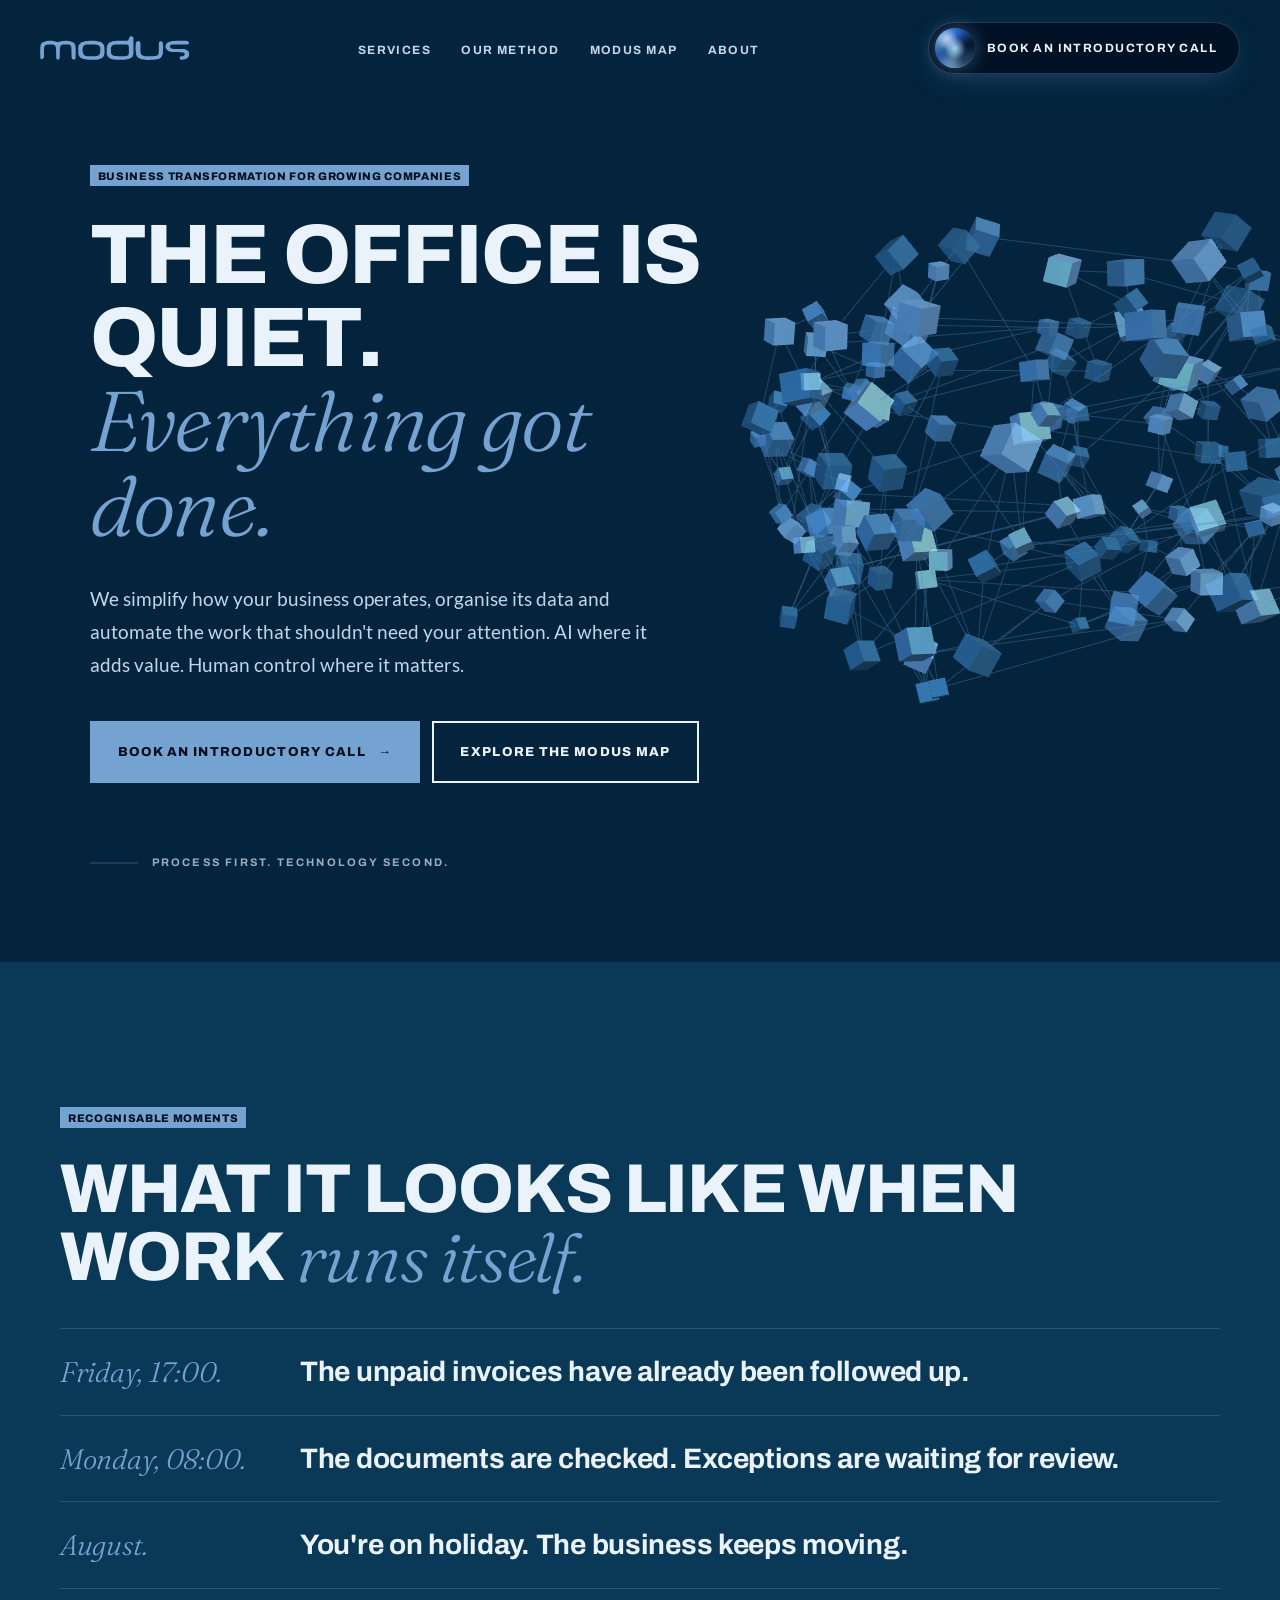
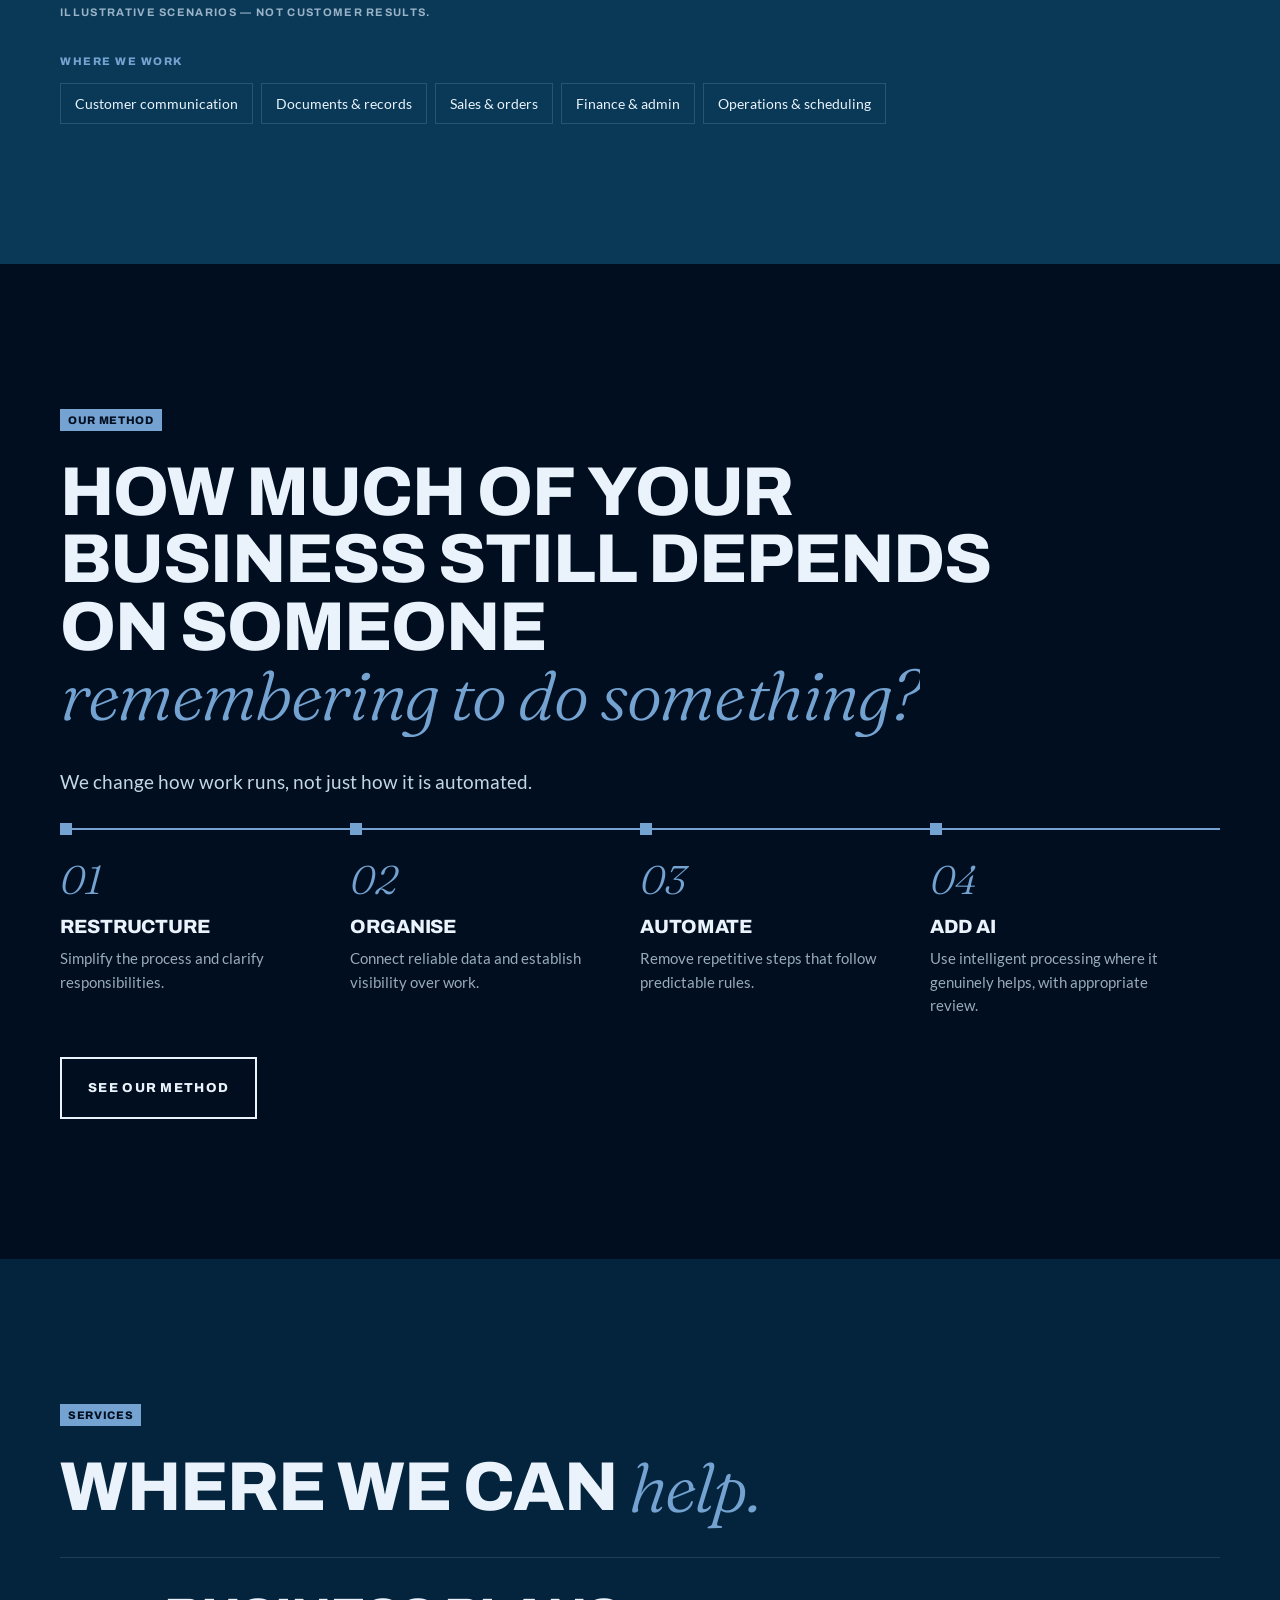
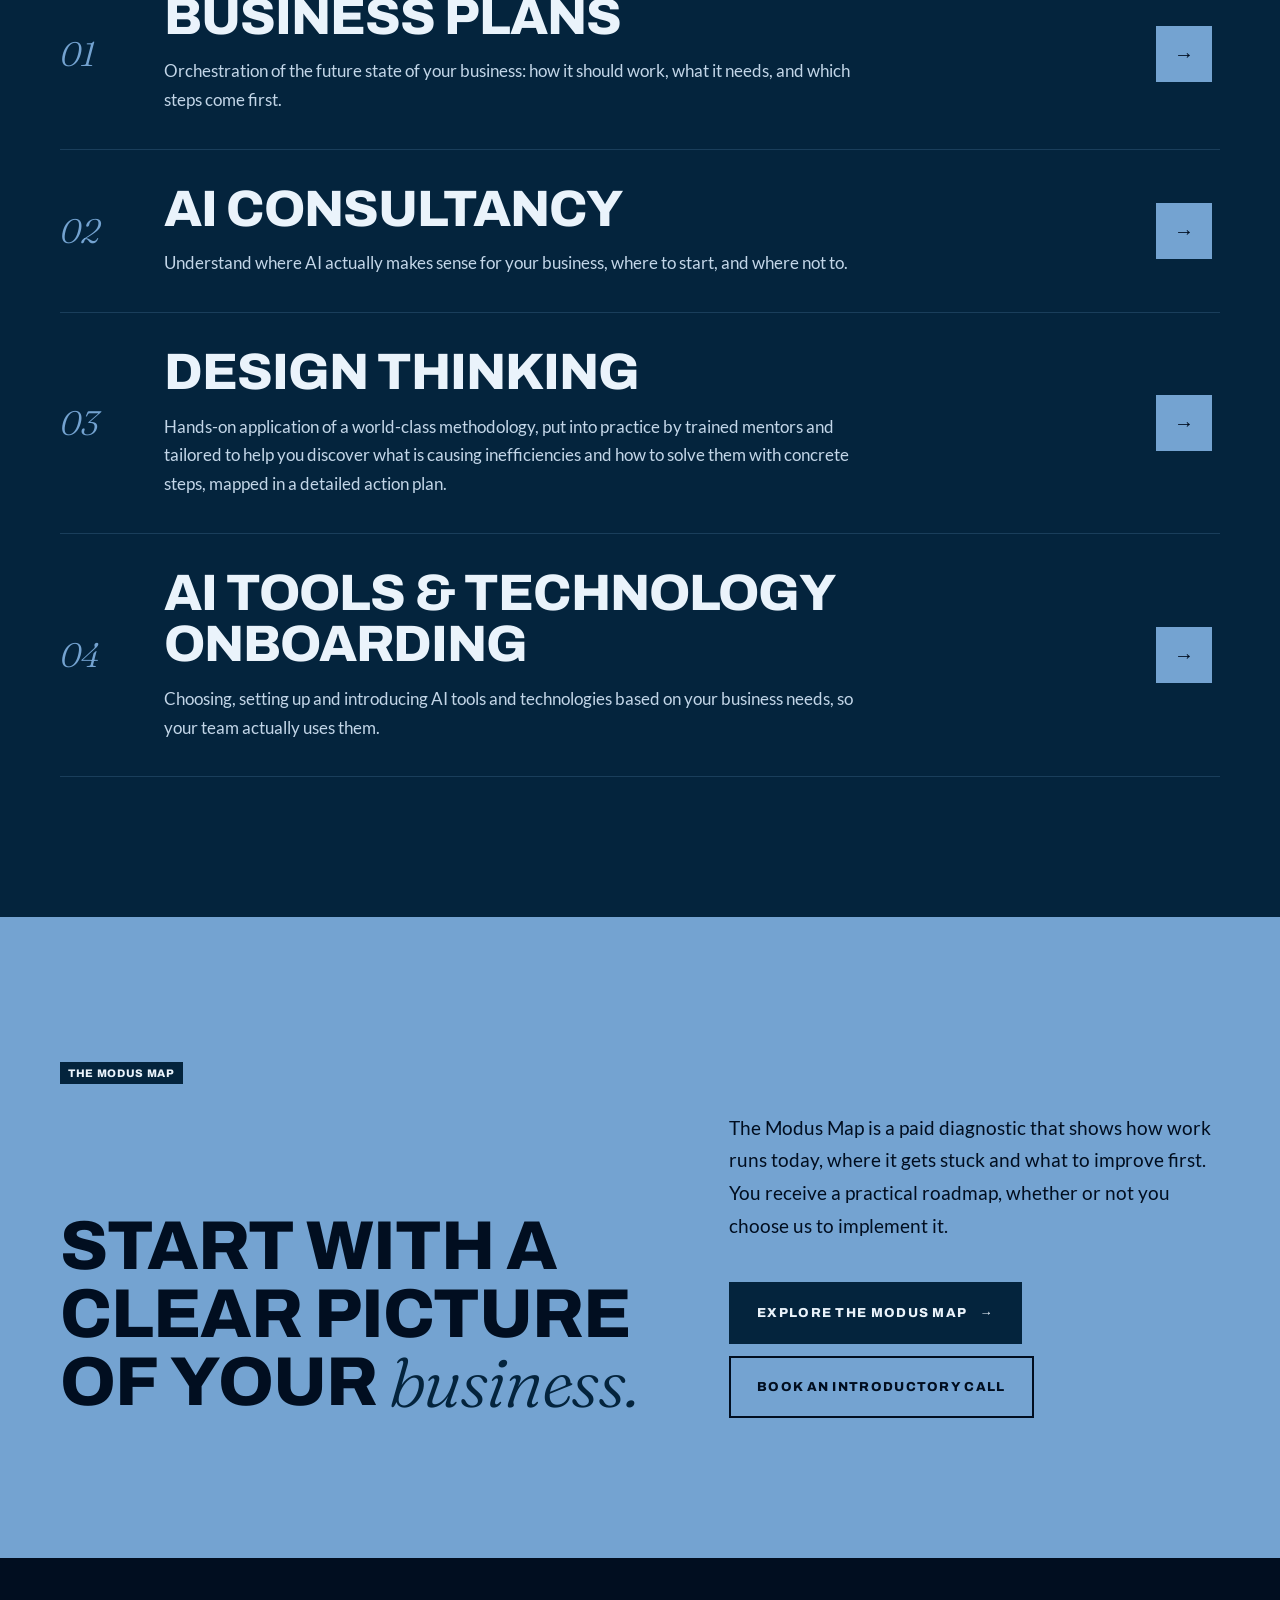
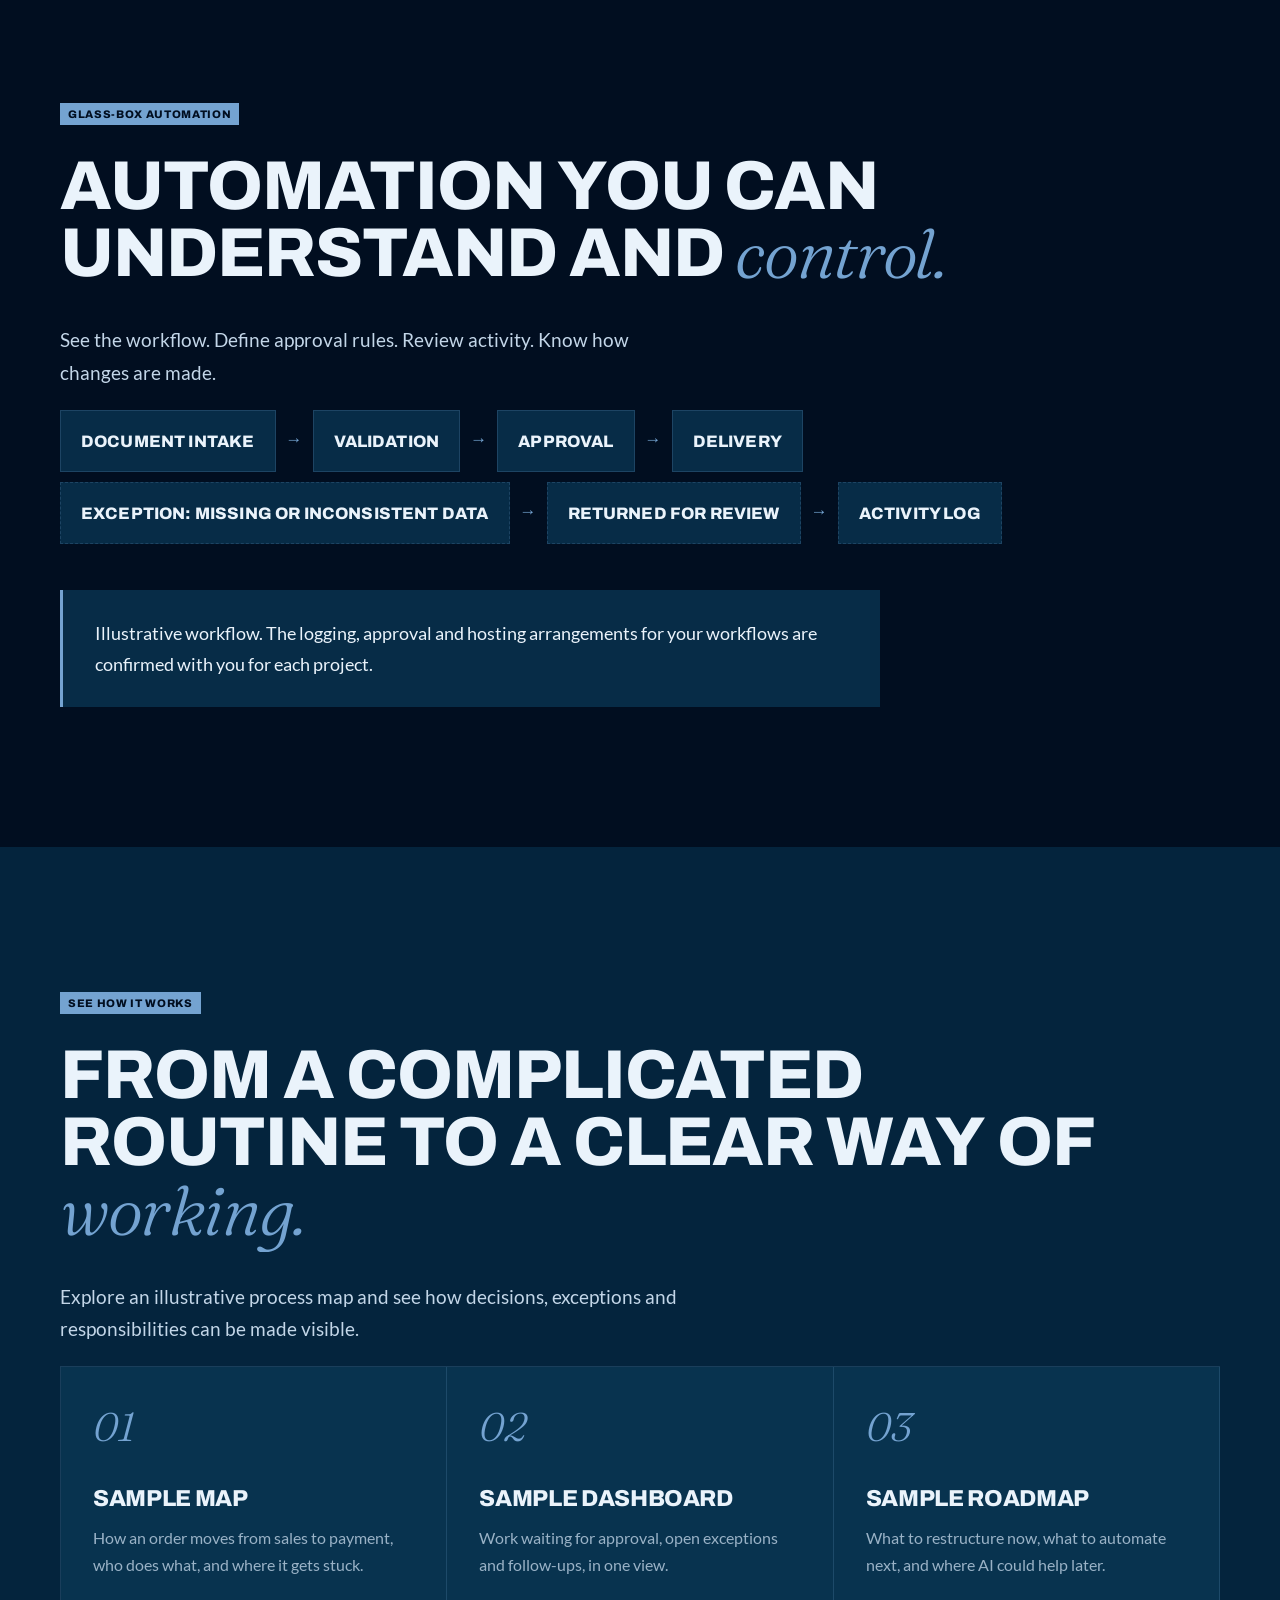
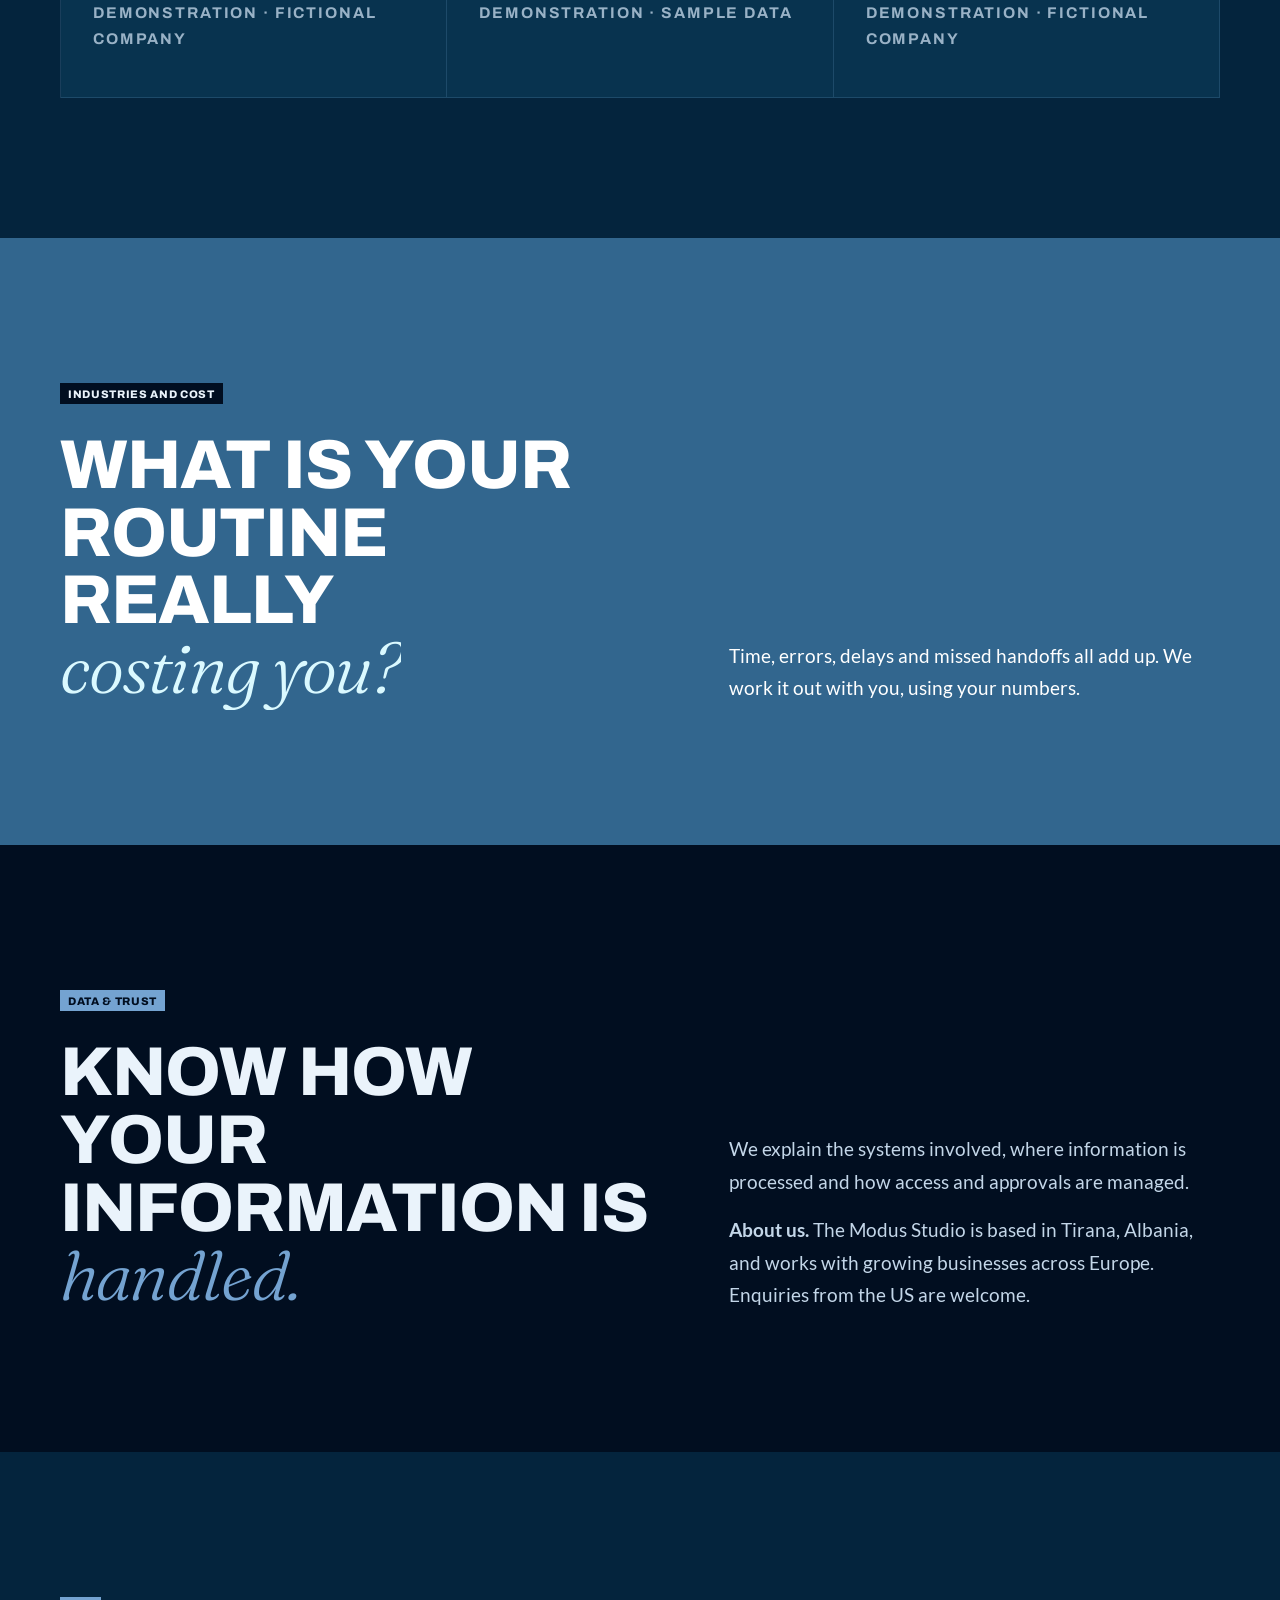
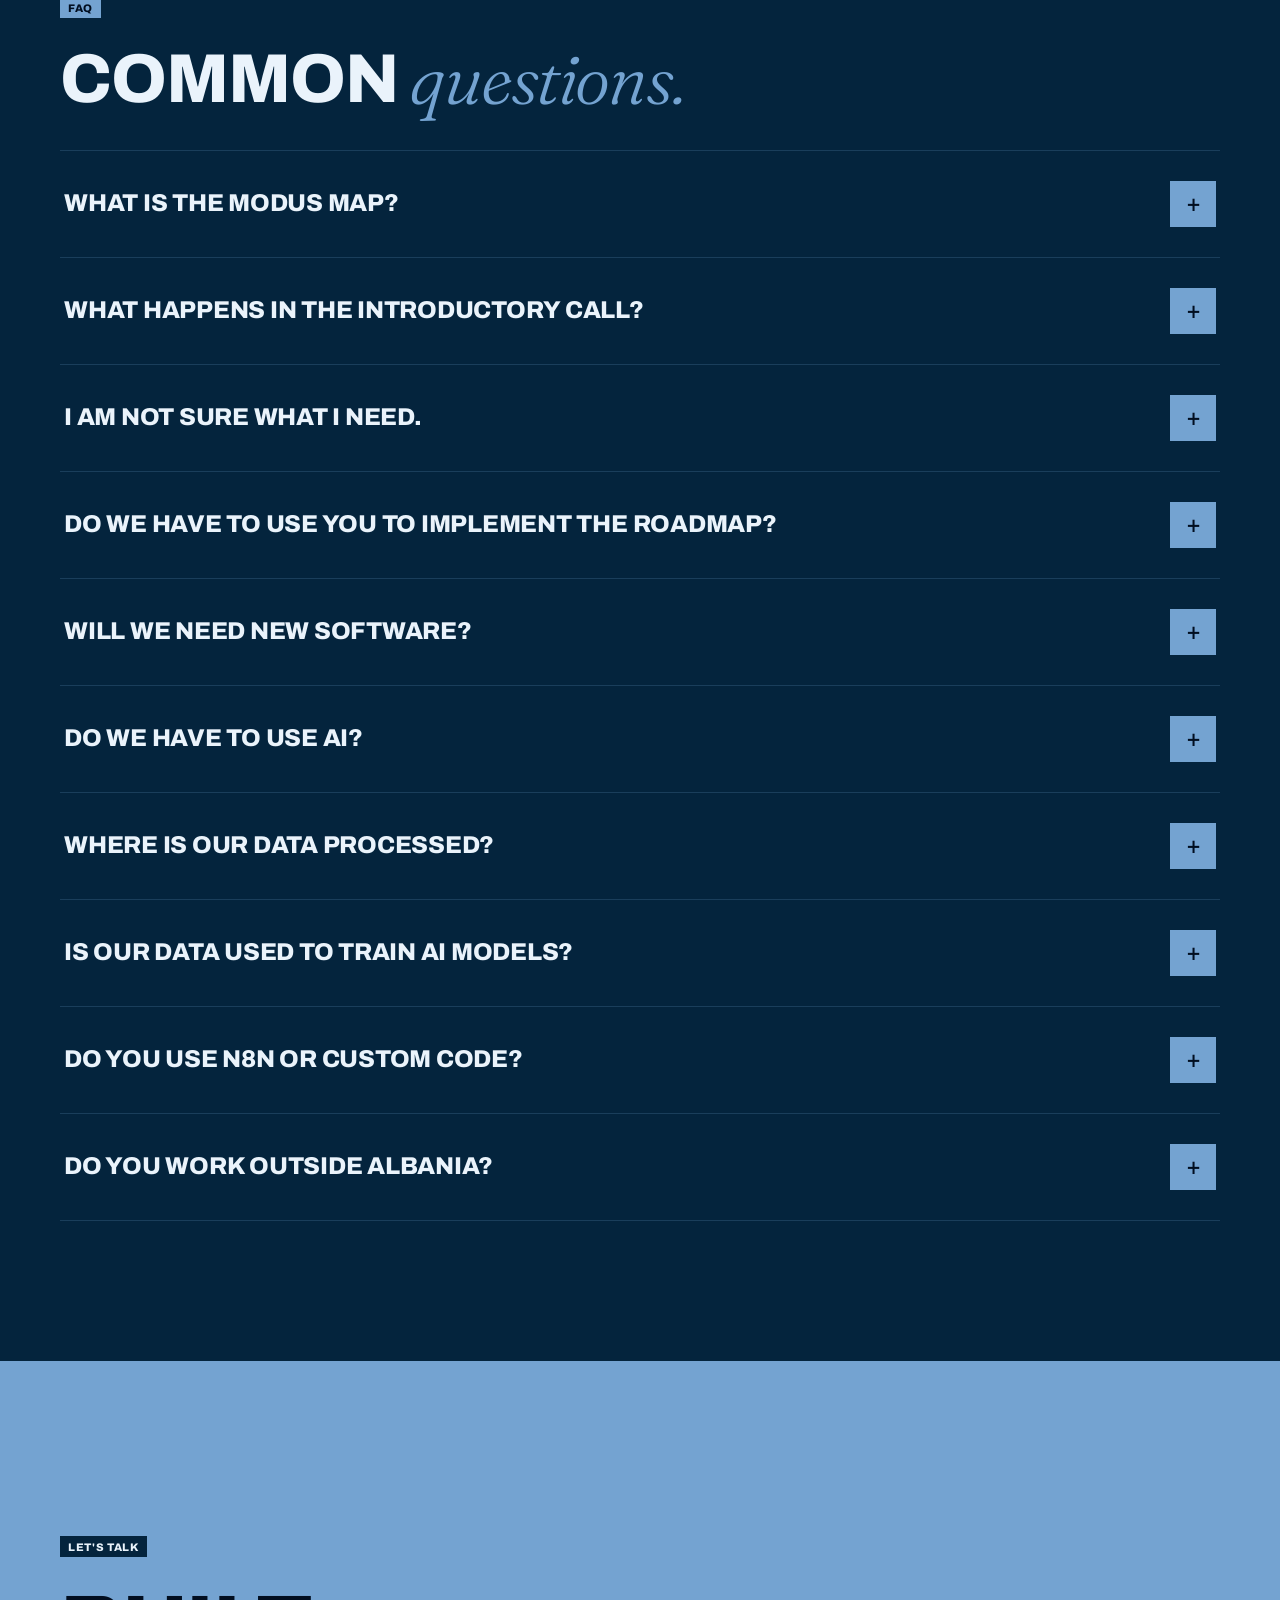
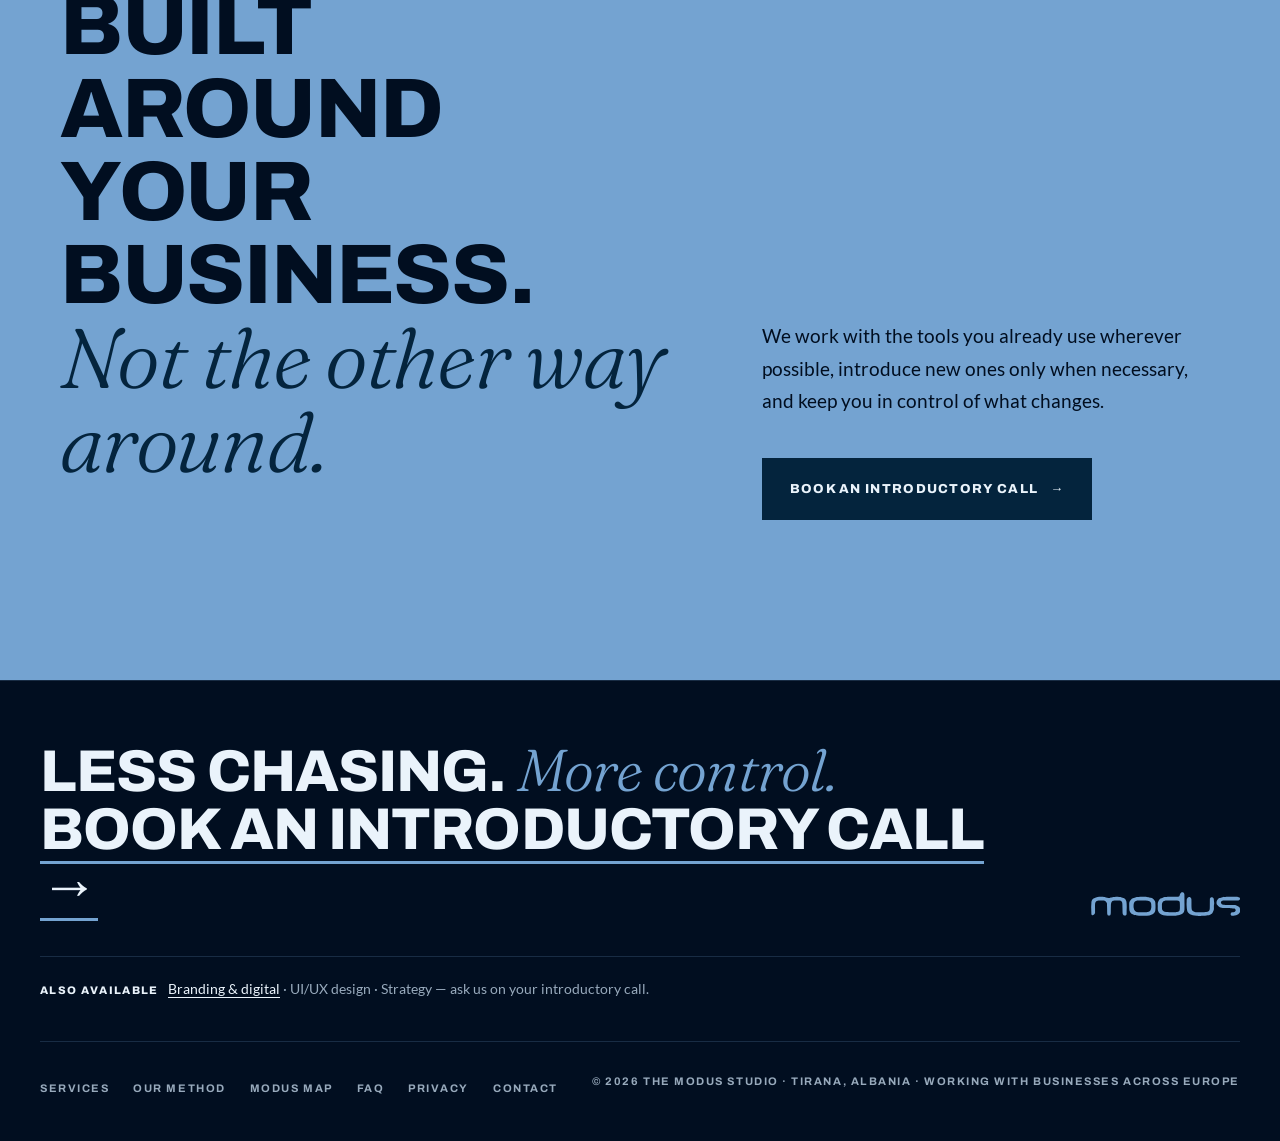
<file: index.html>
<!DOCTYPE html>
<html lang="en">
<head>
<meta charset="UTF-8">
<meta name="viewport" content="width=device-width, initial-scale=1.0">
<title>The Modus Studio | Business transformation for growing companies</title>
<meta name="description" content="We simplify how your business operates, organise its data and automate the work that shouldn't need your attention. AI where it adds value. Human control where it matters.">
<link rel="canonical" href="https://themodusstudio.com/">
<meta name="robots" content="index, follow">
<meta name="theme-color" content="#04243D">
<meta property="og:type" content="website">
<meta property="og:site_name" content="The Modus Studio">
<meta property="og:url" content="https://themodusstudio.com/">
<meta property="og:title" content="The Modus Studio | Business transformation for growing companies">
<meta property="og:description" content="We simplify how your business operates, organise its data and automate the work that shouldn't need your attention. AI where it adds value. Human control where it matters.">
<meta name="twitter:card" content="summary">
<link rel="icon" href="favicon.svg" type="image/svg+xml">
<link rel="preload" href="fonts/archivo-latin-800-normal.woff2" as="font" type="font/woff2" crossorigin>
<link rel="stylesheet" href="styles.css">
<script type="application/ld+json">{"@context": "https://schema.org", "@type": "ProfessionalService", "name": "The Modus Studio", "url": "https://themodusstudio.com/", "logo": "https://themodusstudio.com/favicon.svg", "slogan": "Less chasing. More control.", "description": "Business transformation studio for growing companies: process redesign, data organisation, automation and AI where it adds value.", "address": {"@type": "PostalAddress", "addressLocality": "Tirana", "addressCountry": "AL"}, "areaServed": "Europe"}</script><script type="application/ld+json">{"@context": "https://schema.org", "@type": "FAQPage", "mainEntity": [{"@type": "Question", "name": "What is the Modus Map?", "acceptedAnswer": {"@type": "Answer", "text": "A paid diagnostic that shows how work runs today, where it gets stuck and what to improve first. You receive a practical roadmap, whether or not you choose us to implement it."}}, {"@type": "Question", "name": "What happens in the introductory call?", "acceptedAnswer": {"@type": "Answer", "text": "We talk through how your business runs today and what you would like to change, and explain how the Modus Map works, so you can decide whether it is the right next step."}}, {"@type": "Question", "name": "I am not sure what I need.", "acceptedAnswer": {"@type": "Answer", "text": "That is fine. Book an introductory call and tell us what is not working. We will help you identify a sensible starting point."}}, {"@type": "Question", "name": "Do we have to use you to implement the roadmap?", "acceptedAnswer": {"@type": "Answer", "text": "No. The Modus Map is a standalone diagnostic. You receive the roadmap whether or not you choose us to implement it."}}, {"@type": "Question", "name": "Will we need new software?", "acceptedAnswer": {"@type": "Answer", "text": "We work with the tools you already use wherever possible and introduce new ones only when necessary. You stay in control of what changes."}}, {"@type": "Question", "name": "Do we have to use AI?", "acceptedAnswer": {"@type": "Answer", "text": "No. We restructure and organise first, automate steps that follow predictable rules, and add AI only where it genuinely helps, with appropriate review."}}, {"@type": "Question", "name": "Where is our data processed?", "acceptedAnswer": {"@type": "Answer", "text": "It depends on the systems involved in your project. Before anything goes live, we explain which systems and providers are used, where information is processed and how access and approvals are managed."}}, {"@type": "Question", "name": "Is our data used to train AI models?", "acceptedAnswer": {"@type": "Answer", "text": "Where an AI service is part of a workflow, we explain which provider is used and what its terms say about using data for training, so you can decide before it goes live."}}, {"@type": "Question", "name": "Do you use n8n or custom code?", "acceptedAnswer": {"@type": "Answer", "text": "Both, depending on the process. We use n8n where a visual, maintainable workflow fits, and custom code where a requirement calls for it. We explain the choice for each workflow."}}, {"@type": "Question", "name": "Do you work outside Albania?", "acceptedAnswer": {"@type": "Answer", "text": "Yes. We work remotely, with an initial focus on businesses across Europe. Enquiries from the US are welcome."}}]}</script>
</head>
<body class="theme-auto-navy" data-shape="sphere">
<svg width="0" height="0" style="position:absolute" aria-hidden="true"><symbol id="modus-logo" viewBox="0 0 411 66"><path fill="currentColor" fill-rule="evenodd" d="M294.7 65.7C294.4 65.6 292.4 65.3 290.1 65.1C281.9 64.5 277.1 63.3 272.3 60.9C270.1 59.9 269.0 58.9 267.5 56.9C264.4 52.7 263.5 48.8 263.0 37.5C262.8 34.3 262.8 31.2 262.9 30.8C263.0 30.3 263.1 27.9 263.1 25.4C263.2 20.4 263.4 19.5 265.2 16.8C266.7 14.6 268.8 13.6 271.4 13.9C273.3 14.2 275.4 16.5 276.0 19.2C276.2 20.0 276.3 24.0 276.3 30.6C276.2 45.8 276.7 49.3 279.0 51.5C280.0 52.5 282.2 53.8 283.8 54.4C286.8 55.6 288.6 55.8 301.4 55.7C311.9 55.7 313.8 55.7 316.6 55.3C322.8 54.4 325.2 52.7 326.3 48.3C326.8 46.5 326.8 45.4 326.8 32.5L326.9 18.6 L327.6 17.1C328.3 15.9 328.6 15.5 329.8 14.9C332.7 13.4 335.7 14.6 337.3 17.7C337.7 18.7 337.8 19.5 338.0 22.5C338.1 24.5 338.3 26.9 338.5 27.8C338.9 30.0 338.8 32.2 338.4 34.1C338.1 35.3 338.0 37.2 338.0 41.7L338.1 47.6 L337.3 49.9C336.8 51.1 336.3 52.6 336.1 53.2C335.5 55.2 334.0 57.9 333.0 58.8C331.2 60.6 323.9 64.0 321.9 64.0C321.5 64.0 319.8 64.2 318.1 64.5C316.0 64.9 313.2 65.1 308.6 65.2C305.1 65.4 301.7 65.6 301.3 65.7C300.1 66.1 295.3 66.1 294.7 65.7ZM134.8 65.5C134.5 65.4 133.3 65.2 132.1 65.1C125.4 64.6 121.5 64.1 119.6 63.4C119.1 63.2 118.5 63.0 118.3 63.0C118.1 63.0 117.6 62.8 117.2 62.6C116.7 62.4 115.5 61.9 114.5 61.5C112.1 60.5 110.5 59.2 108.8 56.9C107.2 54.8 106.2 52.8 105.8 51.0C105.4 49.4 105.1 42.6 105.1 35.1C105.2 29.5 105.3 28.3 106.7 25.6C107.4 24.2 111.2 19.3 112.2 18.4C113.6 17.3 116.1 16.3 119.9 15.5C121.2 15.2 122.9 14.8 123.5 14.6C125.3 14.0 133.5 13.5 141.6 13.4C147.9 13.3 149.8 13.4 153.1 13.8C155.3 14.1 157.5 14.4 158.0 14.5C158.5 14.6 159.5 14.8 160.2 14.9C162.8 15.2 166.9 16.3 168.6 17.2C170.2 17.9 170.7 18.3 172.6 20.7C175.3 23.9 175.6 24.2 176.2 26.1C177.0 28.4 177.0 28.5 177.3 34.9C177.5 39.4 177.5 41.9 177.3 45.1C176.7 52.7 176.4 54.1 174.1 56.8C170.0 61.8 163.7 64.4 153.6 65.0C151.6 65.1 149.5 65.3 149.0 65.4C147.9 65.6 135.4 65.7 134.8 65.5ZM218.5 65.5C205.6 65.1 199.8 64.4 194.9 62.4C189.0 60.1 187.0 58.3 184.9 53.2C183.7 50.2 183.4 47.8 183.6 42.2C183.7 39.6 183.7 36.4 183.5 35.2C183.1 30.3 184.9 24.7 188.7 19.9C190.3 17.8 191.6 17.1 197.5 15.5C204.1 13.7 207.6 13.5 226.5 13.4C232.9 13.3 238.7 13.2 239.5 13.1C242.5 12.7 243.6 11.5 244.4 7.7C245.0 4.8 245.4 4.1 247.6 2.1C248.8 0.9 250.0 0.6 252.1 0.9C253.2 1.0 253.5 1.2 254.6 2.3C255.7 3.4 256.2 4.4 256.8 6.1C257.1 7.1 257.3 44.4 257.0 48.4C256.7 51.8 256.2 53.7 254.9 56.0C253.3 58.6 251.8 59.9 248.4 61.4C248.0 61.6 247.1 61.9 246.5 62.2C244.5 63.1 241.7 63.9 239.6 64.2C238.5 64.4 237.3 64.6 236.9 64.6C236.2 64.7 230.9 65.2 226.2 65.6C225.6 65.6 222.1 65.6 218.5 65.5ZM387.2 65.0C384.4 64.4 383.2 61.4 384.6 58.7C385.6 57.0 386.6 56.3 389.0 55.9C393.7 55.1 395.4 54.4 396.7 52.8C398.4 50.9 398.4 49.0 396.7 47.2C395.8 46.1 395.6 46.0 393.9 45.7C392.9 45.4 391.1 45.2 389.8 45.1C388.4 45.0 386.6 44.8 385.6 44.6C384.2 44.3 381.5 44.1 372.4 44.0C361.9 43.8 360.7 43.8 359.0 43.3C355.0 42.2 353.4 41.3 349.9 38.3C346.1 35.1 345.2 33.3 345.2 29.6C345.2 26.3 345.9 24.3 348.4 20.8C349.8 18.7 351.5 17.3 353.1 16.8C355.7 16.0 359.6 15.0 360.1 15.0C360.4 15.0 361.3 14.8 362.0 14.6C364.9 13.9 370.9 13.5 385.9 13.4C399.2 13.3 400.9 13.3 403.8 13.7C407.4 14.2 408.3 14.7 409.4 16.8C410.1 18.1 410.1 19.7 409.3 20.7C408.6 21.7 406.7 22.9 405.5 23.1C404.9 23.2 395.5 23.3 384.8 23.4C364.1 23.4 362.2 23.5 360.1 24.6C358.8 25.2 358.3 25.7 357.7 26.8C357.1 27.9 357.1 28.5 357.7 30.2C358.2 31.9 359.7 33.6 361.2 34.4C363.1 35.3 365.9 35.5 381.6 35.7L396.4 35.9 L398.5 36.6C402.3 37.8 406.6 40.2 408.0 42.0C409.8 44.3 410.8 49.1 410.3 52.7C409.9 55.3 409.0 57.0 407.0 59.0C404.4 61.6 400.7 63.3 395.1 64.5C392.3 65.1 388.6 65.3 387.2 65.0ZM47.9 64.7C46.1 64.0 45.2 62.7 44.7 60.2C44.5 59.2 44.4 53.9 44.3 45.1C44.1 36.8 44.0 31.3 43.8 30.9C42.8 27.9 41.1 25.7 39.0 24.6C37.5 23.9 33.7 23.5 27.5 23.5C16.4 23.5 13.6 24.7 11.7 30.0C11.2 31.6 11.2 32.0 11.1 44.9L11.1 58.1 L10.4 59.4C8.3 63.3 4.7 65.1 2.5 63.3C1.0 62.1 1.0 61.8 0.9 54.1C0.8 50.3 0.7 46.5 0.6 45.6C0.5 44.8 0.4 42.5 0.5 40.5C0.7 38.5 0.8 34.5 1.0 31.6C1.2 26.2 1.4 25.2 2.6 22.6C4.0 19.9 6.2 17.7 8.6 16.9C16.7 13.9 21.3 13.1 29.5 13.3C33.9 13.4 38.5 13.9 39.3 14.4C40.3 15.0 48.4 16.7 50.4 16.7C51.3 16.7 53.9 16.1 56.1 15.3C58.3 14.5 59.9 14.2 62.1 14.0C63.5 13.9 65.4 13.6 66.2 13.5C69.8 12.9 79.8 13.7 84.2 14.9C88.4 16.0 89.1 16.2 89.6 16.5C93.8 18.4 94.2 18.8 96.5 23.9C96.6 24.1 97.0 25.3 97.3 26.4C98.0 29.1 98.5 39.4 98.2 45.5C98.1 47.9 98.0 52.4 98.0 55.5C98.0 60.9 98.0 61.2 97.4 62.3C96.5 63.9 94.8 64.8 92.5 64.8C91.0 64.8 90.7 64.7 89.7 64.1C88.4 63.2 87.3 61.3 87.0 59.2C86.8 58.3 86.7 52.6 86.6 45.6C86.5 30.1 86.3 28.0 84.0 25.8C82.4 24.4 81.5 24.1 76.9 23.6C73.2 23.3 72.0 23.2 68.4 23.5C61.9 23.9 60.4 24.1 59.3 24.8C57.6 25.9 56.6 27.5 55.6 30.5C55.0 32.2 54.9 33.0 54.7 38.5C54.6 41.9 54.5 47.7 54.5 51.4C54.5 59.4 54.3 61.6 53.2 63.0C52.8 63.5 52.2 64.2 51.9 64.4C51.1 64.9 49.1 65.1 47.9 64.7ZM156.1 55.3C159.5 54.3 161.9 52.8 163.2 51.0C164.0 49.8 164.7 47.6 165.2 45.1C165.4 44.3 165.7 43.1 165.8 42.5C166.1 40.9 165.8 33.5 165.3 31.6C163.8 25.8 159.1 23.4 149.9 23.5C148.1 23.6 142.7 23.5 138.0 23.4C130.9 23.3 129.0 23.4 127.1 23.7C121.9 24.6 118.7 27.4 117.6 32.1C117.4 32.9 117.2 35.3 117.1 37.4C117.0 40.8 117.0 41.4 117.6 44.3C118.0 46.1 118.4 47.7 118.5 48.0C118.6 48.2 119.0 49.0 119.4 49.8C120.2 51.6 122.0 53.2 124.0 54.2C126.7 55.6 131.5 56.0 145.5 55.9C153.6 55.8 154.5 55.7 156.1 55.3ZM236.6 55.2C240.7 54.5 242.0 53.7 243.4 50.9C244.4 49.0 244.6 47.0 244.5 38.9C244.5 30.4 244.2 27.7 243.3 26.2C242.3 24.6 241.4 24.1 239.1 23.8C236.9 23.5 206.6 23.6 203.6 23.9C199.4 24.3 196.6 27.0 195.4 31.7C195.0 33.0 195.0 34.4 195.1 40.0C195.2 46.2 195.2 46.7 195.7 48.0C197.4 52.0 201.0 54.5 206.3 55.3C208.1 55.6 211.6 55.7 221.2 55.7C232.7 55.7 233.9 55.7 236.6 55.2Z"/></symbol></svg>

<div class="loader" id="loader" aria-hidden="true">
  <div class="lg"><svg class="base" viewBox="0 0 411 66"><use href="#modus-logo"/></svg><svg class="fill" id="loaderFill" viewBox="0 0 411 66"><use href="#modus-logo"/></svg></div>
  <span class="cap">Less chasing · More control</span>
  <span class="pct" id="loaderPct">0%</span>
</div>

<canvas id="stage" aria-hidden="true"></canvas>

<header class="hdr">
  <a href="index.html" class="logo" aria-label="The Modus Studio — home"><svg viewBox="0 0 411 66"><use href="#modus-logo"/></svg></a>
  <ul class="nav"><li><a href="index.html#services">Services</a></li><li><a href="our-approach.html">Our Method</a></li><li><a href="map.html">Modus Map</a></li><li><a href="index.html#about">About</a></li></ul>
  <a href="contact.html" class="talk orb-btn"><span class="orb" aria-hidden="true"><i></i></span><span class="lbl">Book an introductory call</span></a>
  <button class="menu-btn" id="menuBtn" aria-expanded="false" aria-controls="menu"><span class="o">Menu</span><span class="c">Close</span></button>
</header>
<div class="menu" id="menu"><nav aria-label="Mobile"><a href="index.html">Home</a><a href="index.html#services">Services</a><a href="our-approach.html">Our Method</a><a href="map.html">Modus Map</a><a href="index.html#about">About</a><a href="contact.html"><em>Book an introductory call</em></a></nav><p class="menu-foot">The Modus Studio · Tirana, Albania · Working across Europe</p></div>

<main>
<section class="hero">
  <div class="wrap">
    <div class="tag rv">Business transformation for growing companies</div>
    <h1 class="split">The office is quiet. <em>Everything got done.</em></h1>
    <p class="lead rv">We simplify how your business operates, organise its data and automate the work that shouldn't need your attention. AI where it adds value. Human control where it matters.</p>
    <div class="ctas rv"><a href="contact.html" class="btn btn-fill">Book an introductory call <span class="ar">→</span></a><a href="map.html" class="btn btn-line">Explore the Modus Map</a></div>
    <div class="scroll-cue rv"><i></i>Process first. Technology second.</div>
  </div>
</section>

<section class="s-card">
  <div class="wrap">
    <div class="tag">Recognisable moments</div>
    <h2 class="h2 split">What it looks like when work <em>runs itself.</em></h2>
    <ul class="outcomes moments rv">
      <li><span>Friday, 17:00.</span>The unpaid invoices have already been followed up.</li>
      <li><span>Monday, 08:00.</span>The documents are checked. Exceptions are waiting for review.</li>
      <li><span>August.</span>You're on holiday. The business keeps moving.</li>
    </ul>
    <p class="demo rv">Illustrative scenarios — not customer results.</p>
    <div class="deliv rv"><small>Where we work</small><div class="chips"><span>Customer communication</span><span>Documents &amp; records</span><span>Sales &amp; orders</span><span>Finance &amp; admin</span><span>Operations &amp; scheduling</span></div></div>
  </div>
</section>

<section id="method" class="s-black">
  <div class="wrap">
    <div class="tag">Our method</div>
    <h2 class="h2 split">How much of your business still depends on someone <em>remembering to do something?</em></h2>
    <p class="lead rv">We change how work runs, not just how it is automated.</p>
    <ol class="flow">
      <li><span class="k">01</span><b>Restructure</b><p>Simplify the process and clarify responsibilities.</p></li>
      <li><span class="k">02</span><b>Organise</b><p>Connect reliable data and establish visibility over work.</p></li>
      <li><span class="k">03</span><b>Automate</b><p>Remove repetitive steps that follow predictable rules.</p></li>
      <li><span class="k">04</span><b>Add AI</b><p>Use intelligent processing where it genuinely helps, with appropriate review.</p></li>
    </ol>
    <div class="ctas rv"><a href="our-approach.html" class="btn btn-line">See our method</a></div>
  </div>
</section>

<section id="services">
  <div class="wrap">
    <div class="tag">Services</div>
    <h2 class="h2 split">Where we can <em>help.</em></h2>
    <ol class="svc-list">
      <li class="svc rv"><span class="n">01</span><div class="t"><h3><span class="tx">Business plans</span><span class="it">business plans</span></h3><p>Orchestration of the future state of your business: how it should work, what it needs, and which steps come first.</p></div><a class="go" href="contact.html" aria-label="Book an introductory call about business plans">→</a></li>
      <li class="svc rv"><span class="n">02</span><div class="t"><h3><span class="tx">AI consultancy</span><span class="it">AI consultancy</span></h3><p>Understand where AI actually makes sense for your business, where to start, and where not to.</p></div><a class="go" href="contact.html" aria-label="Book an introductory call about AI consultancy">→</a></li>
      <li class="svc rv"><span class="n">03</span><div class="t"><h3><span class="tx">Design thinking</span><span class="it">design thinking</span></h3><p>Hands-on application of a world-class methodology, put into practice by trained mentors and tailored to help you discover what is causing inefficiencies and how to solve them with concrete steps, mapped in a detailed action plan.</p></div><a class="go" href="contact.html" aria-label="Book an introductory call about design thinking">→</a></li>
      <li class="svc rv"><span class="n">04</span><div class="t"><h3><span class="tx">AI tools &amp; technology onboarding</span><span class="it">AI tools &amp; technology onboarding</span></h3><p>Choosing, setting up and introducing AI tools and technologies based on your business needs, so your team actually uses them.</p></div><a class="go" href="contact.html" aria-label="Book an introductory call about AI tools onboarding">→</a></li>
    </ol>
  </div>
</section>

<section class="s-light">
  <div class="wrap">
    <div class="tag">The Modus Map</div>
    <div class="split2">
      <h2 class="h2 split">Start with a clear picture of your <em>business.</em></h2>
      <div>
        <p class="lead rv">The Modus Map is a paid diagnostic that shows how work runs today, where it gets stuck and what to improve first. You receive a practical roadmap, whether or not you choose us to implement it.</p>
        <div class="ctas rv"><a href="map.html" class="btn btn-fill">Explore the Modus Map <span class="ar">→</span></a><a href="contact.html" class="btn btn-line">Book an introductory call</a></div>
      </div>
    </div>
  </div>
</section>

<section class="s-black">
  <div class="wrap">
    <div class="tag">Glass-box automation</div>
    <h2 class="h2 split">Automation you can understand and <em>control.</em></h2>
    <p class="lead rv">See the workflow. Define approval rules. Review activity. Know how changes are made.</p>
    <div class="chain rv"><span>Document intake</span><i>→</i><span>Validation</span><i>→</i><span>Approval</span><i>→</i><span>Delivery</span></div>
    <div class="chain exc rv"><span>Exception: missing or inconsistent data</span><i>→</i><span>Returned for review</span><i>→</i><span>Activity log</span></div>
    <p class="note rv">Illustrative workflow. The logging, approval and hosting arrangements for your workflows are confirmed with you for each project.</p>
  </div>
</section>

<section>
  <div class="wrap">
    <div class="tag">See how it works</div>
    <h2 class="h2 split">From a complicated routine to a clear way of <em>working.</em></h2>
    <p class="lead rv">Explore an illustrative process map and see how decisions, exceptions and responsibilities can be made visible.</p>
    <div class="grid g3 rv">
      <a class="card" href="map.html#sample"><div class="n">01</div><h3>Sample Map</h3><p>How an order moves from sales to payment, who does what, and where it gets stuck.</p><p class="demo">Demonstration · fictional company</p></a>
      <div class="card"><div class="n">02</div><h3>Sample dashboard</h3><p>Work waiting for approval, open exceptions and follow-ups, in one view.</p><p class="demo">Demonstration · sample data</p></div>
      <div class="card"><div class="n">03</div><h3>Sample roadmap</h3><p>What to restructure now, what to automate next, and where AI could help later.</p><p class="demo">Demonstration · fictional company</p></div>
    </div>
  </div>
</section>

<section class="s-deep">
  <div class="wrap">
    <div class="tag">Industries and cost</div>
    <div class="split2">
      <h2 class="h2 split">What is your routine really <em>costing you?</em></h2>
      <p class="lead rv">Time, errors, delays and missed handoffs all add up. We work it out with you, using your numbers.</p>
    </div>
  </div>
</section>

<section id="about" class="s-black">
  <div class="wrap">
    <div class="tag">Data &amp; trust</div>
    <div class="split2">
      <h2 class="h2 split">Know how your information is <em>handled.</em></h2>
      <div>
        <p class="lead rv">We explain the systems involved, where information is processed and how access and approvals are managed.</p>
        <p class="lead rv"><strong>About us.</strong> The Modus Studio is based in Tirana, Albania, and works with growing businesses across Europe. Enquiries from the US are welcome.</p>
      </div>
    </div>
  </div>
</section>

<section id="faq">
  <div class="wrap">
    <div class="tag">FAQ</div>
    <h2 class="h2 split">Common <em>questions.</em></h2>
    <div class="faq rv"><div class="faq-item"><button class="faq-q" aria-expanded="false">What is the Modus Map?<span class="ic">+</span></button><div class="faq-a"><p>A paid diagnostic that shows how work runs today, where it gets stuck and what to improve first. You receive a practical roadmap, whether or not you choose us to implement it.</p></div></div><div class="faq-item"><button class="faq-q" aria-expanded="false">What happens in the introductory call?<span class="ic">+</span></button><div class="faq-a"><p>We talk through how your business runs today and what you would like to change, and explain how the Modus Map works, so you can decide whether it is the right next step.</p></div></div><div class="faq-item"><button class="faq-q" aria-expanded="false">I am not sure what I need.<span class="ic">+</span></button><div class="faq-a"><p>That is fine. Book an introductory call and tell us what is not working. We will help you identify a sensible starting point.</p></div></div><div class="faq-item"><button class="faq-q" aria-expanded="false">Do we have to use you to implement the roadmap?<span class="ic">+</span></button><div class="faq-a"><p>No. The Modus Map is a standalone diagnostic. You receive the roadmap whether or not you choose us to implement it.</p></div></div><div class="faq-item"><button class="faq-q" aria-expanded="false">Will we need new software?<span class="ic">+</span></button><div class="faq-a"><p>We work with the tools you already use wherever possible and introduce new ones only when necessary. You stay in control of what changes.</p></div></div><div class="faq-item"><button class="faq-q" aria-expanded="false">Do we have to use AI?<span class="ic">+</span></button><div class="faq-a"><p>No. We restructure and organise first, automate steps that follow predictable rules, and add AI only where it genuinely helps, with appropriate review.</p></div></div><div class="faq-item"><button class="faq-q" aria-expanded="false">Where is our data processed?<span class="ic">+</span></button><div class="faq-a"><p>It depends on the systems involved in your project. Before anything goes live, we explain which systems and providers are used, where information is processed and how access and approvals are managed.</p></div></div><div class="faq-item"><button class="faq-q" aria-expanded="false">Is our data used to train AI models?<span class="ic">+</span></button><div class="faq-a"><p>Where an AI service is part of a workflow, we explain which provider is used and what its terms say about using data for training, so you can decide before it goes live.</p></div></div><div class="faq-item"><button class="faq-q" aria-expanded="false">Do you use n8n or custom code?<span class="ic">+</span></button><div class="faq-a"><p>Both, depending on the process. We use n8n where a visual, maintainable workflow fits, and custom code where a requirement calls for it. We explain the choice for each workflow.</p></div></div><div class="faq-item"><button class="faq-q" aria-expanded="false">Do you work outside Albania?<span class="ic">+</span></button><div class="faq-a"><p>Yes. We work remotely, with an initial focus on businesses across Europe. Enquiries from the US are welcome.</p></div></div></div>
  </div>
</section>
<section class="final s-light">
  <div class="wrap final-box">
    <div><div class="tag">Let's talk</div><h2 class="h2 split">Built around your business. <em>Not the other way around.</em></h2></div>
    <div><p class="lead rv">We work with the tools you already use wherever possible, introduce new ones only when necessary, and keep you in control of what changes.</p><div class="ctas rv"><a href="contact.html" class="btn btn-fill">Book an introductory call <span class="ar">→</span></a></div></div>
  </div>
</section>
</main>

<footer>
  <p class="foot-cta">Less chasing. <em>More control.</em><br><a href="contact.html">Book an introductory call →</a></p>
  <a href="index.html" class="foot-logo" aria-label="The Modus Studio"><svg viewBox="0 0 411 66"><use href="#modus-logo"/></svg></a>
  <p class="also"><b>Also available</b><a href="branding-digital.html">Branding &amp; digital</a> · UI/UX design · Strategy — ask us on your introductory call.</p>
  <div class="foot-bottom">
    <ul class="foot-links"><li><a href="index.html#services">Services</a></li><li><a href="our-approach.html">Our Method</a></li><li><a href="map.html">Modus Map</a></li><li><a href="index.html#faq">FAQ</a></li><li><a href="privacy.html">Privacy</a></li><li><a href="contact.html">Contact</a></li></ul>
    <p>© 2026 The Modus Studio · Tirana, Albania · Working with businesses across Europe</p>
  </div>
</footer>

<script src="js/three.min.js"></script>
<script src="site.js"></script>
</body>
</html>
</file>
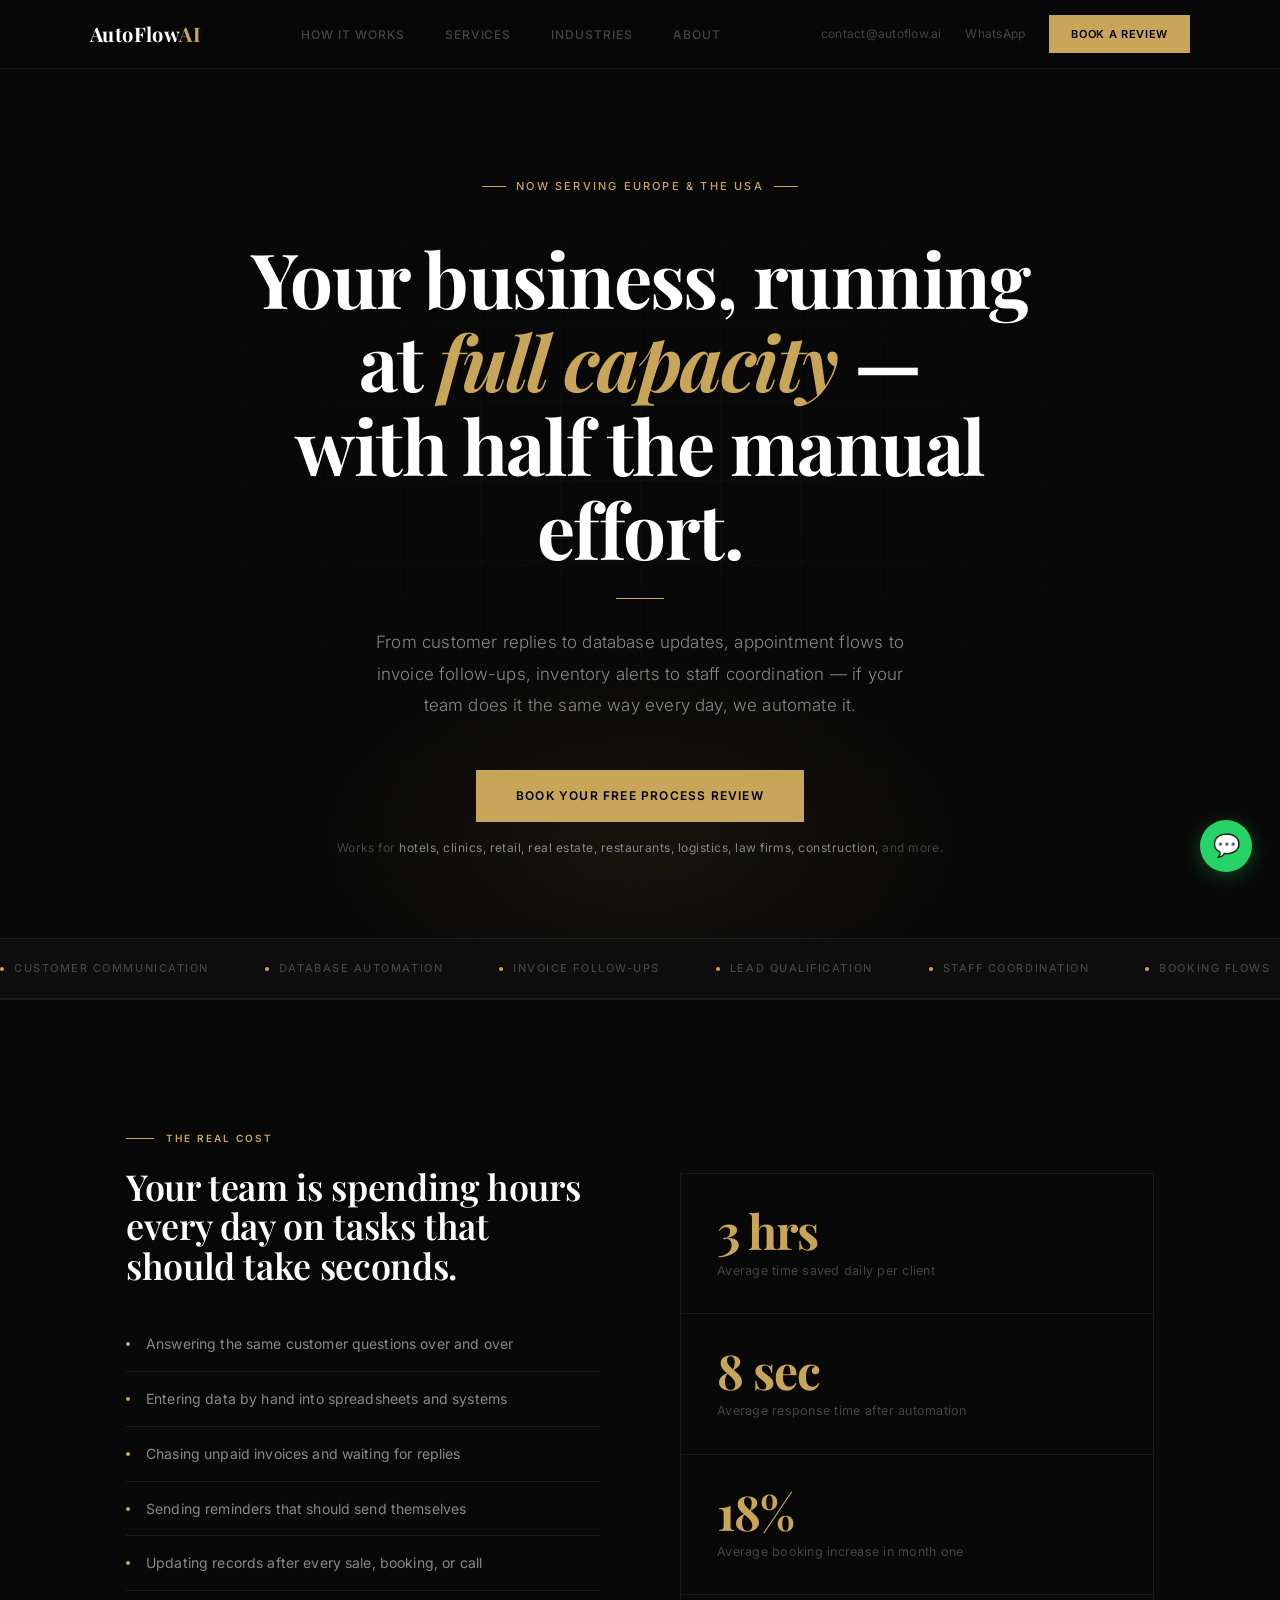
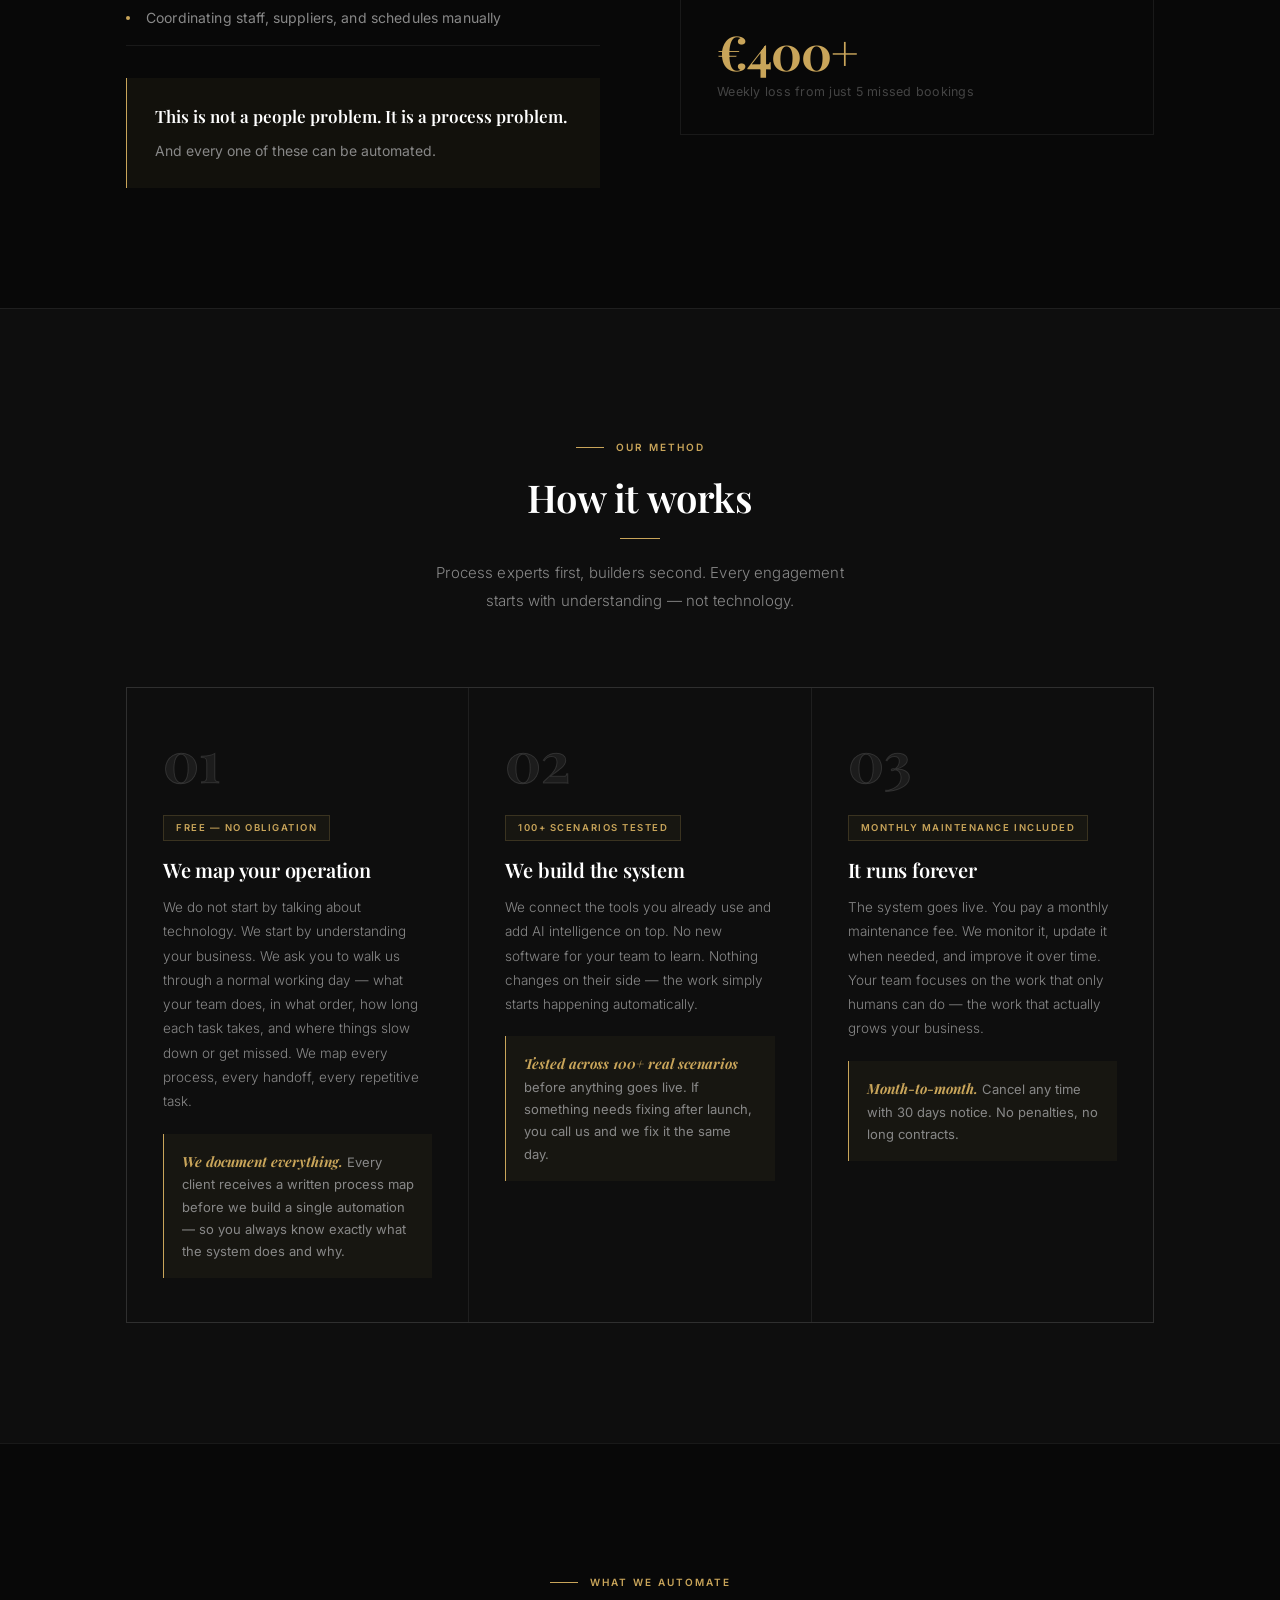
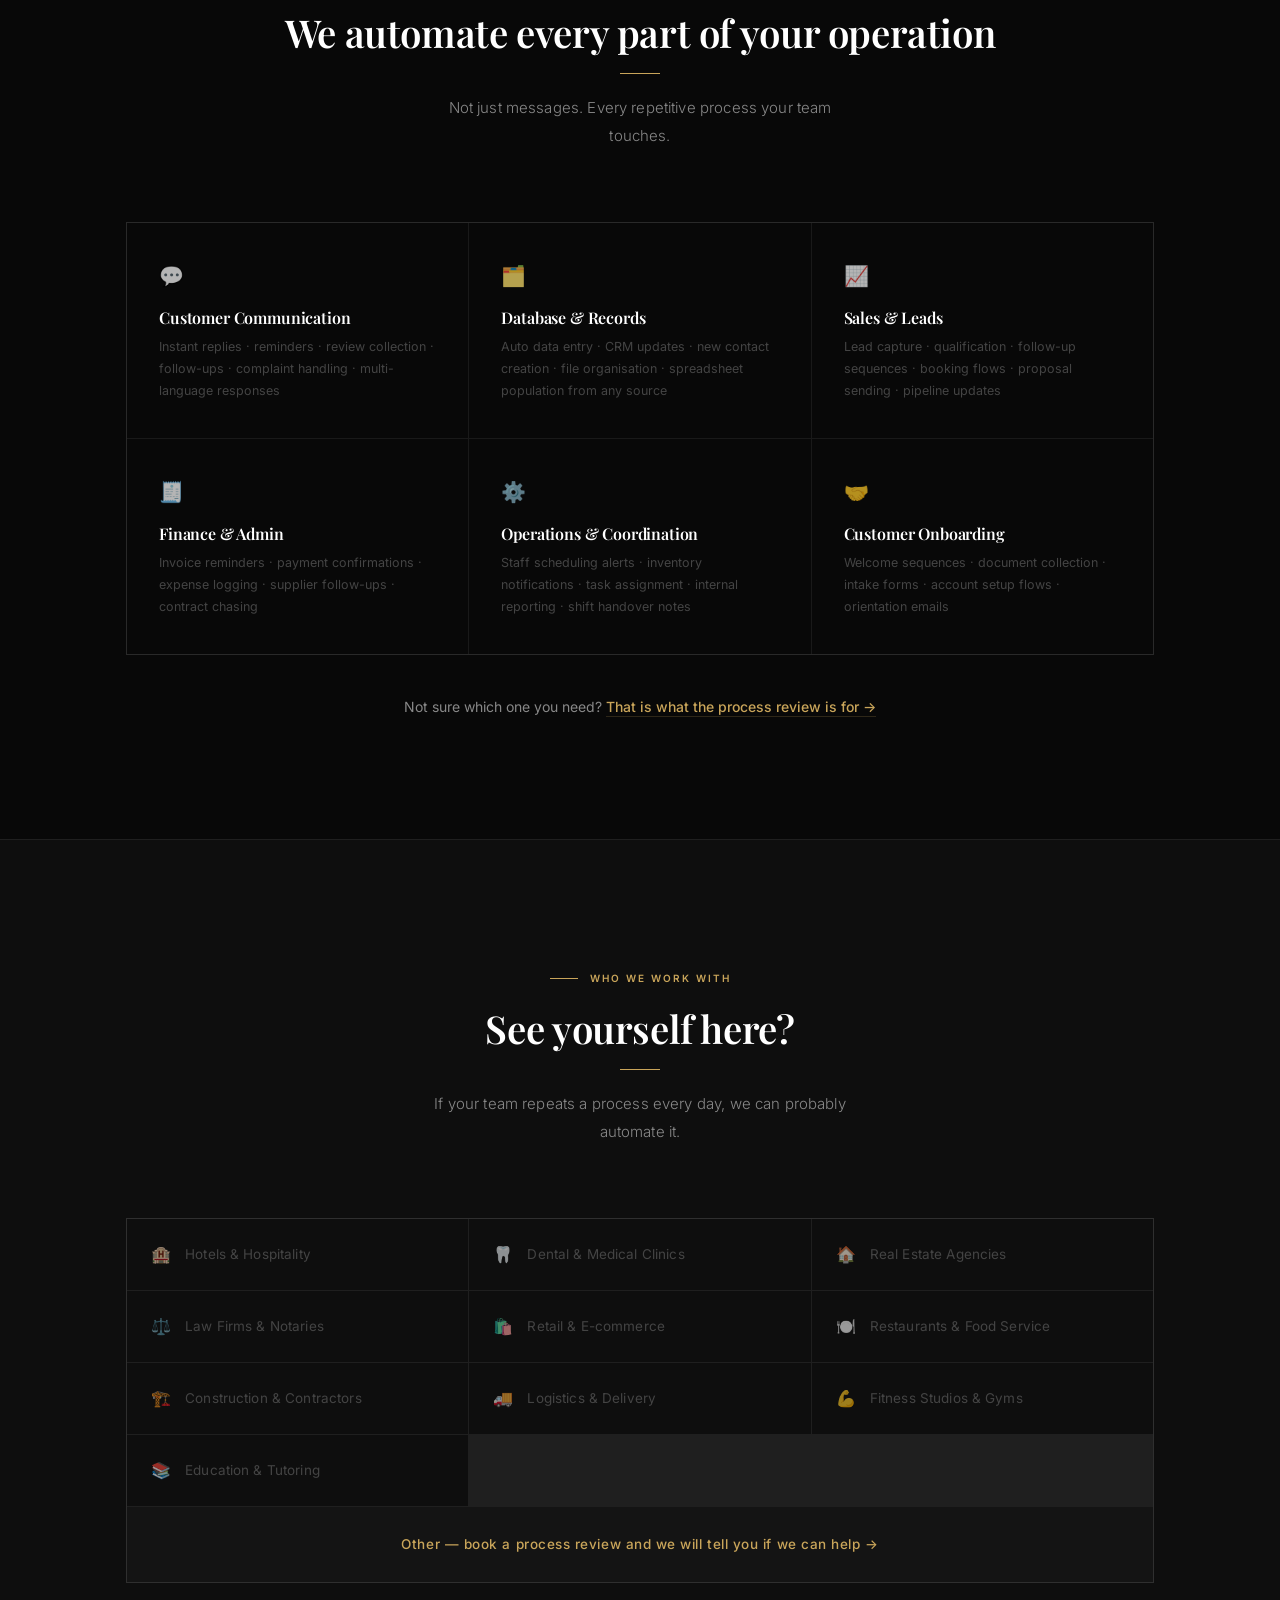
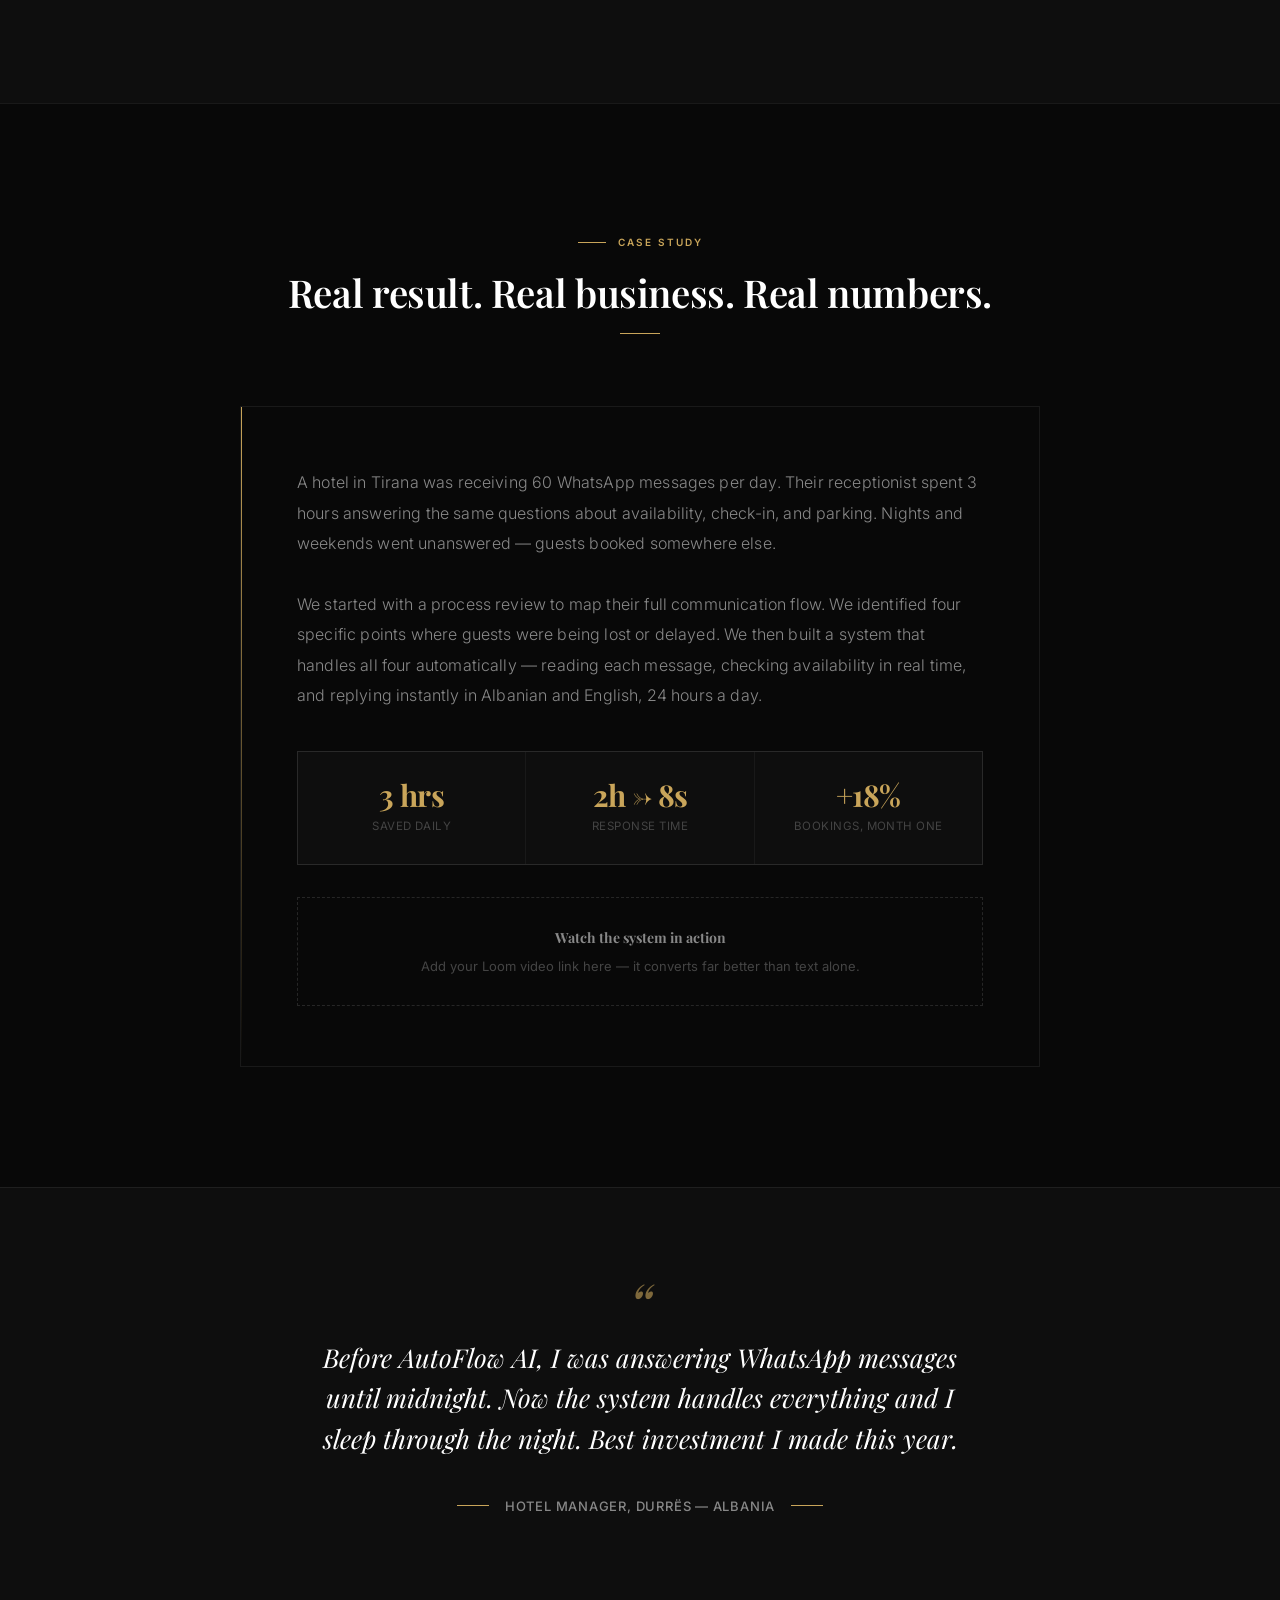
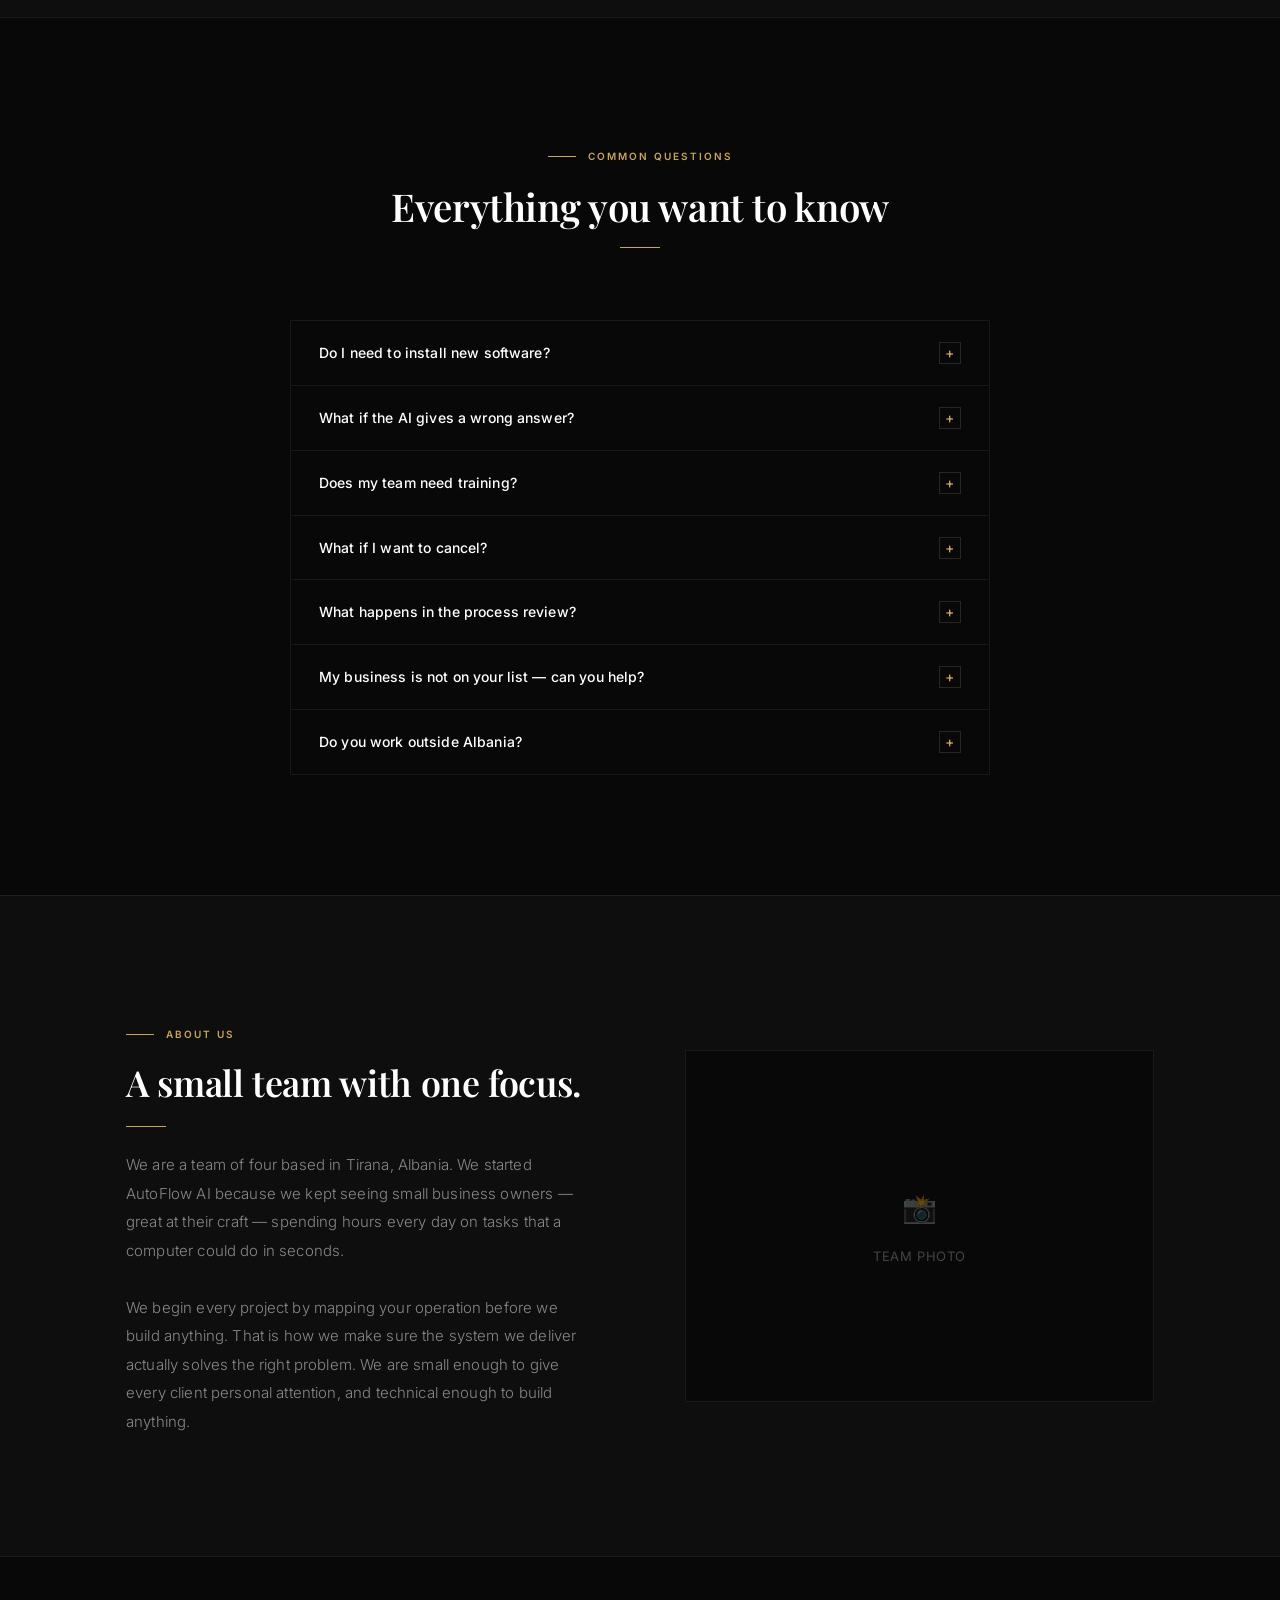
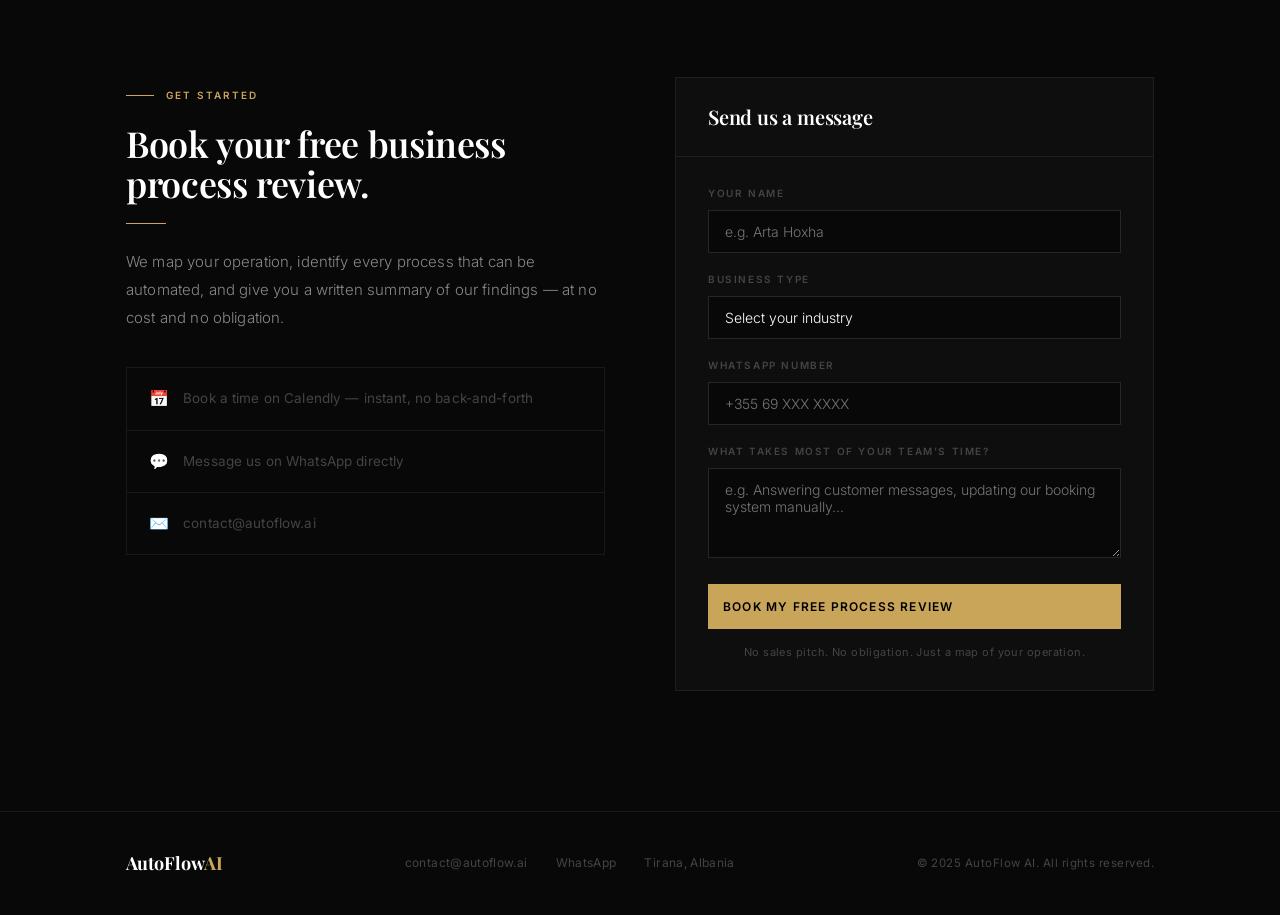
<file: autoflow-website-v3.html>
<!DOCTYPE html>
<html lang="en">
<head>
<meta charset="UTF-8"/>
<meta name="viewport" content="width=device-width, initial-scale=1.0"/>
<title>AutoFlow AI — Business Process Automation</title>
<meta name="description" content="We automate the repetitive processes slowing your business down. Hotels, clinics, real estate, law firms and more."/>
<link rel="preconnect" href="https://fonts.googleapis.com"/>
<link rel="preconnect" href="https://fonts.gstatic.com" crossorigin/>
<link href="https://fonts.googleapis.com/css2?family=Playfair+Display:ital,wght@0,400;0,600;0,700;1,400;1,600&family=Inter:wght@300;400;500;600&display=swap" rel="stylesheet"/>
<style>
*,*::before,*::after{box-sizing:border-box;margin:0;padding:0}
html{scroll-behavior:smooth}

:root{
  --black:   #080808;
  --black2:  #0e0e0e;
  --black3:  #141414;
  --black4:  #1c1c1c;
  --white:   #ffffff;
  --off:     #f5f3ee;
  --t1:      #ffffff;
  --t2:      #888888;
  --t3:      #444444;
  --gold:    #c9a55a;
  --gold-lt: #e2c07a;
  --gold-dk: #9e7e3a;
  --gold-gl: rgba(201,165,90,0.10);
  --gold-sf: rgba(201,165,90,0.05);
  --gold-bd: rgba(201,165,90,0.20);
  --bdr:     rgba(255,255,255,0.07);
  --bdr2:    rgba(255,255,255,0.12);
  --r:       4px;
  --rl:      8px;
}

body{background:var(--black);color:var(--t1);font-family:'Inter',sans-serif;font-size:16px;line-height:1.7;-webkit-font-smoothing:antialiased;overflow-x:hidden}
h1,h2,h3,h4{font-family:'Playfair Display',serif;line-height:1.1;letter-spacing:-0.01em}
a{color:inherit;text-decoration:none}
.wrap{max-width:1100px;margin:0 auto;padding:0 36px}

/* LABEL */
.lbl{display:inline-flex;align-items:center;gap:12px;font-family:'Inter',sans-serif;font-size:10px;font-weight:600;letter-spacing:.2em;text-transform:uppercase;color:var(--gold);margin-bottom:20px}
.lbl::before{content:'';width:28px;height:1px;background:var(--gold);flex-shrink:0}

/* DIVIDER */
.rule{width:40px;height:1px;background:var(--gold);margin:0 auto}
.rule-l{width:40px;height:1px;background:var(--gold)}

/* BUTTONS */
.btn{display:inline-flex;align-items:center;gap:10px;padding:14px 32px;font-family:'Inter',sans-serif;font-weight:600;font-size:13px;letter-spacing:.06em;text-transform:uppercase;cursor:pointer;border:none;transition:all .25s}
.btn-p{background:var(--gold);color:#000}
.btn-p:hover{background:var(--gold-lt);transform:translateY(-1px);box-shadow:0 8px 32px rgba(201,165,90,.25)}
.btn-o{background:transparent;color:var(--t1);border:1px solid var(--bdr2)}
.btn-o:hover{border-color:var(--gold);color:var(--gold)}

/* NAV */
nav{position:fixed;top:0;left:0;right:0;z-index:200;padding:0 36px;background:rgba(8,8,8,.92);backdrop-filter:blur(20px);border-bottom:1px solid var(--bdr)}
.nav-i{max-width:1100px;margin:0 auto;height:68px;display:flex;align-items:center;justify-content:space-between;gap:32px}
.logo{font-family:'Playfair Display',serif;font-size:20px;font-weight:700;letter-spacing:.02em;color:var(--white)}
.logo em{font-style:normal;color:var(--gold)}
.nav-links{display:flex;gap:40px;list-style:none}
.nav-links a{font-size:12px;font-weight:500;letter-spacing:.08em;text-transform:uppercase;color:var(--t3);transition:color .2s}
.nav-links a:hover{color:var(--white)}
.nav-r{display:flex;align-items:center;gap:24px}
.nav-r a.sm{font-size:12px;color:var(--t3);transition:color .2s;letter-spacing:.02em}
.nav-r a.sm:hover{color:var(--gold)}
.mbtn{display:none;background:none;border:1px solid var(--bdr2);padding:8px 12px;color:var(--t1);cursor:pointer;font-size:16px}
.mob{display:none;position:fixed;top:68px;left:0;right:0;background:var(--black2);border-bottom:1px solid var(--bdr);padding:24px 36px;z-index:199}
.mob.on{display:block}
.mob a{display:block;padding:14px 0;border-bottom:1px solid var(--bdr);font-size:13px;font-weight:500;letter-spacing:.06em;text-transform:uppercase;color:var(--t3)}
.mob a:last-child{border:none}
.mob a:hover{color:var(--gold)}

/* HERO */
#home{min-height:100vh;display:flex;align-items:center;padding-top:68px;position:relative;overflow:hidden;background:var(--black)}
.hero-lines{position:absolute;inset:0;background-image:linear-gradient(rgba(255,255,255,.025) 1px,transparent 1px),linear-gradient(90deg,rgba(255,255,255,.025) 1px,transparent 1px);background-size:80px 80px;mask-image:radial-gradient(ellipse 60% 50% at 50% 50%,black,transparent)}
.hero-glow{position:absolute;bottom:-100px;left:50%;transform:translateX(-50%);width:700px;height:400px;background:radial-gradient(ellipse,rgba(201,165,90,.08) 0%,transparent 65%);pointer-events:none}
.hero-in{position:relative;z-index:2;text-align:center;max-width:820px;margin:0 auto;padding:100px 0 80px}
.hero-eyebrow{display:inline-flex;align-items:center;gap:10px;font-size:11px;font-weight:500;letter-spacing:.2em;text-transform:uppercase;color:var(--gold);margin-bottom:40px}
.hero-eyebrow::before,.hero-eyebrow::after{content:'';width:24px;height:1px;background:var(--gold)}
h1.hero-h{font-size:clamp(40px,6vw,76px);font-weight:700;margin-bottom:10px;color:var(--white);letter-spacing:-0.02em}
h1.hero-h em{font-style:italic;color:var(--gold)}
.hero-rule{width:48px;height:1px;background:var(--gold);margin:28px auto}
.hero-sub{font-size:clamp(15px,1.6vw,17px);color:var(--t2);max-width:560px;margin:0 auto 48px;font-weight:300;line-height:1.85;letter-spacing:.01em}
.hero-btns{display:flex;flex-direction:column;align-items:center;gap:16px}
.hero-note{font-size:12px;color:var(--t3);letter-spacing:.04em}
.hero-note em{font-style:normal;color:var(--t2)}

/* STRIP */
.strip{padding:20px 0;background:var(--black2);border-top:1px solid var(--bdr);border-bottom:1px solid var(--bdr);overflow:hidden}
.strip-inner{display:flex;gap:56px;align-items:center;white-space:nowrap;animation:scroll 28s linear infinite}
@keyframes scroll{from{transform:translateX(0)}to{transform:translateX(-50%)}}
.strip-item{display:flex;align-items:center;gap:10px;font-size:11px;font-weight:500;letter-spacing:.14em;text-transform:uppercase;color:var(--t3);flex-shrink:0}
.strip-dot{width:4px;height:4px;border-radius:50%;background:var(--gold);flex-shrink:0}

/* PROBLEM */
#problem{padding:120px 0;background:var(--black);border-top:1px solid var(--bdr)}
.prob-grid{display:grid;grid-template-columns:1fr 1fr;gap:80px;align-items:center}
.prob-h{font-size:clamp(26px,2.8vw,42px);margin-bottom:32px;font-weight:600}
.prob-list{list-style:none;display:flex;flex-direction:column;gap:0}
.prob-list li{display:flex;align-items:center;gap:16px;padding:15px 0;border-bottom:1px solid var(--bdr);font-size:14px;color:var(--t2);font-weight:400;letter-spacing:.01em;transition:color .2s}
.prob-list li:hover{color:var(--t1)}
.prob-list li::before{content:'';width:4px;height:4px;border-radius:50%;background:var(--gold);flex-shrink:0}
.prob-close{margin-top:32px;padding:24px 28px;border-left:1px solid var(--gold);background:var(--gold-sf)}
.prob-close strong{color:var(--t1);font-weight:600;font-family:'Playfair Display',serif;font-size:17px;display:block;margin-bottom:6px}
.prob-close span{font-size:14px;color:var(--t2)}
.stat-box{display:flex;flex-direction:column;gap:0;border:1px solid var(--bdr)}
.stat-item{padding:32px 36px;border-bottom:1px solid var(--bdr);transition:background .2s}
.stat-item:last-child{border-bottom:none}
.stat-item:hover{background:var(--black3)}
.stat-n{font-family:'Playfair Display',serif;font-size:48px;font-weight:700;color:var(--gold);line-height:1;letter-spacing:-0.02em}
.stat-d{font-size:12.5px;color:var(--t3);margin-top:6px;letter-spacing:.02em;font-weight:400}

/* HOW IT WORKS */
#method{padding:120px 0;background:var(--black2);border-top:1px solid var(--bdr)}
.sec-hd{text-align:center;margin-bottom:72px}
.sec-hd h2{font-size:clamp(28px,3vw,46px);margin-bottom:20px;font-weight:600}
.sec-hd p{font-size:15px;color:var(--t2);max-width:440px;margin:20px auto 0;font-weight:300;line-height:1.85;letter-spacing:.01em}
.steps{display:grid;grid-template-columns:repeat(3,1fr);gap:1px;background:var(--bdr);border:1px solid var(--bdr)}
.step{background:var(--black2);padding:44px 36px;position:relative;transition:background .3s}
.step:hover{background:var(--black3)}
.step-num{font-family:'Playfair Display',serif;font-size:56px;font-weight:700;color:var(--black4);line-height:1;margin-bottom:24px;-webkit-text-stroke:1px var(--bdr2)}
.tag{display:inline-block;font-size:9.5px;font-weight:600;letter-spacing:.16em;text-transform:uppercase;color:var(--gold);border:1px solid var(--gold-bd);padding:4px 12px;margin-bottom:18px;background:var(--gold-sf)}
.step h3{font-size:20px;margin-bottom:14px;font-weight:600}
.step p{font-size:13.5px;color:var(--t2);line-height:1.8;font-weight:300}
.callout{margin-top:20px;padding:16px 18px;border-left:1px solid var(--gold);background:var(--gold-sf);font-size:13px;color:var(--t2);line-height:1.7}
.callout strong{color:var(--gold);font-family:'Playfair Display',serif;font-style:italic;font-size:14px}

/* SERVICES */
#services{padding:120px 0;background:var(--black);border-top:1px solid var(--bdr)}
.svc-grid{display:grid;grid-template-columns:repeat(3,1fr);gap:1px;background:var(--bdr);border:1px solid var(--bdr);margin-bottom:40px}
.svc{background:var(--black);padding:36px 32px;transition:background .25s;position:relative;overflow:hidden}
.svc::before{content:'';position:absolute;top:0;left:0;width:1px;height:0;background:var(--gold);transition:height .35s}
.svc:hover{background:var(--black2)}
.svc:hover::before{height:100%}
.svc-ico{font-size:20px;margin-bottom:16px;display:block;opacity:.7}
.svc h3{font-size:16px;margin-bottom:10px;font-weight:600;letter-spacing:-.01em}
.svc p{font-size:12.5px;color:var(--t3);line-height:1.75;font-weight:400}
.svc-cta{text-align:center;font-size:14px;color:var(--t2)}
.svc-cta a{color:var(--gold);font-weight:500;border-bottom:1px solid var(--gold-bd);padding-bottom:1px;transition:border-color .2s}
.svc-cta a:hover{border-color:var(--gold)}

/* INDUSTRIES */
#industries{padding:120px 0;background:var(--black2);border-top:1px solid var(--bdr)}
.ind-grid{display:grid;grid-template-columns:repeat(3,1fr);gap:1px;background:var(--bdr);border:1px solid var(--bdr)}
.ind{background:var(--black2);padding:22px 24px;display:flex;align-items:center;gap:14px;font-size:13.5px;font-weight:400;color:var(--t3);transition:all .2s;letter-spacing:.01em}
.ind:hover{background:var(--black3);color:var(--t1)}
.ind-ico{font-size:16px;flex-shrink:0;opacity:.6}
.ind-o{grid-column:1 / -1;background:var(--black3);color:var(--gold);justify-content:center;font-weight:500;letter-spacing:.04em;padding:26px}
.ind-o:hover{background:var(--gold);color:#000}
.ind-o a{color:inherit;display:flex;align-items:center;gap:10px}

/* CASE STUDY */
#results{padding:120px 0;background:var(--black);border-top:1px solid var(--bdr)}
.cs{max-width:800px;margin:0 auto}
.cs-card{border:1px solid var(--bdr);padding:60px 56px;position:relative;background:var(--black)}
.cs-card::before{content:'';position:absolute;top:0;left:0;bottom:0;width:1px;background:linear-gradient(to bottom,var(--gold),transparent)}
.cs-story{font-size:16px;color:var(--t2);line-height:1.9;margin-bottom:40px;font-weight:300;letter-spacing:.01em}
.cs-res{display:grid;grid-template-columns:repeat(3,1fr);gap:1px;background:var(--bdr);border:1px solid var(--bdr)}
.res-item{padding:28px 24px;background:var(--black2);text-align:center}
.res-n{font-family:'Playfair Display',serif;font-size:30px;font-weight:700;color:var(--gold);line-height:1;letter-spacing:-0.02em}
.res-l{font-size:11.5px;color:var(--t3);margin-top:7px;letter-spacing:.04em;text-transform:uppercase}
.vid{margin-top:32px;border:1px dashed var(--bdr2);padding:28px;text-align:center;color:var(--t3);font-size:13px}
.vid strong{display:block;color:var(--t2);margin-bottom:5px;font-size:14px;font-family:'Playfair Display',serif}

/* TESTIMONIAL */
#testi{padding:100px 0;background:var(--black2);border-top:1px solid var(--bdr)}
.tcard{max-width:680px;margin:0 auto;text-align:center}
.tquote{font-family:'Playfair Display',serif;font-size:clamp(18px,2.2vw,26px);font-weight:400;font-style:italic;line-height:1.55;color:var(--t1);margin-bottom:36px}
.tquote::before{content:'\201C';color:var(--gold);font-size:60px;line-height:.5;display:block;margin-bottom:20px;opacity:.6}
.tauth{display:flex;align-items:center;justify-content:center;gap:16px}
.tline{width:32px;height:1px;background:var(--gold)}
.tauth-info strong{display:block;font-size:13px;font-weight:500;color:var(--t2);letter-spacing:.06em;text-transform:uppercase}

/* FAQ */
#faq{padding:120px 0;background:var(--black);border-top:1px solid var(--bdr)}
.faq-l{max-width:700px;margin:0 auto;display:flex;flex-direction:column;gap:0;border:1px solid var(--bdr)}
.fi{border-bottom:1px solid var(--bdr);transition:background .2s}
.fi:last-child{border-bottom:none}
.fi.on{background:var(--black2)}
.fq{display:flex;align-items:center;justify-content:space-between;gap:16px;padding:20px 28px;cursor:pointer;font-weight:500;font-size:14px;user-select:none;letter-spacing:.01em}
.fi-ico{width:22px;height:22px;border:1px solid var(--bdr2);display:flex;align-items:center;justify-content:center;color:var(--gold);font-size:14px;flex-shrink:0;transition:transform .3s,border-color .2s}
.fi.on .fi-ico{transform:rotate(45deg);border-color:var(--gold)}
.fa{max-height:0;overflow:hidden;transition:max-height .35s ease,padding .35s ease;padding:0 28px;color:var(--t2);font-size:13.5px;line-height:1.8;font-weight:300}
.fi.on .fa{max-height:200px;padding:0 28px 22px}

/* ABOUT */
#about{padding:120px 0;background:var(--black2);border-top:1px solid var(--bdr)}
.ab-grid{display:grid;grid-template-columns:1fr 1fr;gap:90px;align-items:center}
.ab-text h2{font-size:clamp(26px,2.8vw,40px);margin-bottom:24px;font-weight:600}
.ab-text p{color:var(--t2);font-size:15px;line-height:1.9;font-weight:300;letter-spacing:.01em}
.ab-ph{background:var(--black);border:1px solid var(--bdr);aspect-ratio:4/3;display:flex;flex-direction:column;align-items:center;justify-content:center;gap:12px;color:var(--t3);font-size:13px;letter-spacing:.04em;text-transform:uppercase}
.ab-ph span{font-size:28px;opacity:.3}

/* CONTACT */
#contact{padding:120px 0;background:var(--black);border-top:1px solid var(--bdr)}
.con-grid{display:grid;grid-template-columns:1fr 1fr;gap:70px;align-items:start}
.con-l h2{font-size:clamp(26px,2.8vw,40px);margin-bottom:16px;font-weight:600}
.con-l p{color:var(--t2);font-size:15px;line-height:1.85;margin-bottom:36px;font-weight:300;letter-spacing:.01em}
.con-opts{display:flex;flex-direction:column;gap:0;border:1px solid var(--bdr)}
.copt{display:flex;align-items:center;gap:14px;padding:17px 22px;border-bottom:1px solid var(--bdr);font-size:13.5px;font-weight:400;color:var(--t3);transition:all .2s;text-decoration:none;letter-spacing:.01em}
.copt:last-child{border-bottom:none}
.copt:hover{background:var(--black2);color:var(--gold);padding-left:28px}
.copt-ico{font-size:16px;flex-shrink:0}
.cform{background:var(--black2);border:1px solid var(--bdr)}
.cform-head{padding:28px 32px;border-bottom:1px solid var(--bdr)}
.cform-head h3{font-family:'Playfair Display',serif;font-size:20px;font-weight:600}
.cform-body{padding:28px 32px}
.fg{margin-bottom:18px}
.fg label{display:block;font-size:10px;font-weight:600;color:var(--t3);margin-bottom:8px;text-transform:uppercase;letter-spacing:.16em}
.fg input,.fg select,.fg textarea{width:100%;background:var(--black);border:1px solid var(--bdr2);padding:12px 16px;color:var(--t1);font-family:'Inter',sans-serif;font-size:14px;font-weight:300;outline:none;transition:border-color .2s;-webkit-appearance:none;border-radius:0}
.fg input:focus,.fg select:focus,.fg textarea:focus{border-color:var(--gold)}
.fg textarea{resize:vertical;min-height:90px}
.fg select option{background:var(--black2)}
.fsub{width:100%;padding:15px;font-size:12px;letter-spacing:.1em}
.fnote{text-align:center;font-size:11px;color:var(--t3);margin-top:14px;letter-spacing:.04em}
.fsucc{display:none;text-align:center;padding:48px 24px}
.fsucc.on{display:block}
.fsucc-ico{font-size:40px;margin-bottom:16px}
.fsucc h3{font-family:'Playfair Display',serif;font-size:22px;margin-bottom:10px}
.fsucc p{color:var(--t2);font-size:14px;font-weight:300}

/* FOOTER */
footer{background:var(--black);border-top:1px solid var(--bdr);padding:36px 0}
.foot{display:flex;align-items:center;justify-content:space-between;gap:20px;flex-wrap:wrap}
.flogo{font-family:'Playfair Display',serif;font-size:18px;font-weight:700}
.flogo em{font-style:normal;color:var(--gold)}
.fcon{display:flex;gap:28px;font-size:12px;color:var(--t3);letter-spacing:.03em}
.fcon a:hover{color:var(--gold)}
.fcopy{font-size:11.5px;color:var(--t3);letter-spacing:.04em}

/* WA */
.wa{position:fixed;bottom:28px;right:28px;z-index:150;width:52px;height:52px;border-radius:50%;background:#25d366;display:flex;align-items:center;justify-content:center;font-size:22px;box-shadow:0 4px 20px rgba(37,211,102,.3);transition:transform .2s;text-decoration:none}
.wa:hover{transform:scale(1.1)}

/* REVEAL */
.rv{opacity:0;transform:translateY(24px);transition:opacity .65s ease,transform .65s ease}
.rv.vis{opacity:1;transform:translateY(0)}

/* RESPONSIVE */
@media(max-width:900px){
  .nav-links,.nav-r a.sm{display:none}
  .mbtn{display:block}
  .prob-grid,.ab-grid,.con-grid{grid-template-columns:1fr;gap:48px}
  .steps{grid-template-columns:1fr}
  .svc-grid{grid-template-columns:1fr 1fr}
  .ind-grid{grid-template-columns:1fr 1fr}
  .cs-res{grid-template-columns:1fr}
  .cs-card{padding:36px 28px}
  .cform-body{padding:24px}
  .cform-head{padding:24px}
}
@media(max-width:560px){
  .svc-grid{grid-template-columns:1fr}
  .ind-grid{grid-template-columns:1fr}
  .wrap{padding:0 20px}
}
</style>
</head>
<body>

<!-- NAV -->
<nav>
  <div class="nav-i">
    <div class="logo">AutoFlow<em>AI</em></div>
    <ul class="nav-links">
      <li><a href="#method">How it works</a></li>
      <li><a href="#services">Services</a></li>
      <li><a href="#industries">Industries</a></li>
      <li><a href="#about">About</a></li>
    </ul>
    <div class="nav-r">
      <a class="sm" href="mailto:contact@autoflow.ai">contact@autoflow.ai</a>
      <a class="sm" href="https://wa.me/355000000000">WhatsApp</a>
      <a href="#contact" class="btn btn-p" style="padding:10px 22px;font-size:11px">Book a review</a>
    </div>
    <button class="mbtn" onclick="document.getElementById('mob').classList.toggle('on')">☰</button>
  </div>
</nav>
<div class="mob" id="mob">
  <a href="#method" onclick="document.getElementById('mob').classList.remove('on')">How it works</a>
  <a href="#services" onclick="document.getElementById('mob').classList.remove('on')">Services</a>
  <a href="#industries" onclick="document.getElementById('mob').classList.remove('on')">Industries</a>
  <a href="#about" onclick="document.getElementById('mob').classList.remove('on')">About</a>
  <a href="#contact" onclick="document.getElementById('mob').classList.remove('on')">Book free process review →</a>
  <a href="mailto:contact@autoflow.ai">contact@autoflow.ai</a>
</div>

<!-- HERO -->
<section id="home">
  <div class="hero-lines"></div>
  <div class="hero-glow"></div>
  <div class="wrap">
    <div class="hero-in">
      <div class="hero-eyebrow">Now serving Europe &amp; the USA</div>
      <h1 class="hero-h">Your business, running<br>at <em>full capacity</em> —<br>with half the manual effort.</h1>
      <div class="hero-rule"></div>
      <p class="hero-sub">From customer replies to database updates, appointment flows to invoice follow-ups, inventory alerts to staff coordination — if your team does it the same way every day, we automate it.</p>
      <div class="hero-btns">
        <a href="#contact" class="btn btn-p" style="font-size:12px;padding:16px 40px;letter-spacing:.1em">Book your free process review</a>
        <p class="hero-note">Works for <em>hotels, clinics, retail, real estate, restaurants, logistics, law firms, construction,</em> and more.</p>
      </div>
    </div>
  </div>
</section>

<!-- TICKER STRIP -->
<div class="strip">
  <div class="strip-inner">
    <span class="strip-item"><span class="strip-dot"></span>Customer Communication</span>
    <span class="strip-item"><span class="strip-dot"></span>Database Automation</span>
    <span class="strip-item"><span class="strip-dot"></span>Invoice Follow-ups</span>
    <span class="strip-item"><span class="strip-dot"></span>Lead Qualification</span>
    <span class="strip-item"><span class="strip-dot"></span>Staff Coordination</span>
    <span class="strip-item"><span class="strip-dot"></span>Booking Flows</span>
    <span class="strip-item"><span class="strip-dot"></span>Review Collection</span>
    <span class="strip-item"><span class="strip-dot"></span>Onboarding Sequences</span>
    <!-- duplicate for seamless loop -->
    <span class="strip-item"><span class="strip-dot"></span>Customer Communication</span>
    <span class="strip-item"><span class="strip-dot"></span>Database Automation</span>
    <span class="strip-item"><span class="strip-dot"></span>Invoice Follow-ups</span>
    <span class="strip-item"><span class="strip-dot"></span>Lead Qualification</span>
    <span class="strip-item"><span class="strip-dot"></span>Staff Coordination</span>
    <span class="strip-item"><span class="strip-dot"></span>Booking Flows</span>
    <span class="strip-item"><span class="strip-dot"></span>Review Collection</span>
    <span class="strip-item"><span class="strip-dot"></span>Onboarding Sequences</span>
  </div>
</div>

<!-- PROBLEM -->
<section id="problem">
  <div class="wrap">
    <div class="prob-grid">
      <div class="rv">
        <div class="lbl">The real cost</div>
        <h2 class="prob-h">Your team is spending hours every day on tasks that should take seconds.</h2>
        <ul class="prob-list">
          <li>Answering the same customer questions over and over</li>
          <li>Entering data by hand into spreadsheets and systems</li>
          <li>Chasing unpaid invoices and waiting for replies</li>
          <li>Sending reminders that should send themselves</li>
          <li>Updating records after every sale, booking, or call</li>
          <li>Coordinating staff, suppliers, and schedules manually</li>
        </ul>
        <div class="prob-close">
          <strong>This is not a people problem. It is a process problem.</strong>
          <span>And every one of these can be automated.</span>
        </div>
      </div>
      <div class="stat-box rv">
        <div class="stat-item"><div class="stat-n">3 hrs</div><div class="stat-d">Average time saved daily per client</div></div>
        <div class="stat-item"><div class="stat-n">8 sec</div><div class="stat-d">Average response time after automation</div></div>
        <div class="stat-item"><div class="stat-n">18%</div><div class="stat-d">Average booking increase in month one</div></div>
        <div class="stat-item"><div class="stat-n">€400+</div><div class="stat-d">Weekly loss from just 5 missed bookings</div></div>
      </div>
    </div>
  </div>
</section>

<!-- HOW IT WORKS -->
<section id="method">
  <div class="wrap">
    <div class="sec-hd rv">
      <div class="lbl">Our method</div>
      <h2>How it works</h2>
      <div class="rule"></div>
      <p>Process experts first, builders second. Every engagement starts with understanding — not technology.</p>
    </div>
    <div class="steps rv">
      <div class="step">
        <div class="step-num">01</div>
        <div class="tag">Free — no obligation</div>
        <h3>We map your operation</h3>
        <p>We do not start by talking about technology. We start by understanding your business. We ask you to walk us through a normal working day — what your team does, in what order, how long each task takes, and where things slow down or get missed. We map every process, every handoff, every repetitive task.</p>
        <div class="callout"><strong>We document everything.</strong> Every client receives a written process map before we build a single automation — so you always know exactly what the system does and why.</div>
      </div>
      <div class="step">
        <div class="step-num">02</div>
        <div class="tag">100+ scenarios tested</div>
        <h3>We build the system</h3>
        <p>We connect the tools you already use and add AI intelligence on top. No new software for your team to learn. Nothing changes on their side — the work simply starts happening automatically.</p>
        <div class="callout"><strong>Tested across 100+ real scenarios</strong> before anything goes live. If something needs fixing after launch, you call us and we fix it the same day.</div>
      </div>
      <div class="step">
        <div class="step-num">03</div>
        <div class="tag">Monthly maintenance included</div>
        <h3>It runs forever</h3>
        <p>The system goes live. You pay a monthly maintenance fee. We monitor it, update it when needed, and improve it over time. Your team focuses on the work that only humans can do — the work that actually grows your business.</p>
        <div class="callout"><strong>Month-to-month.</strong> Cancel any time with 30 days notice. No penalties, no long contracts.</div>
      </div>
    </div>
  </div>
</section>

<!-- SERVICES -->
<section id="services">
  <div class="wrap">
    <div class="sec-hd rv">
      <div class="lbl">What we automate</div>
      <h2>We automate every part of your operation</h2>
      <div class="rule"></div>
      <p>Not just messages. Every repetitive process your team touches.</p>
    </div>
    <div class="svc-grid rv">
      <div class="svc"><span class="svc-ico">💬</span><h3>Customer Communication</h3><p>Instant replies · reminders · review collection · follow-ups · complaint handling · multi-language responses</p></div>
      <div class="svc"><span class="svc-ico">🗂️</span><h3>Database &amp; Records</h3><p>Auto data entry · CRM updates · new contact creation · file organisation · spreadsheet population from any source</p></div>
      <div class="svc"><span class="svc-ico">📈</span><h3>Sales &amp; Leads</h3><p>Lead capture · qualification · follow-up sequences · booking flows · proposal sending · pipeline updates</p></div>
      <div class="svc"><span class="svc-ico">🧾</span><h3>Finance &amp; Admin</h3><p>Invoice reminders · payment confirmations · expense logging · supplier follow-ups · contract chasing</p></div>
      <div class="svc"><span class="svc-ico">⚙️</span><h3>Operations &amp; Coordination</h3><p>Staff scheduling alerts · inventory notifications · task assignment · internal reporting · shift handover notes</p></div>
      <div class="svc"><span class="svc-ico">🤝</span><h3>Customer Onboarding</h3><p>Welcome sequences · document collection · intake forms · account setup flows · orientation emails</p></div>
    </div>
    <div class="svc-cta rv"><p>Not sure which one you need? <a href="#contact">That is what the process review is for →</a></p></div>
  </div>
</section>

<!-- INDUSTRIES -->
<section id="industries">
  <div class="wrap">
    <div class="sec-hd rv">
      <div class="lbl">Who we work with</div>
      <h2>See yourself here?</h2>
      <div class="rule"></div>
      <p>If your team repeats a process every day, we can probably automate it.</p>
    </div>
    <div class="ind-grid rv">
      <div class="ind"><span class="ind-ico">🏨</span>Hotels &amp; Hospitality</div>
      <div class="ind"><span class="ind-ico">🦷</span>Dental &amp; Medical Clinics</div>
      <div class="ind"><span class="ind-ico">🏠</span>Real Estate Agencies</div>
      <div class="ind"><span class="ind-ico">⚖️</span>Law Firms &amp; Notaries</div>
      <div class="ind"><span class="ind-ico">🛍️</span>Retail &amp; E-commerce</div>
      <div class="ind"><span class="ind-ico">🍽️</span>Restaurants &amp; Food Service</div>
      <div class="ind"><span class="ind-ico">🏗️</span>Construction &amp; Contractors</div>
      <div class="ind"><span class="ind-ico">🚚</span>Logistics &amp; Delivery</div>
      <div class="ind"><span class="ind-ico">💪</span>Fitness Studios &amp; Gyms</div>
      <div class="ind"><span class="ind-ico">📚</span>Education &amp; Tutoring</div>
      <div class="ind ind-o"><a href="#contact">Other — book a process review and we will tell you if we can help →</a></div>
    </div>
  </div>
</section>

<!-- CASE STUDY -->
<section id="results">
  <div class="wrap">
    <div class="sec-hd rv">
      <div class="lbl">Case study</div>
      <h2>Real result. Real business. Real numbers.</h2>
      <div class="rule"></div>
    </div>
    <div class="cs rv">
      <div class="cs-card">
        <p class="cs-story">A hotel in Tirana was receiving 60 WhatsApp messages per day. Their receptionist spent 3 hours answering the same questions about availability, check-in, and parking. Nights and weekends went unanswered — guests booked somewhere else.<br><br>We started with a process review to map their full communication flow. We identified four specific points where guests were being lost or delayed. We then built a system that handles all four automatically — reading each message, checking availability in real time, and replying instantly in Albanian and English, 24 hours a day.</p>
        <div class="cs-res">
          <div class="res-item"><div class="res-n">3 hrs</div><div class="res-l">Saved daily</div></div>
          <div class="res-item"><div class="res-n">2h → 8s</div><div class="res-l">Response time</div></div>
          <div class="res-item"><div class="res-n">+18%</div><div class="res-l">Bookings, month one</div></div>
        </div>
        <div class="vid"><strong>Watch the system in action</strong>Add your Loom video link here — it converts far better than text alone.</div>
      </div>
    </div>
  </div>
</section>

<!-- TESTIMONIAL -->
<section id="testi">
  <div class="wrap">
    <div class="tcard rv">
      <blockquote class="tquote">Before AutoFlow AI, I was answering WhatsApp messages until midnight. Now the system handles everything and I sleep through the night. Best investment I made this year.</blockquote>
      <div class="tauth">
        <div class="tline"></div>
        <div class="tauth-info"><strong>Hotel Manager, Durrës — Albania</strong></div>
        <div class="tline"></div>
      </div>
    </div>
  </div>
</section>

<!-- FAQ -->
<section id="faq">
  <div class="wrap">
    <div class="sec-hd rv">
      <div class="lbl">Common questions</div>
      <h2>Everything you want to know</h2>
      <div class="rule"></div>
    </div>
    <div class="faq-l rv">
      <div class="fi"><div class="fq" onclick="faq(this)">Do I need to install new software?<div class="fi-ico">+</div></div><div class="fa">No. We connect the tools you already use. Your team does nothing differently. The work simply starts happening automatically in the background.</div></div>
      <div class="fi"><div class="fq" onclick="faq(this)">What if the AI gives a wrong answer?<div class="fi-ico">+</div></div><div class="fa">Every system is tested with 100+ real scenarios before going live. If anything needs fixing after launch, you call us and we fix it the same day.</div></div>
      <div class="fi"><div class="fq" onclick="faq(this)">Does my team need training?<div class="fi-ico">+</div></div><div class="fa">No. The system runs in the background. Staff work exactly as they do today — they just have less to do. Nothing changes on their side.</div></div>
      <div class="fi"><div class="fq" onclick="faq(this)">What if I want to cancel?<div class="fi-ico">+</div></div><div class="fa">Month-to-month. Cancel any time with 30 days notice. No penalties, no long contracts. We earn your business every month.</div></div>
      <div class="fi"><div class="fq" onclick="faq(this)">What happens in the process review?<div class="fi-ico">+</div></div><div class="fa">We map your operation together: what your team does, in what order, where time is lost. You leave with a written summary of findings. It costs nothing.</div></div>
      <div class="fi"><div class="fq" onclick="faq(this)">My business is not on your list — can you help?<div class="fi-ico">+</div></div><div class="fa">Most likely yes. If your team repeats a process every day, we can probably automate it. Book a free process review and we will tell you honestly.</div></div>
      <div class="fi"><div class="fq" onclick="faq(this)">Do you work outside Albania?<div class="fi-ico">+</div></div><div class="fa">Yes. We serve clients across Europe and the USA. All work is done remotely. Location is never an issue.</div></div>
    </div>
  </div>
</section>

<!-- ABOUT -->
<section id="about">
  <div class="wrap">
    <div class="ab-grid">
      <div class="ab-text rv">
        <div class="lbl">About us</div>
        <h2>A small team with one focus.</h2>
        <div class="rule-l" style="margin:20px 0 24px"></div>
        <p>We are a team of four based in Tirana, Albania. We started AutoFlow AI because we kept seeing small business owners — great at their craft — spending hours every day on tasks that a computer could do in seconds.<br><br>We begin every project by mapping your operation before we build anything. That is how we make sure the system we deliver actually solves the right problem. We are small enough to give every client personal attention, and technical enough to build anything.</p>
      </div>
      <div class="ab-ph rv"><span>📸</span><p>Team photo</p></div>
    </div>
  </div>
</section>

<!-- CONTACT -->
<section id="contact">
  <div class="wrap">
    <div class="con-grid">
      <div class="con-l rv">
        <div class="lbl">Get started</div>
        <h2>Book your free business process review.</h2>
        <div class="rule-l" style="margin:20px 0 24px"></div>
        <p>We map your operation, identify every process that can be automated, and give you a written summary of our findings — at no cost and no obligation.</p>
        <div class="con-opts">
          <a href="https://calendly.com/autoflow-ai" target="_blank" class="copt"><span class="copt-ico">📅</span>Book a time on Calendly — instant, no back-and-forth</a>
          <a href="https://wa.me/355000000000" target="_blank" class="copt"><span class="copt-ico">💬</span>Message us on WhatsApp directly</a>
          <a href="mailto:contact@autoflow.ai" class="copt"><span class="copt-ico">✉️</span>contact@autoflow.ai</a>
        </div>
      </div>
      <div class="rv" style="transition-delay:.15s">
        <div class="cform">
          <div class="cform-head"><h3>Send us a message</h3></div>
          <div class="cform-body">
            <div id="cf">
              <div class="fg"><label>Your name</label><input type="text" id="fn" placeholder="e.g. Arta Hoxha"/></div>
              <div class="fg"><label>Business type</label><select id="ft"><option value="" disabled selected>Select your industry</option><option>Hotel / Hospitality</option><option>Dental / Medical Clinic</option><option>Real Estate Agency</option><option>Law Firm / Notary</option><option>Retail / E-commerce</option><option>Restaurant / Food Service</option><option>Construction / Contractors</option><option>Logistics / Delivery</option><option>Fitness Studio / Gym</option><option>Education / Tutoring</option><option>Other</option></select></div>
              <div class="fg"><label>WhatsApp number</label><input type="tel" id="fp" placeholder="+355 69 XXX XXXX"/></div>
              <div class="fg"><label>What takes most of your team's time?</label><textarea id="fm" placeholder="e.g. Answering customer messages, updating our booking system manually..."></textarea></div>
              <button class="btn btn-p fsub" onclick="send()">Book my free process review</button>
              <p class="fnote">No sales pitch. No obligation. Just a map of your operation.</p>
            </div>
            <div class="fsucc" id="fs">
              <div class="fsucc-ico">✅</div>
              <h3>Message received.</h3>
              <p>We will reach out within one business day to schedule your process review.</p>
            </div>
          </div>
        </div>
      </div>
    </div>
  </div>
</section>

<!-- FOOTER -->
<footer>
  <div class="wrap">
    <div class="foot">
      <div class="flogo">AutoFlow<em>AI</em></div>
      <div class="fcon">
        <a href="mailto:contact@autoflow.ai">contact@autoflow.ai</a>
        <a href="https://wa.me/355000000000">WhatsApp</a>
        <span>Tirana, Albania</span>
      </div>
      <div class="fcopy">© 2025 AutoFlow AI. All rights reserved.</div>
    </div>
  </div>
</footer>

<a href="https://wa.me/355000000000" target="_blank" class="wa">💬</a>

<script>
function faq(el){
  const item=el.closest('.fi'),open=item.classList.contains('on');
  document.querySelectorAll('.fi').forEach(i=>i.classList.remove('on'));
  if(!open)item.classList.add('on');
}
const obs=new IntersectionObserver(e=>{
  e.forEach(x=>{if(x.isIntersecting){x.target.classList.add('vis');obs.unobserve(x.target)}});
},{threshold:.08,rootMargin:'0px 0px -40px 0px'});
document.querySelectorAll('.rv').forEach(el=>obs.observe(el));
function send(){
  const n=document.getElementById('fn').value.trim();
  const t=document.getElementById('ft').value;
  const p=document.getElementById('fp').value.trim();
  if(!n||!t||!p){alert('Please fill in your name, business type, and WhatsApp number.');return;}
  document.getElementById('cf').style.display='none';
  document.getElementById('fs').classList.add('on');
}
document.querySelectorAll('a[href^="#"]').forEach(a=>{
  a.addEventListener('click',e=>{
    const t=document.querySelector(a.getAttribute('href'));
    if(t){e.preventDefault();t.scrollIntoView({behavior:'smooth',block:'start'});}
  });
});
</script>
</body>
</html>
</file>
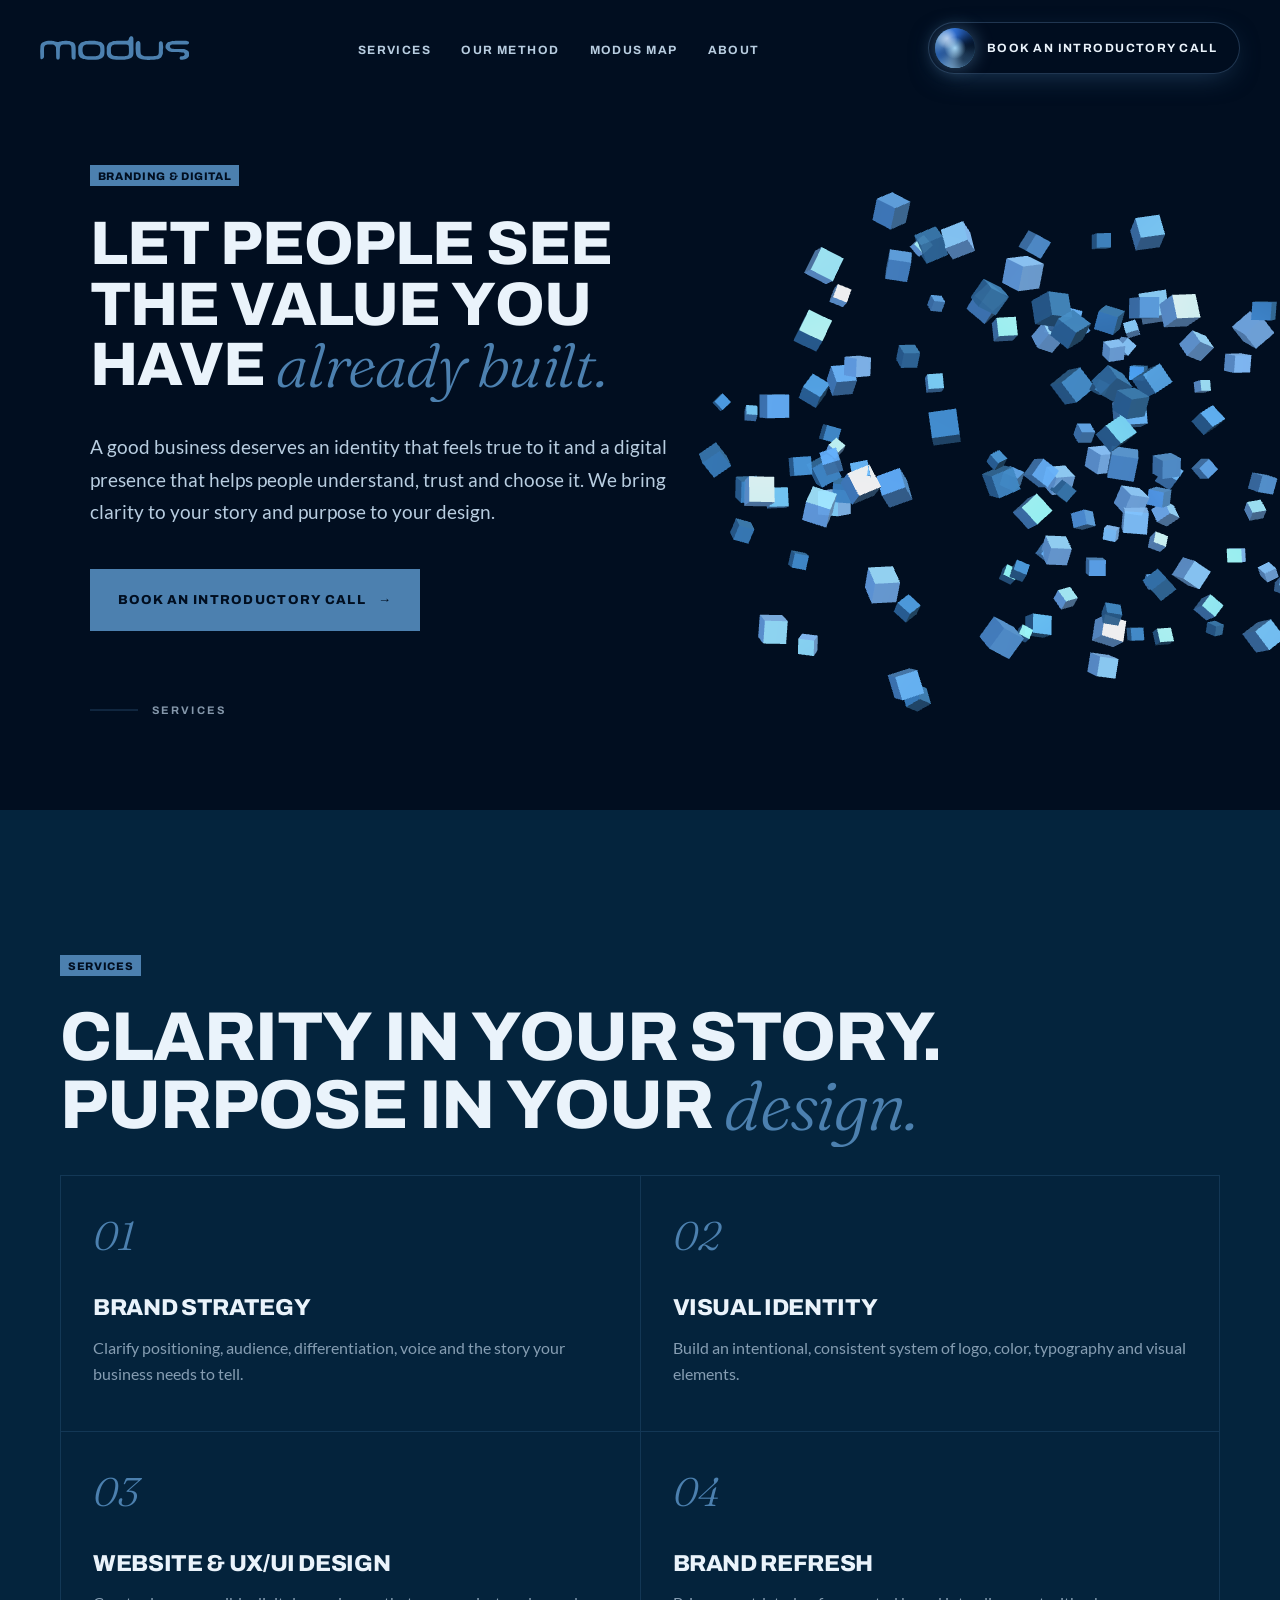
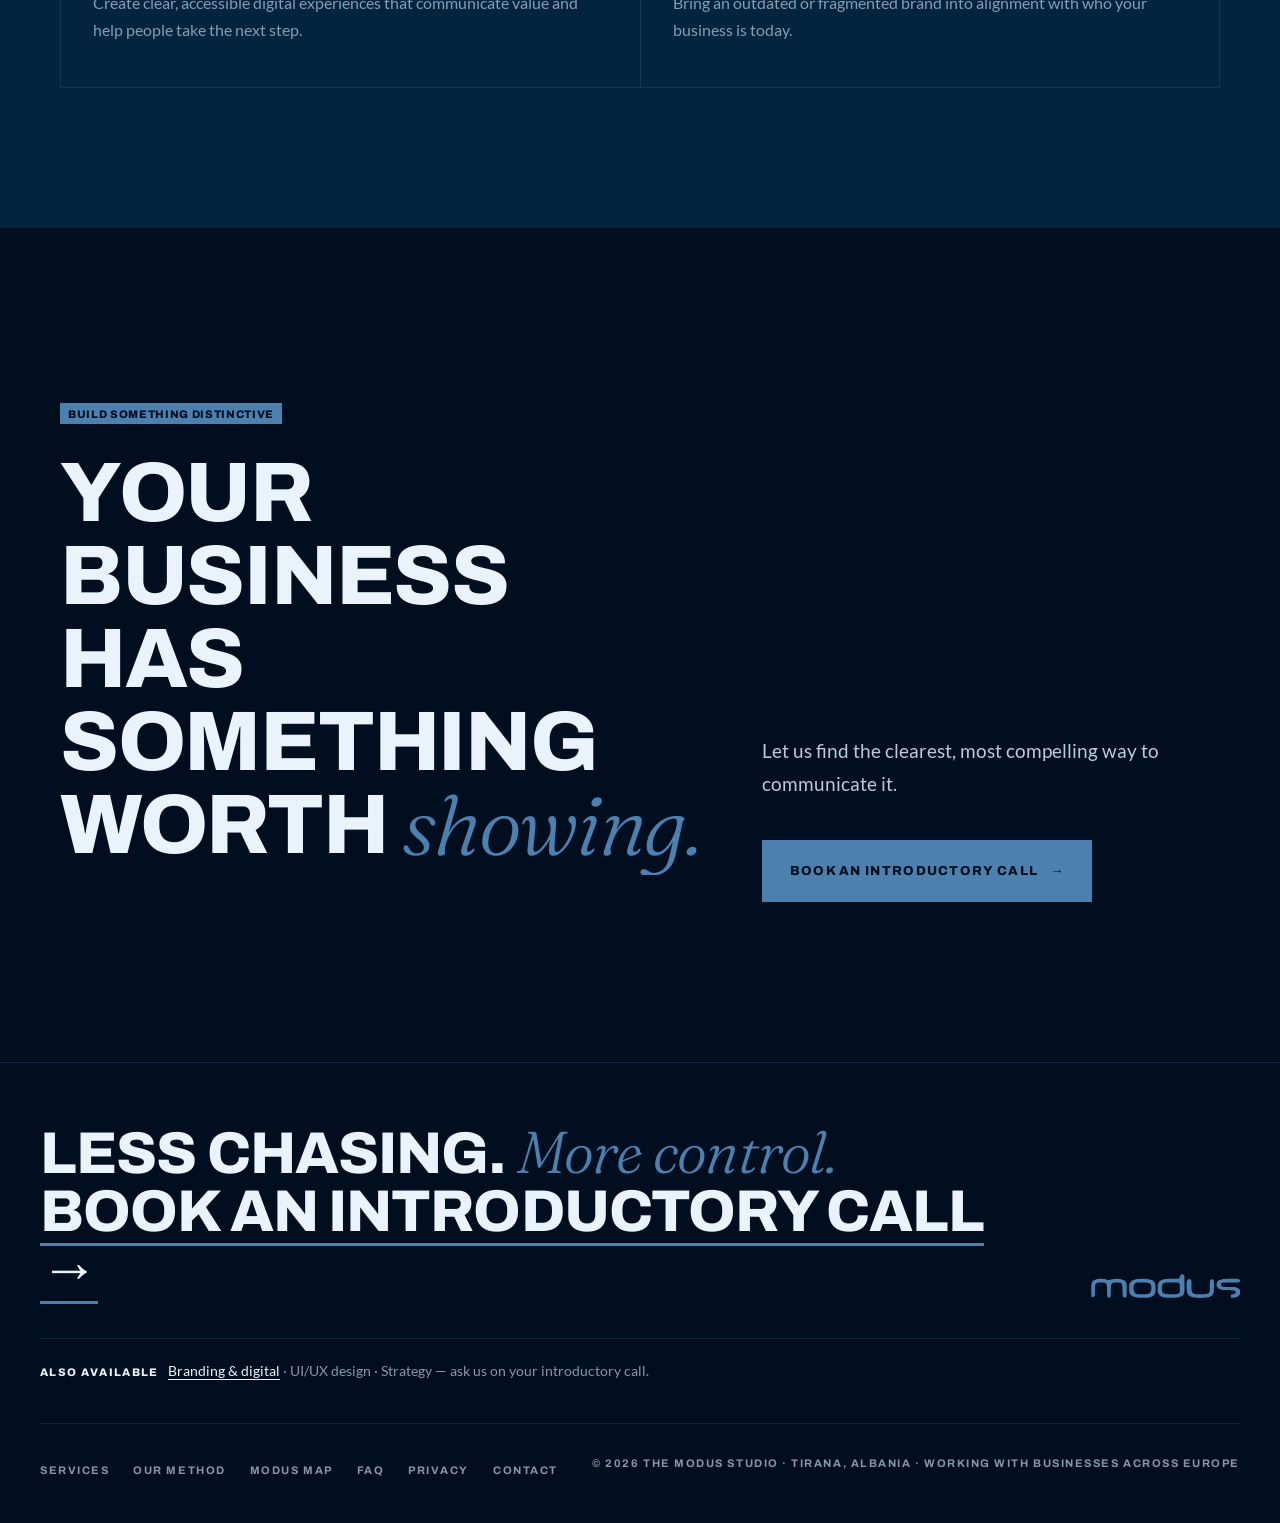
<file: branding-digital.html>
<!DOCTYPE html>
<html lang="en">
<head>
<meta charset="UTF-8">
<meta name="viewport" content="width=device-width, initial-scale=1.0">
<title>Branding & Digital — Brand Strategy, Visual Identity & Websites | The Modus Studio</title>
<meta name="description" content="An identity that feels true to your business and a digital presence that helps people understand, trust and choose it.">
<link rel="canonical" href="https://themodusstudio.com/branding-digital">
<meta name="robots" content="index, follow">
<meta name="theme-color" content="#010E20">
<meta property="og:type" content="website">
<meta property="og:site_name" content="The Modus Studio">
<meta property="og:url" content="https://themodusstudio.com/branding-digital">
<meta property="og:title" content="Branding & Digital — Brand Strategy, Visual Identity & Websites | The Modus Studio">
<meta property="og:description" content="An identity that feels true to your business and a digital presence that helps people understand, trust and choose it.">
<meta name="twitter:card" content="summary">
<link rel="icon" href="favicon.svg" type="image/svg+xml">
<link rel="preload" href="fonts/archivo-latin-800-normal.woff2" as="font" type="font/woff2" crossorigin>
<link rel="stylesheet" href="styles.css">

</head>
<body class="theme-brand" data-shape="ring">
<svg width="0" height="0" style="position:absolute" aria-hidden="true"><symbol id="modus-logo" viewBox="0 0 411 66"><path fill="currentColor" fill-rule="evenodd" d="M294.7 65.7C294.4 65.6 292.4 65.3 290.1 65.1C281.9 64.5 277.1 63.3 272.3 60.9C270.1 59.9 269.0 58.9 267.5 56.9C264.4 52.7 263.5 48.8 263.0 37.5C262.8 34.3 262.8 31.2 262.9 30.8C263.0 30.3 263.1 27.9 263.1 25.4C263.2 20.4 263.4 19.5 265.2 16.8C266.7 14.6 268.8 13.6 271.4 13.9C273.3 14.2 275.4 16.5 276.0 19.2C276.2 20.0 276.3 24.0 276.3 30.6C276.2 45.8 276.7 49.3 279.0 51.5C280.0 52.5 282.2 53.8 283.8 54.4C286.8 55.6 288.6 55.8 301.4 55.7C311.9 55.7 313.8 55.7 316.6 55.3C322.8 54.4 325.2 52.7 326.3 48.3C326.8 46.5 326.8 45.4 326.8 32.5L326.9 18.6 L327.6 17.1C328.3 15.9 328.6 15.5 329.8 14.9C332.7 13.4 335.7 14.6 337.3 17.7C337.7 18.7 337.8 19.5 338.0 22.5C338.1 24.5 338.3 26.9 338.5 27.8C338.9 30.0 338.8 32.2 338.4 34.1C338.1 35.3 338.0 37.2 338.0 41.7L338.1 47.6 L337.3 49.9C336.8 51.1 336.3 52.6 336.1 53.2C335.5 55.2 334.0 57.9 333.0 58.8C331.2 60.6 323.9 64.0 321.9 64.0C321.5 64.0 319.8 64.2 318.1 64.5C316.0 64.9 313.2 65.1 308.6 65.2C305.1 65.4 301.7 65.6 301.3 65.7C300.1 66.1 295.3 66.1 294.7 65.7ZM134.8 65.5C134.5 65.4 133.3 65.2 132.1 65.1C125.4 64.6 121.5 64.1 119.6 63.4C119.1 63.2 118.5 63.0 118.3 63.0C118.1 63.0 117.6 62.8 117.2 62.6C116.7 62.4 115.5 61.9 114.5 61.5C112.1 60.5 110.5 59.2 108.8 56.9C107.2 54.8 106.2 52.8 105.8 51.0C105.4 49.4 105.1 42.6 105.1 35.1C105.2 29.5 105.3 28.3 106.7 25.6C107.4 24.2 111.2 19.3 112.2 18.4C113.6 17.3 116.1 16.3 119.9 15.5C121.2 15.2 122.9 14.8 123.5 14.6C125.3 14.0 133.5 13.5 141.6 13.4C147.9 13.3 149.8 13.4 153.1 13.8C155.3 14.1 157.5 14.4 158.0 14.5C158.5 14.6 159.5 14.8 160.2 14.9C162.8 15.2 166.9 16.3 168.6 17.2C170.2 17.9 170.7 18.3 172.6 20.7C175.3 23.9 175.6 24.2 176.2 26.1C177.0 28.4 177.0 28.5 177.3 34.9C177.5 39.4 177.5 41.9 177.3 45.1C176.7 52.7 176.4 54.1 174.1 56.8C170.0 61.8 163.7 64.4 153.6 65.0C151.6 65.1 149.5 65.3 149.0 65.4C147.9 65.6 135.4 65.7 134.8 65.5ZM218.5 65.5C205.6 65.1 199.8 64.4 194.9 62.4C189.0 60.1 187.0 58.3 184.9 53.2C183.7 50.2 183.4 47.8 183.6 42.2C183.7 39.6 183.7 36.4 183.5 35.2C183.1 30.3 184.9 24.7 188.7 19.9C190.3 17.8 191.6 17.1 197.5 15.5C204.1 13.7 207.6 13.5 226.5 13.4C232.9 13.3 238.7 13.2 239.5 13.1C242.5 12.7 243.6 11.5 244.4 7.7C245.0 4.8 245.4 4.1 247.6 2.1C248.8 0.9 250.0 0.6 252.1 0.9C253.2 1.0 253.5 1.2 254.6 2.3C255.7 3.4 256.2 4.4 256.8 6.1C257.1 7.1 257.3 44.4 257.0 48.4C256.7 51.8 256.2 53.7 254.9 56.0C253.3 58.6 251.8 59.9 248.4 61.4C248.0 61.6 247.1 61.9 246.5 62.2C244.5 63.1 241.7 63.9 239.6 64.2C238.5 64.4 237.3 64.6 236.9 64.6C236.2 64.7 230.9 65.2 226.2 65.6C225.6 65.6 222.1 65.6 218.5 65.5ZM387.2 65.0C384.4 64.4 383.2 61.4 384.6 58.7C385.6 57.0 386.6 56.3 389.0 55.9C393.7 55.1 395.4 54.4 396.7 52.8C398.4 50.9 398.4 49.0 396.7 47.2C395.8 46.1 395.6 46.0 393.9 45.7C392.9 45.4 391.1 45.2 389.8 45.1C388.4 45.0 386.6 44.8 385.6 44.6C384.2 44.3 381.5 44.1 372.4 44.0C361.9 43.8 360.7 43.8 359.0 43.3C355.0 42.2 353.4 41.3 349.9 38.3C346.1 35.1 345.2 33.3 345.2 29.6C345.2 26.3 345.9 24.3 348.4 20.8C349.8 18.7 351.5 17.3 353.1 16.8C355.7 16.0 359.6 15.0 360.1 15.0C360.4 15.0 361.3 14.8 362.0 14.6C364.9 13.9 370.9 13.5 385.9 13.4C399.2 13.3 400.9 13.3 403.8 13.7C407.4 14.2 408.3 14.7 409.4 16.8C410.1 18.1 410.1 19.7 409.3 20.7C408.6 21.7 406.7 22.9 405.5 23.1C404.9 23.2 395.5 23.3 384.8 23.4C364.1 23.4 362.2 23.5 360.1 24.6C358.8 25.2 358.3 25.7 357.7 26.8C357.1 27.9 357.1 28.5 357.7 30.2C358.2 31.9 359.7 33.6 361.2 34.4C363.1 35.3 365.9 35.5 381.6 35.7L396.4 35.9 L398.5 36.6C402.3 37.8 406.6 40.2 408.0 42.0C409.8 44.3 410.8 49.1 410.3 52.7C409.9 55.3 409.0 57.0 407.0 59.0C404.4 61.6 400.7 63.3 395.1 64.5C392.3 65.1 388.6 65.3 387.2 65.0ZM47.9 64.7C46.1 64.0 45.2 62.7 44.7 60.2C44.5 59.2 44.4 53.9 44.3 45.1C44.1 36.8 44.0 31.3 43.8 30.9C42.8 27.9 41.1 25.7 39.0 24.6C37.5 23.9 33.7 23.5 27.5 23.5C16.4 23.5 13.6 24.7 11.7 30.0C11.2 31.6 11.2 32.0 11.1 44.9L11.1 58.1 L10.4 59.4C8.3 63.3 4.7 65.1 2.5 63.3C1.0 62.1 1.0 61.8 0.9 54.1C0.8 50.3 0.7 46.5 0.6 45.6C0.5 44.8 0.4 42.5 0.5 40.5C0.7 38.5 0.8 34.5 1.0 31.6C1.2 26.2 1.4 25.2 2.6 22.6C4.0 19.9 6.2 17.7 8.6 16.9C16.7 13.9 21.3 13.1 29.5 13.3C33.9 13.4 38.5 13.9 39.3 14.4C40.3 15.0 48.4 16.7 50.4 16.7C51.3 16.7 53.9 16.1 56.1 15.3C58.3 14.5 59.9 14.2 62.1 14.0C63.5 13.9 65.4 13.6 66.2 13.5C69.8 12.9 79.8 13.7 84.2 14.9C88.4 16.0 89.1 16.2 89.6 16.5C93.8 18.4 94.2 18.8 96.5 23.9C96.6 24.1 97.0 25.3 97.3 26.4C98.0 29.1 98.5 39.4 98.2 45.5C98.1 47.9 98.0 52.4 98.0 55.5C98.0 60.9 98.0 61.2 97.4 62.3C96.5 63.9 94.8 64.8 92.5 64.8C91.0 64.8 90.7 64.7 89.7 64.1C88.4 63.2 87.3 61.3 87.0 59.2C86.8 58.3 86.7 52.6 86.6 45.6C86.5 30.1 86.3 28.0 84.0 25.8C82.4 24.4 81.5 24.1 76.9 23.6C73.2 23.3 72.0 23.2 68.4 23.5C61.9 23.9 60.4 24.1 59.3 24.8C57.6 25.9 56.6 27.5 55.6 30.5C55.0 32.2 54.9 33.0 54.7 38.5C54.6 41.9 54.5 47.7 54.5 51.4C54.5 59.4 54.3 61.6 53.2 63.0C52.8 63.5 52.2 64.2 51.9 64.4C51.1 64.9 49.1 65.1 47.9 64.7ZM156.1 55.3C159.5 54.3 161.9 52.8 163.2 51.0C164.0 49.8 164.7 47.6 165.2 45.1C165.4 44.3 165.7 43.1 165.8 42.5C166.1 40.9 165.8 33.5 165.3 31.6C163.8 25.8 159.1 23.4 149.9 23.5C148.1 23.6 142.7 23.5 138.0 23.4C130.9 23.3 129.0 23.4 127.1 23.7C121.9 24.6 118.7 27.4 117.6 32.1C117.4 32.9 117.2 35.3 117.1 37.4C117.0 40.8 117.0 41.4 117.6 44.3C118.0 46.1 118.4 47.7 118.5 48.0C118.6 48.2 119.0 49.0 119.4 49.8C120.2 51.6 122.0 53.2 124.0 54.2C126.7 55.6 131.5 56.0 145.5 55.9C153.6 55.8 154.5 55.7 156.1 55.3ZM236.6 55.2C240.7 54.5 242.0 53.7 243.4 50.9C244.4 49.0 244.6 47.0 244.5 38.9C244.5 30.4 244.2 27.7 243.3 26.2C242.3 24.6 241.4 24.1 239.1 23.8C236.9 23.5 206.6 23.6 203.6 23.9C199.4 24.3 196.6 27.0 195.4 31.7C195.0 33.0 195.0 34.4 195.1 40.0C195.2 46.2 195.2 46.7 195.7 48.0C197.4 52.0 201.0 54.5 206.3 55.3C208.1 55.6 211.6 55.7 221.2 55.7C232.7 55.7 233.9 55.7 236.6 55.2Z"/></symbol></svg>

<div class="loader" id="loader" aria-hidden="true">
  <div class="lg"><svg class="base" viewBox="0 0 411 66"><use href="#modus-logo"/></svg><svg class="fill" id="loaderFill" viewBox="0 0 411 66"><use href="#modus-logo"/></svg></div>
  <span class="cap">Less chasing · More control</span>
  <span class="pct" id="loaderPct">0%</span>
</div>

<canvas id="stage" aria-hidden="true"></canvas>

<header class="hdr">
  <a href="index.html" class="logo" aria-label="The Modus Studio — home"><svg viewBox="0 0 411 66"><use href="#modus-logo"/></svg></a>
  <ul class="nav"><li><a href="index.html#services">Services</a></li><li><a href="our-approach.html">Our Method</a></li><li><a href="map.html">Modus Map</a></li><li><a href="index.html#about">About</a></li></ul>
  <a href="contact.html" class="talk orb-btn"><span class="orb" aria-hidden="true"><i></i></span><span class="lbl">Book an introductory call</span></a>
  <button class="menu-btn" id="menuBtn" aria-expanded="false" aria-controls="menu"><span class="o">Menu</span><span class="c">Close</span></button>
</header>
<div class="menu" id="menu"><nav aria-label="Mobile"><a href="index.html">Home</a><a href="index.html#services">Services</a><a href="our-approach.html">Our Method</a><a href="map.html">Modus Map</a><a href="index.html#about">About</a><a href="contact.html"><em>Book an introductory call</em></a></nav><p class="menu-foot">The Modus Studio · Tirana, Albania · Working across Europe</p></div>

<main>
<section class="hero sub">
  <div class="wrap">
    <div class="tag rv">Branding &amp; Digital</div>
    <h1 class="split">Let people see the value you have <em>already built.</em></h1>
    <p class="lead rv">A good business deserves an identity that feels true to it and a digital presence that helps people understand, trust and choose it. We bring clarity to your story and purpose to your design.</p>
    <div class="ctas rv"><a href="contact.html" class="btn btn-fill">Book an introductory call <span class="ar">→</span></a></div>
    <div class="scroll-cue rv"><i></i>Services</div>
  </div>
</section>
<section class="alt">
  <div class="wrap">
    <div class="tag">Services</div>
    <h2 class="h2 split">Clarity in your story. Purpose in your <em>design.</em></h2>
    <div class="grid g2 rv">
      <div class="card"><div class="n">01</div><h3>Brand Strategy</h3><p>Clarify positioning, audience, differentiation, voice and the story your business needs to tell.</p></div>
      <div class="card"><div class="n">02</div><h3>Visual Identity</h3><p>Build an intentional, consistent system of logo, color, typography and visual elements.</p></div>
      <div class="card"><div class="n">03</div><h3>Website &amp; UX/UI Design</h3><p>Create clear, accessible digital experiences that communicate value and help people take the next step.</p></div>
      <div class="card"><div class="n">04</div><h3>Brand Refresh</h3><p>Bring an outdated or fragmented brand into alignment with who your business is today.</p></div>
    </div>
  </div>
</section>
<section class="final">
  <div class="wrap final-box">
    <div><div class="tag">Build something distinctive</div><h2 class="h2 split">Your business has something worth <em>showing.</em></h2></div>
    <div><p class="lead rv">Let us find the clearest, most compelling way to communicate it.</p><div class="ctas rv"><a href="contact.html" class="btn btn-fill">Book an introductory call <span class="ar">→</span></a></div></div>
  </div>
</section>
</main>

<footer>
  <p class="foot-cta">Less chasing. <em>More control.</em><br><a href="contact.html">Book an introductory call →</a></p>
  <a href="index.html" class="foot-logo" aria-label="The Modus Studio"><svg viewBox="0 0 411 66"><use href="#modus-logo"/></svg></a>
  <p class="also"><b>Also available</b><a href="branding-digital.html">Branding &amp; digital</a> · UI/UX design · Strategy — ask us on your introductory call.</p>
  <div class="foot-bottom">
    <ul class="foot-links"><li><a href="index.html#services">Services</a></li><li><a href="our-approach.html">Our Method</a></li><li><a href="map.html">Modus Map</a></li><li><a href="index.html#faq">FAQ</a></li><li><a href="privacy.html">Privacy</a></li><li><a href="contact.html">Contact</a></li></ul>
    <p>© 2026 The Modus Studio · Tirana, Albania · Working with businesses across Europe</p>
  </div>
</footer>

<script src="js/three.min.js"></script>
<script src="site.js"></script>
</body>
</html>
</file>
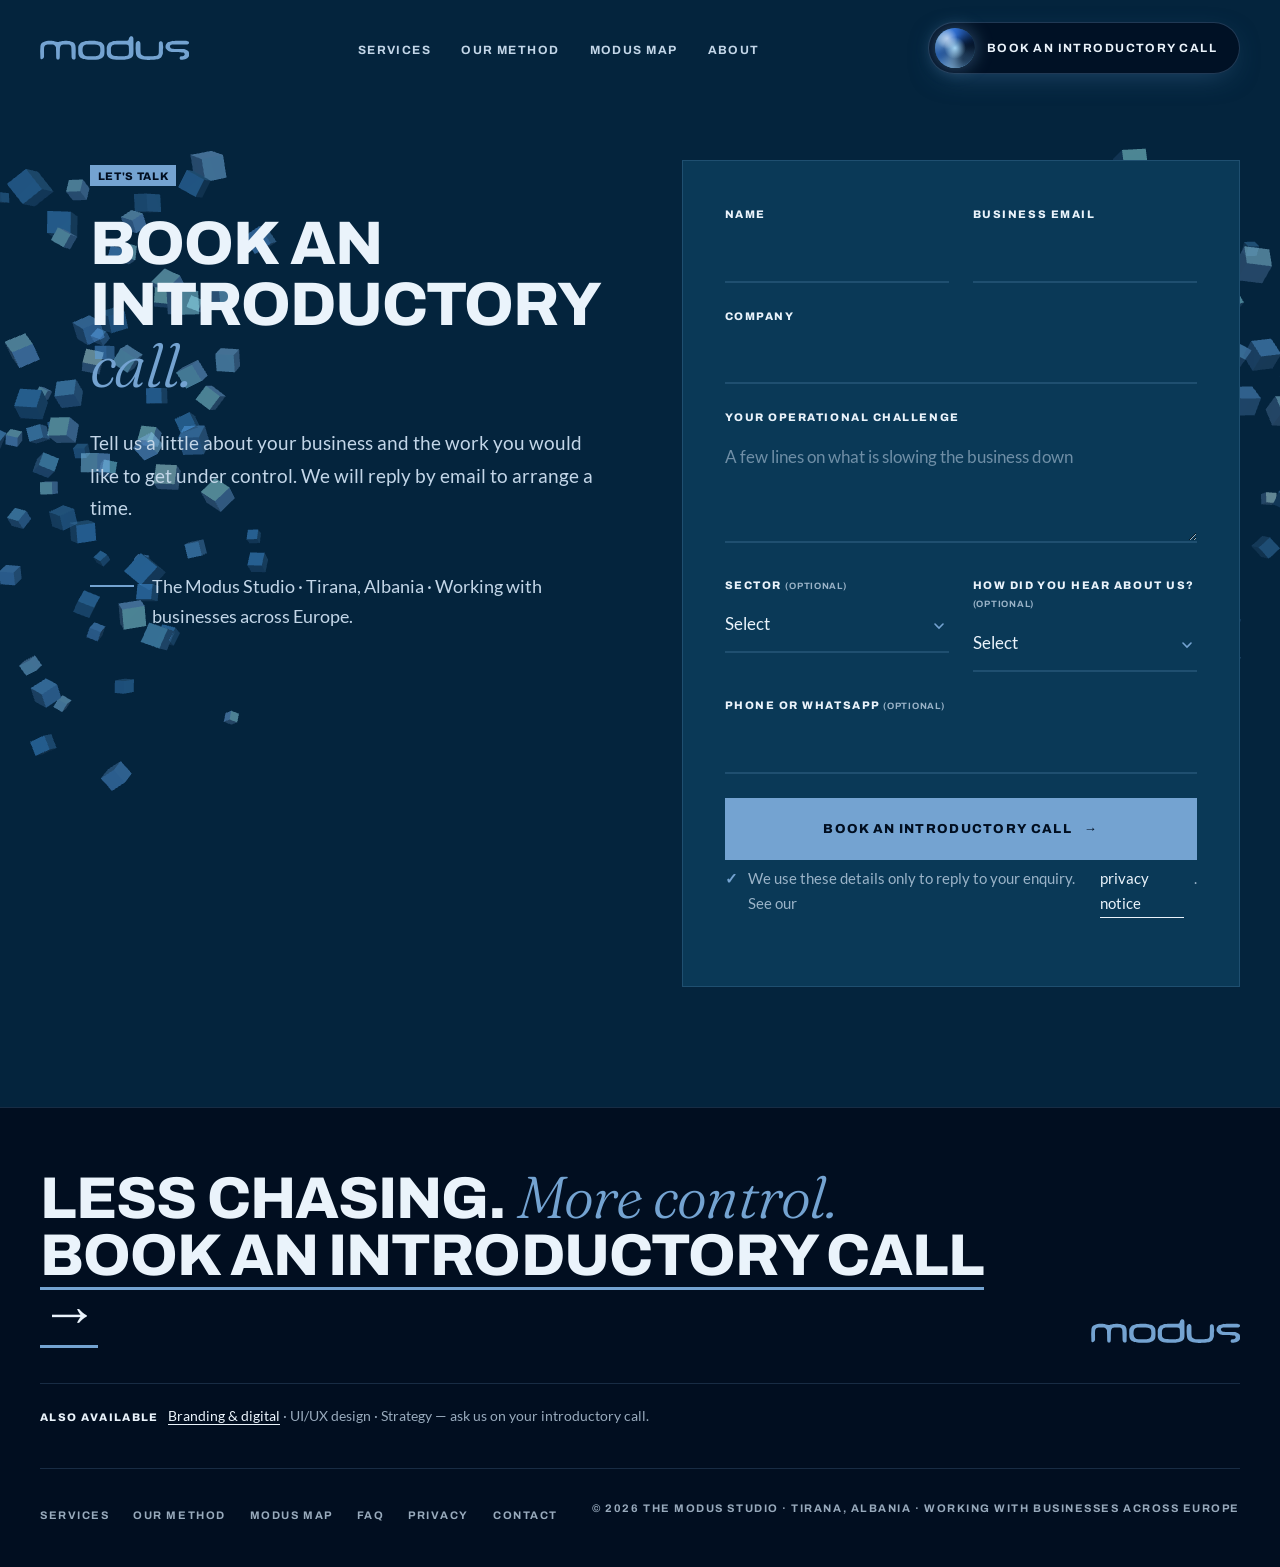
<file: contact.html>
<!DOCTYPE html>
<html lang="en">
<head>
<meta charset="UTF-8">
<meta name="viewport" content="width=device-width, initial-scale=1.0">
<title>Book an introductory call | The Modus Studio</title>
<meta name="description" content="Tell us a little about your business and the work you would like to get under control. We will reply by email to arrange a time.">
<link rel="canonical" href="https://themodusstudio.com/contact">
<meta name="robots" content="index, follow">
<meta name="theme-color" content="#04243D">
<meta property="og:type" content="website">
<meta property="og:site_name" content="The Modus Studio">
<meta property="og:url" content="https://themodusstudio.com/contact">
<meta property="og:title" content="Book an introductory call | The Modus Studio">
<meta property="og:description" content="Tell us a little about your business and the work you would like to get under control. We will reply by email to arrange a time.">
<meta name="twitter:card" content="summary">
<link rel="icon" href="favicon.svg" type="image/svg+xml">
<link rel="preload" href="fonts/archivo-latin-800-normal.woff2" as="font" type="font/woff2" crossorigin>
<link rel="stylesheet" href="styles.css">

</head>
<body class="theme-auto-navy" data-shape="scatter">
<svg width="0" height="0" style="position:absolute" aria-hidden="true"><symbol id="modus-logo" viewBox="0 0 411 66"><path fill="currentColor" fill-rule="evenodd" d="M294.7 65.7C294.4 65.6 292.4 65.3 290.1 65.1C281.9 64.5 277.1 63.3 272.3 60.9C270.1 59.9 269.0 58.9 267.5 56.9C264.4 52.7 263.5 48.8 263.0 37.5C262.8 34.3 262.8 31.2 262.9 30.8C263.0 30.3 263.1 27.9 263.1 25.4C263.2 20.4 263.4 19.5 265.2 16.8C266.7 14.6 268.8 13.6 271.4 13.9C273.3 14.2 275.4 16.5 276.0 19.2C276.2 20.0 276.3 24.0 276.3 30.6C276.2 45.8 276.7 49.3 279.0 51.5C280.0 52.5 282.2 53.8 283.8 54.4C286.8 55.6 288.6 55.8 301.4 55.7C311.9 55.7 313.8 55.7 316.6 55.3C322.8 54.4 325.2 52.7 326.3 48.3C326.8 46.5 326.8 45.4 326.8 32.5L326.9 18.6 L327.6 17.1C328.3 15.9 328.6 15.5 329.8 14.9C332.7 13.4 335.7 14.6 337.3 17.7C337.7 18.7 337.8 19.5 338.0 22.5C338.1 24.5 338.3 26.9 338.5 27.8C338.9 30.0 338.8 32.2 338.4 34.1C338.1 35.3 338.0 37.2 338.0 41.7L338.1 47.6 L337.3 49.9C336.8 51.1 336.3 52.6 336.1 53.2C335.5 55.2 334.0 57.9 333.0 58.8C331.2 60.6 323.9 64.0 321.9 64.0C321.5 64.0 319.8 64.2 318.1 64.5C316.0 64.9 313.2 65.1 308.6 65.2C305.1 65.4 301.7 65.6 301.3 65.7C300.1 66.1 295.3 66.1 294.7 65.7ZM134.8 65.5C134.5 65.4 133.3 65.2 132.1 65.1C125.4 64.6 121.5 64.1 119.6 63.4C119.1 63.2 118.5 63.0 118.3 63.0C118.1 63.0 117.6 62.8 117.2 62.6C116.7 62.4 115.5 61.9 114.5 61.5C112.1 60.5 110.5 59.2 108.8 56.9C107.2 54.8 106.2 52.8 105.8 51.0C105.4 49.4 105.1 42.6 105.1 35.1C105.2 29.5 105.3 28.3 106.7 25.6C107.4 24.2 111.2 19.3 112.2 18.4C113.6 17.3 116.1 16.3 119.9 15.5C121.2 15.2 122.9 14.8 123.5 14.6C125.3 14.0 133.5 13.5 141.6 13.4C147.9 13.3 149.8 13.4 153.1 13.8C155.3 14.1 157.5 14.4 158.0 14.5C158.5 14.6 159.5 14.8 160.2 14.9C162.8 15.2 166.9 16.3 168.6 17.2C170.2 17.9 170.7 18.3 172.6 20.7C175.3 23.9 175.6 24.2 176.2 26.1C177.0 28.4 177.0 28.5 177.3 34.9C177.5 39.4 177.5 41.9 177.3 45.1C176.7 52.7 176.4 54.1 174.1 56.8C170.0 61.8 163.7 64.4 153.6 65.0C151.6 65.1 149.5 65.3 149.0 65.4C147.9 65.6 135.4 65.7 134.8 65.5ZM218.5 65.5C205.6 65.1 199.8 64.4 194.9 62.4C189.0 60.1 187.0 58.3 184.9 53.2C183.7 50.2 183.4 47.8 183.6 42.2C183.7 39.6 183.7 36.4 183.5 35.2C183.1 30.3 184.9 24.7 188.7 19.9C190.3 17.8 191.6 17.1 197.5 15.5C204.1 13.7 207.6 13.5 226.5 13.4C232.9 13.3 238.7 13.2 239.5 13.1C242.5 12.7 243.6 11.5 244.4 7.7C245.0 4.8 245.4 4.1 247.6 2.1C248.8 0.9 250.0 0.6 252.1 0.9C253.2 1.0 253.5 1.2 254.6 2.3C255.7 3.4 256.2 4.4 256.8 6.1C257.1 7.1 257.3 44.4 257.0 48.4C256.7 51.8 256.2 53.7 254.9 56.0C253.3 58.6 251.8 59.9 248.4 61.4C248.0 61.6 247.1 61.9 246.5 62.2C244.5 63.1 241.7 63.9 239.6 64.2C238.5 64.4 237.3 64.6 236.9 64.6C236.2 64.7 230.9 65.2 226.2 65.6C225.6 65.6 222.1 65.6 218.5 65.5ZM387.2 65.0C384.4 64.4 383.2 61.4 384.6 58.7C385.6 57.0 386.6 56.3 389.0 55.9C393.7 55.1 395.4 54.4 396.7 52.8C398.4 50.9 398.4 49.0 396.7 47.2C395.8 46.1 395.6 46.0 393.9 45.7C392.9 45.4 391.1 45.2 389.8 45.1C388.4 45.0 386.6 44.8 385.6 44.6C384.2 44.3 381.5 44.1 372.4 44.0C361.9 43.8 360.7 43.8 359.0 43.3C355.0 42.2 353.4 41.3 349.9 38.3C346.1 35.1 345.2 33.3 345.2 29.6C345.2 26.3 345.9 24.3 348.4 20.8C349.8 18.7 351.5 17.3 353.1 16.8C355.7 16.0 359.6 15.0 360.1 15.0C360.4 15.0 361.3 14.8 362.0 14.6C364.9 13.9 370.9 13.5 385.9 13.4C399.2 13.3 400.9 13.3 403.8 13.7C407.4 14.2 408.3 14.7 409.4 16.8C410.1 18.1 410.1 19.7 409.3 20.7C408.6 21.7 406.7 22.9 405.5 23.1C404.9 23.2 395.5 23.3 384.8 23.4C364.1 23.4 362.2 23.5 360.1 24.6C358.8 25.2 358.3 25.7 357.7 26.8C357.1 27.9 357.1 28.5 357.7 30.2C358.2 31.9 359.7 33.6 361.2 34.4C363.1 35.3 365.9 35.5 381.6 35.7L396.4 35.9 L398.5 36.6C402.3 37.8 406.6 40.2 408.0 42.0C409.8 44.3 410.8 49.1 410.3 52.7C409.9 55.3 409.0 57.0 407.0 59.0C404.4 61.6 400.7 63.3 395.1 64.5C392.3 65.1 388.6 65.3 387.2 65.0ZM47.9 64.7C46.1 64.0 45.2 62.7 44.7 60.2C44.5 59.2 44.4 53.9 44.3 45.1C44.1 36.8 44.0 31.3 43.8 30.9C42.8 27.9 41.1 25.7 39.0 24.6C37.5 23.9 33.7 23.5 27.5 23.5C16.4 23.5 13.6 24.7 11.7 30.0C11.2 31.6 11.2 32.0 11.1 44.9L11.1 58.1 L10.4 59.4C8.3 63.3 4.7 65.1 2.5 63.3C1.0 62.1 1.0 61.8 0.9 54.1C0.8 50.3 0.7 46.5 0.6 45.6C0.5 44.8 0.4 42.5 0.5 40.5C0.7 38.5 0.8 34.5 1.0 31.6C1.2 26.2 1.4 25.2 2.6 22.6C4.0 19.9 6.2 17.7 8.6 16.9C16.7 13.9 21.3 13.1 29.5 13.3C33.9 13.4 38.5 13.9 39.3 14.4C40.3 15.0 48.4 16.7 50.4 16.7C51.3 16.7 53.9 16.1 56.1 15.3C58.3 14.5 59.9 14.2 62.1 14.0C63.5 13.9 65.4 13.6 66.2 13.5C69.8 12.9 79.8 13.7 84.2 14.9C88.4 16.0 89.1 16.2 89.6 16.5C93.8 18.4 94.2 18.8 96.5 23.9C96.6 24.1 97.0 25.3 97.3 26.4C98.0 29.1 98.5 39.4 98.2 45.5C98.1 47.9 98.0 52.4 98.0 55.5C98.0 60.9 98.0 61.2 97.4 62.3C96.5 63.9 94.8 64.8 92.5 64.8C91.0 64.8 90.7 64.7 89.7 64.1C88.4 63.2 87.3 61.3 87.0 59.2C86.8 58.3 86.7 52.6 86.6 45.6C86.5 30.1 86.3 28.0 84.0 25.8C82.4 24.4 81.5 24.1 76.9 23.6C73.2 23.3 72.0 23.2 68.4 23.5C61.9 23.9 60.4 24.1 59.3 24.8C57.6 25.9 56.6 27.5 55.6 30.5C55.0 32.2 54.9 33.0 54.7 38.5C54.6 41.9 54.5 47.7 54.5 51.4C54.5 59.4 54.3 61.6 53.2 63.0C52.8 63.5 52.2 64.2 51.9 64.4C51.1 64.9 49.1 65.1 47.9 64.7ZM156.1 55.3C159.5 54.3 161.9 52.8 163.2 51.0C164.0 49.8 164.7 47.6 165.2 45.1C165.4 44.3 165.7 43.1 165.8 42.5C166.1 40.9 165.8 33.5 165.3 31.6C163.8 25.8 159.1 23.4 149.9 23.5C148.1 23.6 142.7 23.5 138.0 23.4C130.9 23.3 129.0 23.4 127.1 23.7C121.9 24.6 118.7 27.4 117.6 32.1C117.4 32.9 117.2 35.3 117.1 37.4C117.0 40.8 117.0 41.4 117.6 44.3C118.0 46.1 118.4 47.7 118.5 48.0C118.6 48.2 119.0 49.0 119.4 49.8C120.2 51.6 122.0 53.2 124.0 54.2C126.7 55.6 131.5 56.0 145.5 55.9C153.6 55.8 154.5 55.7 156.1 55.3ZM236.6 55.2C240.7 54.5 242.0 53.7 243.4 50.9C244.4 49.0 244.6 47.0 244.5 38.9C244.5 30.4 244.2 27.7 243.3 26.2C242.3 24.6 241.4 24.1 239.1 23.8C236.9 23.5 206.6 23.6 203.6 23.9C199.4 24.3 196.6 27.0 195.4 31.7C195.0 33.0 195.0 34.4 195.1 40.0C195.2 46.2 195.2 46.7 195.7 48.0C197.4 52.0 201.0 54.5 206.3 55.3C208.1 55.6 211.6 55.7 221.2 55.7C232.7 55.7 233.9 55.7 236.6 55.2Z"/></symbol></svg>

<div class="loader" id="loader" aria-hidden="true">
  <div class="lg"><svg class="base" viewBox="0 0 411 66"><use href="#modus-logo"/></svg><svg class="fill" id="loaderFill" viewBox="0 0 411 66"><use href="#modus-logo"/></svg></div>
  <span class="cap">Less chasing · More control</span>
  <span class="pct" id="loaderPct">0%</span>
</div>

<canvas id="stage" aria-hidden="true"></canvas>

<header class="hdr">
  <a href="index.html" class="logo" aria-label="The Modus Studio — home"><svg viewBox="0 0 411 66"><use href="#modus-logo"/></svg></a>
  <ul class="nav"><li><a href="index.html#services">Services</a></li><li><a href="our-approach.html">Our Method</a></li><li><a href="map.html">Modus Map</a></li><li><a href="index.html#about">About</a></li></ul>
  <a href="contact.html" class="talk orb-btn"><span class="orb" aria-hidden="true"><i></i></span><span class="lbl">Book an introductory call</span></a>
  <button class="menu-btn" id="menuBtn" aria-expanded="false" aria-controls="menu"><span class="o">Menu</span><span class="c">Close</span></button>
</header>
<div class="menu" id="menu"><nav aria-label="Mobile"><a href="index.html">Home</a><a href="index.html#services">Services</a><a href="our-approach.html">Our Method</a><a href="map.html">Modus Map</a><a href="index.html#about">About</a><a href="contact.html"><em>Book an introductory call</em></a></nav><p class="menu-foot">The Modus Studio · Tirana, Albania · Working across Europe</p></div>

<main>
<section class="hero sub" style="min-height:auto;padding-bottom:120px">
  <div class="wrap contact-grid">
    <div>
      <div class="tag rv">Let's talk</div>
      <h1 class="split">Book an introductory <em>call.</em></h1>
      <p class="lead rv">Tell us a little about your business and the work you would like to get under control. We will reply by email to arrange a time.</p>
      <p class="bridge rv">The Modus Studio · Tirana, Albania · Working with businesses across Europe.</p>
    </div>
    <form class="form rv" id="contactForm" name="enquiry" method="POST" data-netlify="true" netlify-honeypot="bot-field">
      <input type="hidden" name="form-name" value="enquiry">
      <input type="hidden" name="interest" value="Introductory call">
      <p class="hp"><label>Leave empty <input name="bot-field"></label></p>
      <div class="form-body">
        <div class="row2">
          <div class="field"><label for="f-name">Name</label><input id="f-name" name="name" required autocomplete="name"></div>
          <div class="field"><label for="f-email">Business email</label><input id="f-email" name="email" type="email" required autocomplete="email"></div>
        </div>
        <div class="field"><label for="f-company">Company</label><input id="f-company" name="company" required autocomplete="organization"></div>
        <div class="field"><label for="f-challenge">Your operational challenge</label><textarea id="f-challenge" name="challenge" required placeholder="A few lines on what is slowing the business down"></textarea></div>
        <div class="row2">
          <div class="field"><label for="f-sector">Sector <small>(optional)</small></label><select id="f-sector" name="sector"><option value="">Select</option><option>Logistics</option><option>Construction</option><option>Wholesale &amp; distribution</option><option>Other</option></select></div>
          <div class="field"><label for="f-source">How did you hear about us? <small>(optional)</small></label><select id="f-source" name="source"><option value="">Select</option><option>Search engine</option><option>LinkedIn</option><option>Recommendation</option><option>Other</option></select></div>
        </div>
        <div class="field"><label for="f-phone">Phone or WhatsApp <small>(optional)</small></label><input id="f-phone" name="phone" type="tel" autocomplete="tel"></div>
        <button class="btn btn-fill" type="submit">Book an introductory call <span class="ar">→</span></button>
        <p class="reassure">We use these details only to reply to your enquiry. See our <a href="privacy.html">privacy notice</a>.</p>
        <p class="form-err" id="formErr">Something went wrong and your enquiry was not sent. Please try again in a moment.</p>
      </div>
      <div class="form-done" role="status"><div class="big">Thank you.</div><p class="lead" style="margin:0 auto">Your enquiry has been received. We will reply by email to arrange your introductory call.</p></div>
    </form>
  </div>
</section>
</main>

<footer>
  <p class="foot-cta">Less chasing. <em>More control.</em><br><a href="contact.html">Book an introductory call →</a></p>
  <a href="index.html" class="foot-logo" aria-label="The Modus Studio"><svg viewBox="0 0 411 66"><use href="#modus-logo"/></svg></a>
  <p class="also"><b>Also available</b><a href="branding-digital.html">Branding &amp; digital</a> · UI/UX design · Strategy — ask us on your introductory call.</p>
  <div class="foot-bottom">
    <ul class="foot-links"><li><a href="index.html#services">Services</a></li><li><a href="our-approach.html">Our Method</a></li><li><a href="map.html">Modus Map</a></li><li><a href="index.html#faq">FAQ</a></li><li><a href="privacy.html">Privacy</a></li><li><a href="contact.html">Contact</a></li></ul>
    <p>© 2026 The Modus Studio · Tirana, Albania · Working with businesses across Europe</p>
  </div>
</footer>

<script src="js/three.min.js"></script>
<script src="site.js"></script>
</body>
</html>
</file>
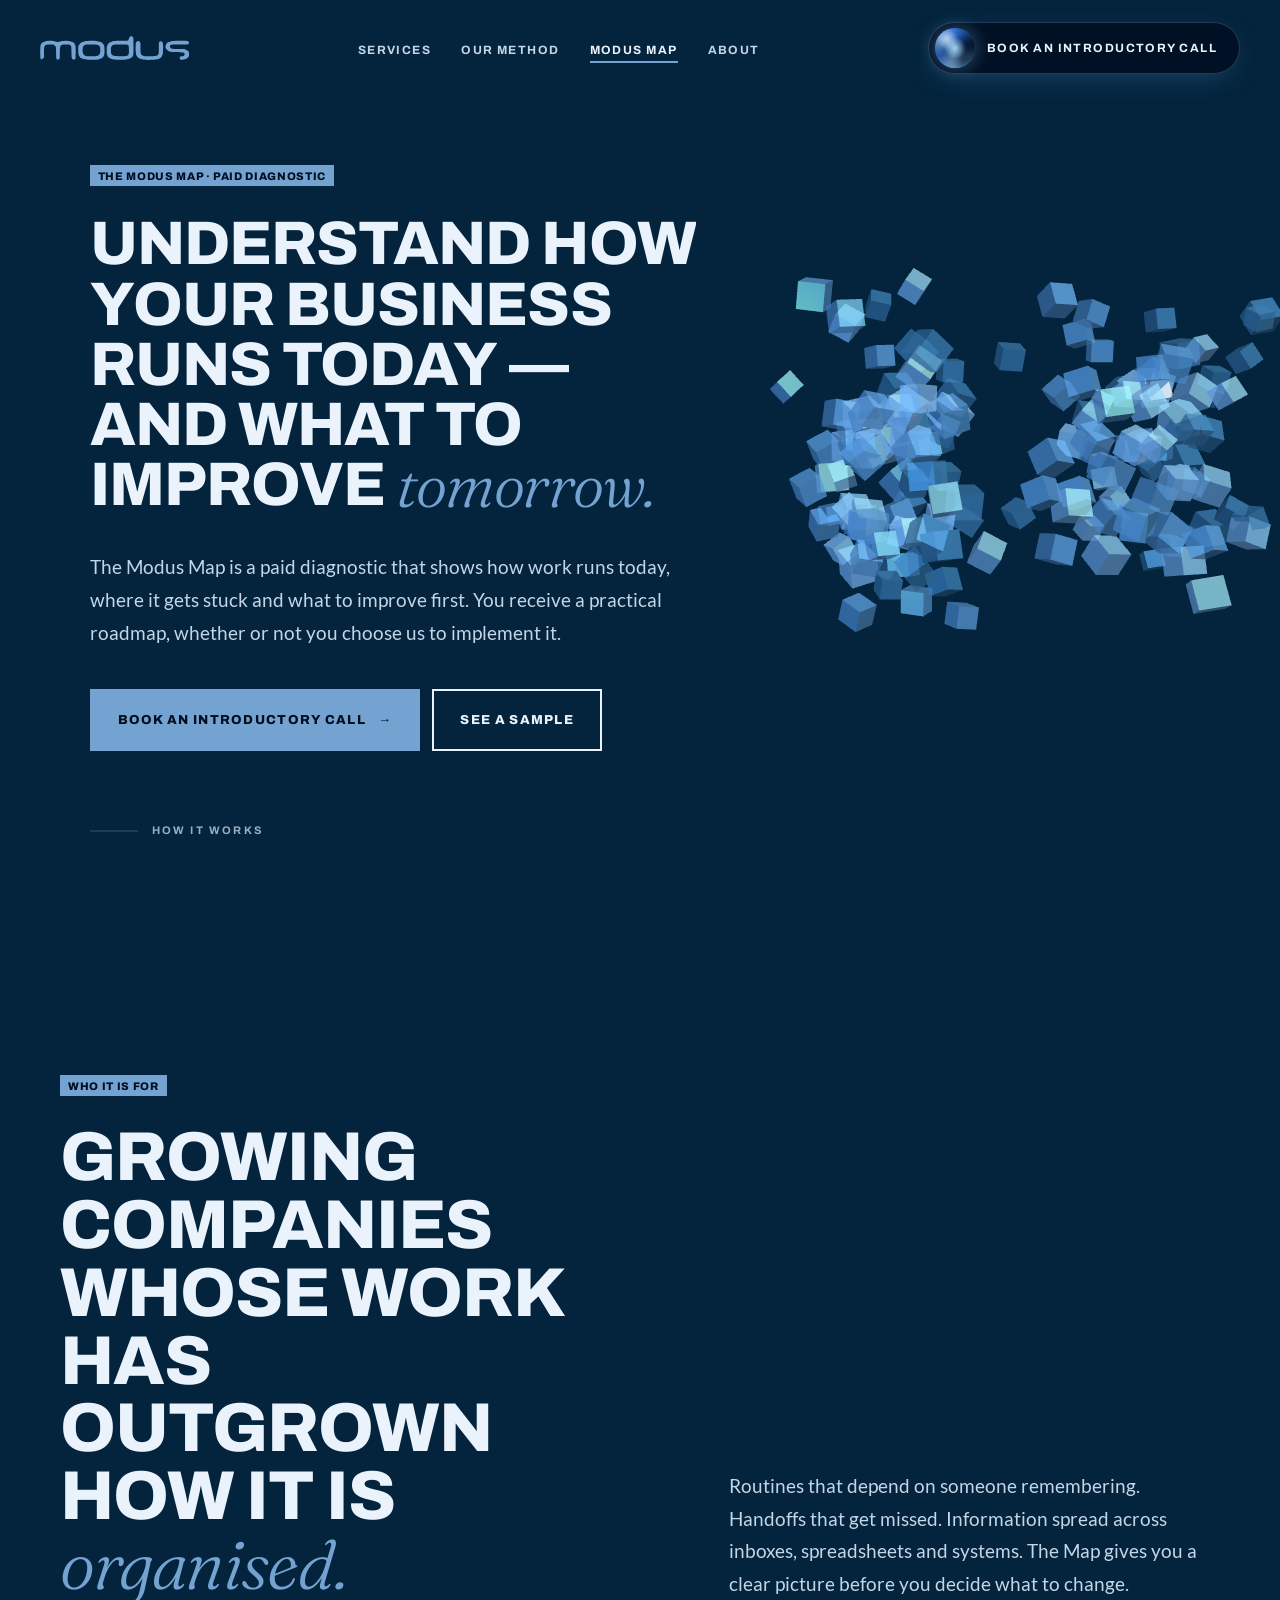
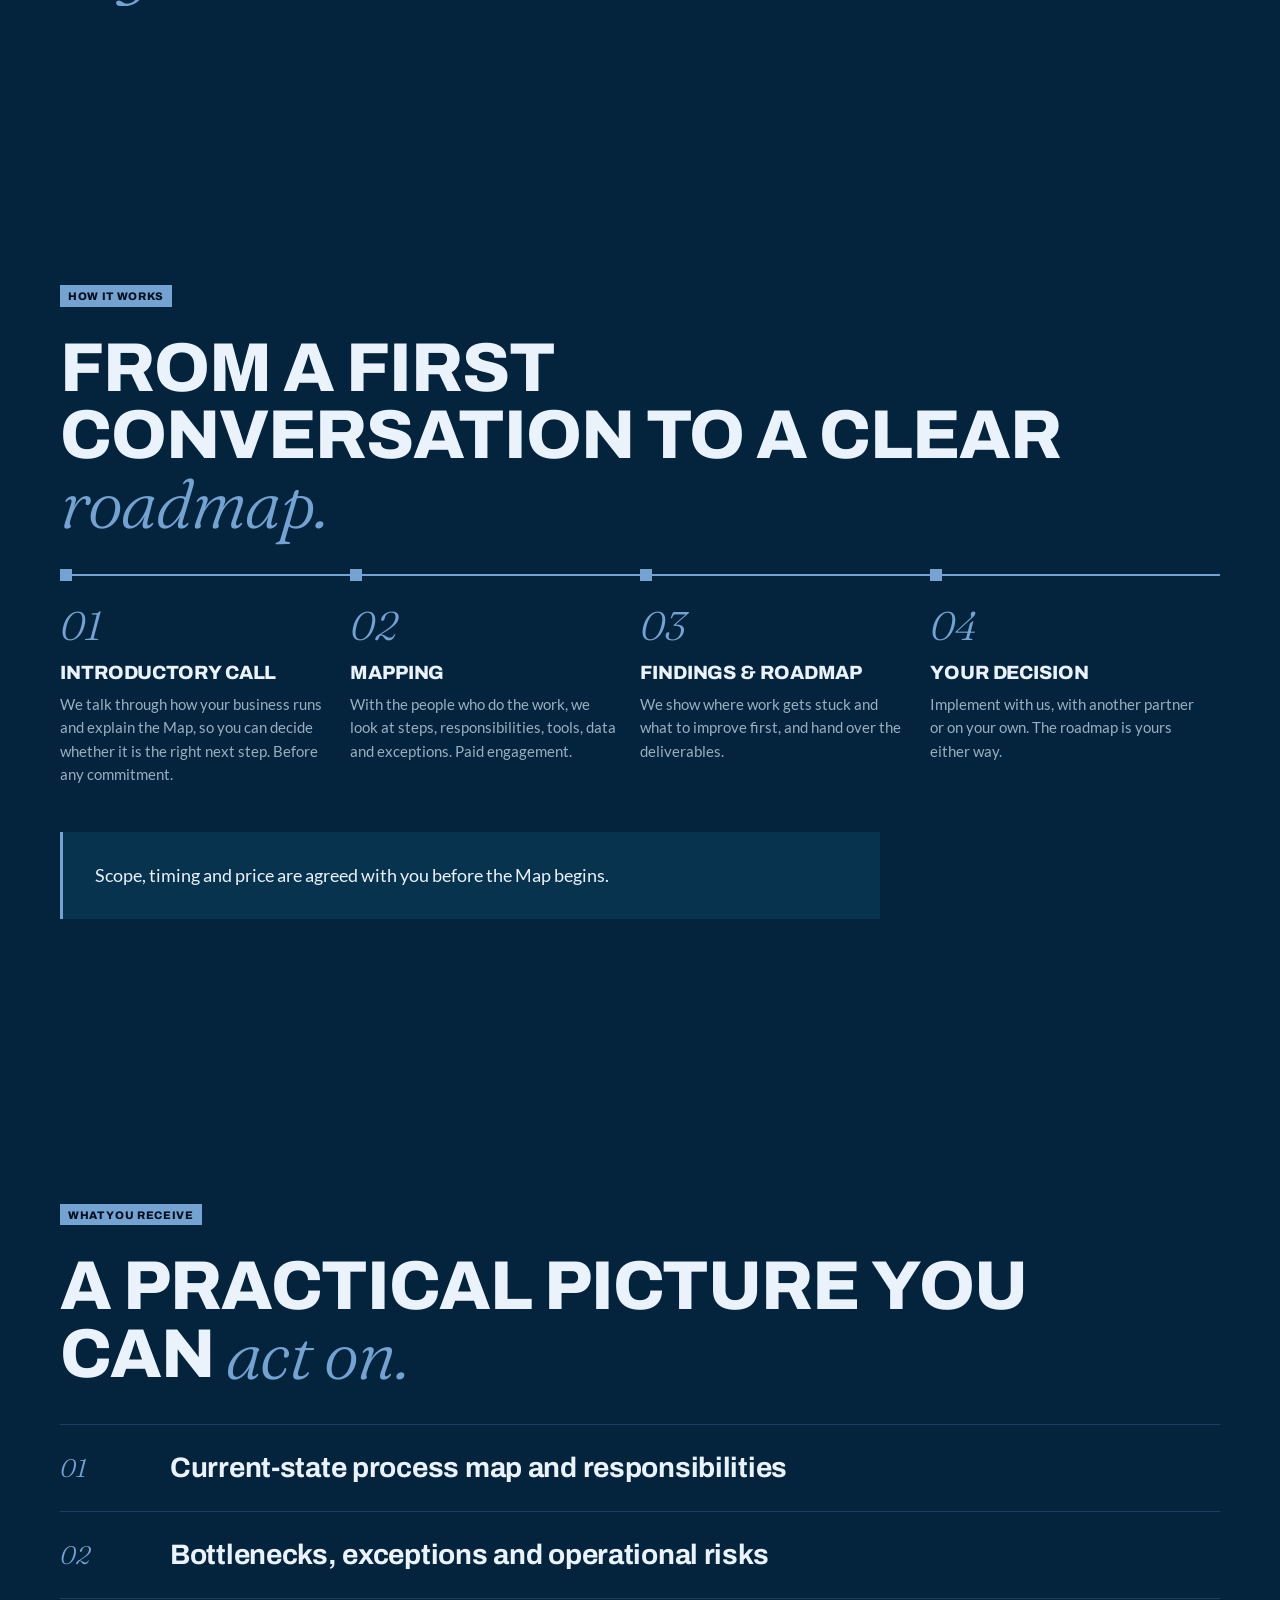
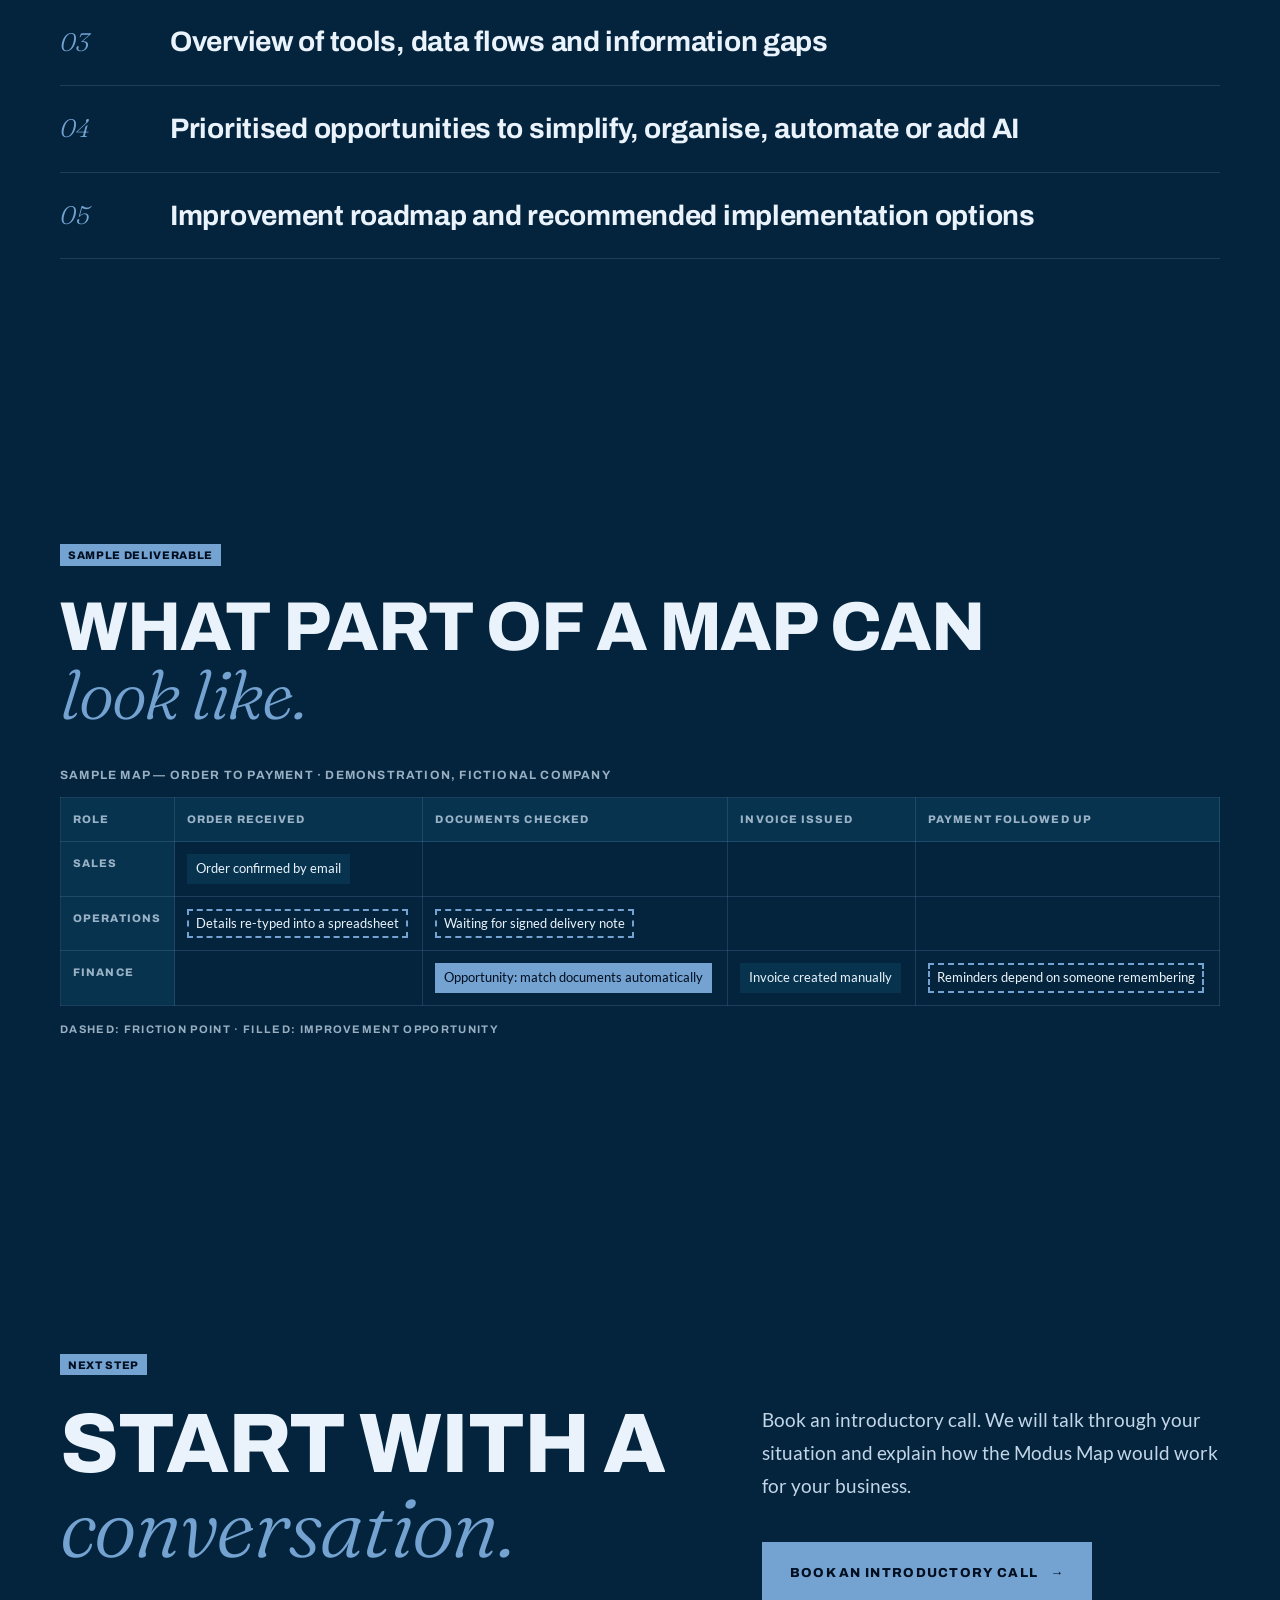
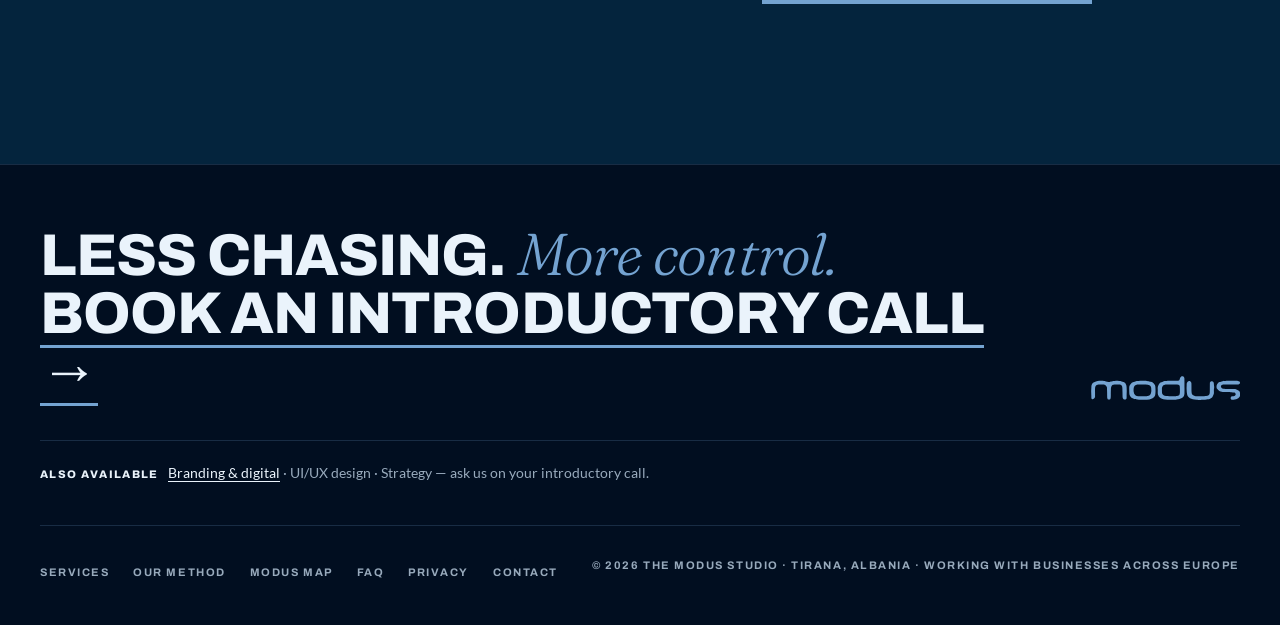
<file: map.html>
<!DOCTYPE html>
<html lang="en">
<head>
<meta charset="UTF-8">
<meta name="viewport" content="width=device-width, initial-scale=1.0">
<title>The Modus Map — paid business diagnostic | The Modus Studio</title>
<meta name="description" content="The Modus Map is a paid diagnostic that shows how work runs today, where it gets stuck and what to improve first. You receive a practical roadmap, whether or not you choose us to implement it.">
<link rel="canonical" href="https://themodusstudio.com/map">
<meta name="robots" content="index, follow">
<meta name="theme-color" content="#04243D">
<meta property="og:type" content="website">
<meta property="og:site_name" content="The Modus Studio">
<meta property="og:url" content="https://themodusstudio.com/map">
<meta property="og:title" content="The Modus Map — paid business diagnostic | The Modus Studio">
<meta property="og:description" content="The Modus Map is a paid diagnostic that shows how work runs today, where it gets stuck and what to improve first. You receive a practical roadmap, whether or not you choose us to implement it.">
<meta name="twitter:card" content="summary">
<link rel="icon" href="favicon.svg" type="image/svg+xml">
<link rel="preload" href="fonts/archivo-latin-800-normal.woff2" as="font" type="font/woff2" crossorigin>
<link rel="stylesheet" href="styles.css">

</head>
<body class="theme-auto-navy" data-shape="cube">
<svg width="0" height="0" style="position:absolute" aria-hidden="true"><symbol id="modus-logo" viewBox="0 0 411 66"><path fill="currentColor" fill-rule="evenodd" d="M294.7 65.7C294.4 65.6 292.4 65.3 290.1 65.1C281.9 64.5 277.1 63.3 272.3 60.9C270.1 59.9 269.0 58.9 267.5 56.9C264.4 52.7 263.5 48.8 263.0 37.5C262.8 34.3 262.8 31.2 262.9 30.8C263.0 30.3 263.1 27.9 263.1 25.4C263.2 20.4 263.4 19.5 265.2 16.8C266.7 14.6 268.8 13.6 271.4 13.9C273.3 14.2 275.4 16.5 276.0 19.2C276.2 20.0 276.3 24.0 276.3 30.6C276.2 45.8 276.7 49.3 279.0 51.5C280.0 52.5 282.2 53.8 283.8 54.4C286.8 55.6 288.6 55.8 301.4 55.7C311.9 55.7 313.8 55.7 316.6 55.3C322.8 54.4 325.2 52.7 326.3 48.3C326.8 46.5 326.8 45.4 326.8 32.5L326.9 18.6 L327.6 17.1C328.3 15.9 328.6 15.5 329.8 14.9C332.7 13.4 335.7 14.6 337.3 17.7C337.7 18.7 337.8 19.5 338.0 22.5C338.1 24.5 338.3 26.9 338.5 27.8C338.9 30.0 338.8 32.2 338.4 34.1C338.1 35.3 338.0 37.2 338.0 41.7L338.1 47.6 L337.3 49.9C336.8 51.1 336.3 52.6 336.1 53.2C335.5 55.2 334.0 57.9 333.0 58.8C331.2 60.6 323.9 64.0 321.9 64.0C321.5 64.0 319.8 64.2 318.1 64.5C316.0 64.9 313.2 65.1 308.6 65.2C305.1 65.4 301.7 65.6 301.3 65.7C300.1 66.1 295.3 66.1 294.7 65.7ZM134.8 65.5C134.5 65.4 133.3 65.2 132.1 65.1C125.4 64.6 121.5 64.1 119.6 63.4C119.1 63.2 118.5 63.0 118.3 63.0C118.1 63.0 117.6 62.8 117.2 62.6C116.7 62.4 115.5 61.9 114.5 61.5C112.1 60.5 110.5 59.2 108.8 56.9C107.2 54.8 106.2 52.8 105.8 51.0C105.4 49.4 105.1 42.6 105.1 35.1C105.2 29.5 105.3 28.3 106.7 25.6C107.4 24.2 111.2 19.3 112.2 18.4C113.6 17.3 116.1 16.3 119.9 15.5C121.2 15.2 122.9 14.8 123.5 14.6C125.3 14.0 133.5 13.5 141.6 13.4C147.9 13.3 149.8 13.4 153.1 13.8C155.3 14.1 157.5 14.4 158.0 14.5C158.5 14.6 159.5 14.8 160.2 14.9C162.8 15.2 166.9 16.3 168.6 17.2C170.2 17.9 170.7 18.3 172.6 20.7C175.3 23.9 175.6 24.2 176.2 26.1C177.0 28.4 177.0 28.5 177.3 34.9C177.5 39.4 177.5 41.9 177.3 45.1C176.7 52.7 176.4 54.1 174.1 56.8C170.0 61.8 163.7 64.4 153.6 65.0C151.6 65.1 149.5 65.3 149.0 65.4C147.9 65.6 135.4 65.7 134.8 65.5ZM218.5 65.5C205.6 65.1 199.8 64.4 194.9 62.4C189.0 60.1 187.0 58.3 184.9 53.2C183.7 50.2 183.4 47.8 183.6 42.2C183.7 39.6 183.7 36.4 183.5 35.2C183.1 30.3 184.9 24.7 188.7 19.9C190.3 17.8 191.6 17.1 197.5 15.5C204.1 13.7 207.6 13.5 226.5 13.4C232.9 13.3 238.7 13.2 239.5 13.1C242.5 12.7 243.6 11.5 244.4 7.7C245.0 4.8 245.4 4.1 247.6 2.1C248.8 0.9 250.0 0.6 252.1 0.9C253.2 1.0 253.5 1.2 254.6 2.3C255.7 3.4 256.2 4.4 256.8 6.1C257.1 7.1 257.3 44.4 257.0 48.4C256.7 51.8 256.2 53.7 254.9 56.0C253.3 58.6 251.8 59.9 248.4 61.4C248.0 61.6 247.1 61.9 246.5 62.2C244.5 63.1 241.7 63.9 239.6 64.2C238.5 64.4 237.3 64.6 236.9 64.6C236.2 64.7 230.9 65.2 226.2 65.6C225.6 65.6 222.1 65.6 218.5 65.5ZM387.2 65.0C384.4 64.4 383.2 61.4 384.6 58.7C385.6 57.0 386.6 56.3 389.0 55.9C393.7 55.1 395.4 54.4 396.7 52.8C398.4 50.9 398.4 49.0 396.7 47.2C395.8 46.1 395.6 46.0 393.9 45.7C392.9 45.4 391.1 45.2 389.8 45.1C388.4 45.0 386.6 44.8 385.6 44.6C384.2 44.3 381.5 44.1 372.4 44.0C361.9 43.8 360.7 43.8 359.0 43.3C355.0 42.2 353.4 41.3 349.9 38.3C346.1 35.1 345.2 33.3 345.2 29.6C345.2 26.3 345.9 24.3 348.4 20.8C349.8 18.7 351.5 17.3 353.1 16.8C355.7 16.0 359.6 15.0 360.1 15.0C360.4 15.0 361.3 14.8 362.0 14.6C364.9 13.9 370.9 13.5 385.9 13.4C399.2 13.3 400.9 13.3 403.8 13.7C407.4 14.2 408.3 14.7 409.4 16.8C410.1 18.1 410.1 19.7 409.3 20.7C408.6 21.7 406.7 22.9 405.5 23.1C404.9 23.2 395.5 23.3 384.8 23.4C364.1 23.4 362.2 23.5 360.1 24.6C358.8 25.2 358.3 25.7 357.7 26.8C357.1 27.9 357.1 28.5 357.7 30.2C358.2 31.9 359.7 33.6 361.2 34.4C363.1 35.3 365.9 35.5 381.6 35.7L396.4 35.9 L398.5 36.6C402.3 37.8 406.6 40.2 408.0 42.0C409.8 44.3 410.8 49.1 410.3 52.7C409.9 55.3 409.0 57.0 407.0 59.0C404.4 61.6 400.7 63.3 395.1 64.5C392.3 65.1 388.6 65.3 387.2 65.0ZM47.9 64.7C46.1 64.0 45.2 62.7 44.7 60.2C44.5 59.2 44.4 53.9 44.3 45.1C44.1 36.8 44.0 31.3 43.8 30.9C42.8 27.9 41.1 25.7 39.0 24.6C37.5 23.9 33.7 23.5 27.5 23.5C16.4 23.5 13.6 24.7 11.7 30.0C11.2 31.6 11.2 32.0 11.1 44.9L11.1 58.1 L10.4 59.4C8.3 63.3 4.7 65.1 2.5 63.3C1.0 62.1 1.0 61.8 0.9 54.1C0.8 50.3 0.7 46.5 0.6 45.6C0.5 44.8 0.4 42.5 0.5 40.5C0.7 38.5 0.8 34.5 1.0 31.6C1.2 26.2 1.4 25.2 2.6 22.6C4.0 19.9 6.2 17.7 8.6 16.9C16.7 13.9 21.3 13.1 29.5 13.3C33.9 13.4 38.5 13.9 39.3 14.4C40.3 15.0 48.4 16.7 50.4 16.7C51.3 16.7 53.9 16.1 56.1 15.3C58.3 14.5 59.9 14.2 62.1 14.0C63.5 13.9 65.4 13.6 66.2 13.5C69.8 12.9 79.8 13.7 84.2 14.9C88.4 16.0 89.1 16.2 89.6 16.5C93.8 18.4 94.2 18.8 96.5 23.9C96.6 24.1 97.0 25.3 97.3 26.4C98.0 29.1 98.5 39.4 98.2 45.5C98.1 47.9 98.0 52.4 98.0 55.5C98.0 60.9 98.0 61.2 97.4 62.3C96.5 63.9 94.8 64.8 92.5 64.8C91.0 64.8 90.7 64.7 89.7 64.1C88.4 63.2 87.3 61.3 87.0 59.2C86.8 58.3 86.7 52.6 86.6 45.6C86.5 30.1 86.3 28.0 84.0 25.8C82.4 24.4 81.5 24.1 76.9 23.6C73.2 23.3 72.0 23.2 68.4 23.5C61.9 23.9 60.4 24.1 59.3 24.8C57.6 25.9 56.6 27.5 55.6 30.5C55.0 32.2 54.9 33.0 54.7 38.5C54.6 41.9 54.5 47.7 54.5 51.4C54.5 59.4 54.3 61.6 53.2 63.0C52.8 63.5 52.2 64.2 51.9 64.4C51.1 64.9 49.1 65.1 47.9 64.7ZM156.1 55.3C159.5 54.3 161.9 52.8 163.2 51.0C164.0 49.8 164.7 47.6 165.2 45.1C165.4 44.3 165.7 43.1 165.8 42.5C166.1 40.9 165.8 33.5 165.3 31.6C163.8 25.8 159.1 23.4 149.9 23.5C148.1 23.6 142.7 23.5 138.0 23.4C130.9 23.3 129.0 23.4 127.1 23.7C121.9 24.6 118.7 27.4 117.6 32.1C117.4 32.9 117.2 35.3 117.1 37.4C117.0 40.8 117.0 41.4 117.6 44.3C118.0 46.1 118.4 47.7 118.5 48.0C118.6 48.2 119.0 49.0 119.4 49.8C120.2 51.6 122.0 53.2 124.0 54.2C126.7 55.6 131.5 56.0 145.5 55.9C153.6 55.8 154.5 55.7 156.1 55.3ZM236.6 55.2C240.7 54.5 242.0 53.7 243.4 50.9C244.4 49.0 244.6 47.0 244.5 38.9C244.5 30.4 244.2 27.7 243.3 26.2C242.3 24.6 241.4 24.1 239.1 23.8C236.9 23.5 206.6 23.6 203.6 23.9C199.4 24.3 196.6 27.0 195.4 31.7C195.0 33.0 195.0 34.4 195.1 40.0C195.2 46.2 195.2 46.7 195.7 48.0C197.4 52.0 201.0 54.5 206.3 55.3C208.1 55.6 211.6 55.7 221.2 55.7C232.7 55.7 233.9 55.7 236.6 55.2Z"/></symbol></svg>

<div class="loader" id="loader" aria-hidden="true">
  <div class="lg"><svg class="base" viewBox="0 0 411 66"><use href="#modus-logo"/></svg><svg class="fill" id="loaderFill" viewBox="0 0 411 66"><use href="#modus-logo"/></svg></div>
  <span class="cap">Less chasing · More control</span>
  <span class="pct" id="loaderPct">0%</span>
</div>

<canvas id="stage" aria-hidden="true"></canvas>

<header class="hdr">
  <a href="index.html" class="logo" aria-label="The Modus Studio — home"><svg viewBox="0 0 411 66"><use href="#modus-logo"/></svg></a>
  <ul class="nav"><li><a href="index.html#services">Services</a></li><li><a href="our-approach.html">Our Method</a></li><li><a href="map.html" class="on" aria-current="page">Modus Map</a></li><li><a href="index.html#about">About</a></li></ul>
  <a href="contact.html" class="talk orb-btn"><span class="orb" aria-hidden="true"><i></i></span><span class="lbl">Book an introductory call</span></a>
  <button class="menu-btn" id="menuBtn" aria-expanded="false" aria-controls="menu"><span class="o">Menu</span><span class="c">Close</span></button>
</header>
<div class="menu" id="menu"><nav aria-label="Mobile"><a href="index.html">Home</a><a href="index.html#services">Services</a><a href="our-approach.html">Our Method</a><a href="map.html">Modus Map</a><a href="index.html#about">About</a><a href="contact.html"><em>Book an introductory call</em></a></nav><p class="menu-foot">The Modus Studio · Tirana, Albania · Working across Europe</p></div>

<main>
<section class="hero sub">
  <div class="wrap">
    <div class="tag rv">The Modus Map · paid diagnostic</div>
    <h1 class="split">Understand how your business runs today — and what to improve <em>tomorrow.</em></h1>
    <p class="lead rv">The Modus Map is a paid diagnostic that shows how work runs today, where it gets stuck and what to improve first. You receive a practical roadmap, whether or not you choose us to implement it.</p>
    <div class="ctas rv"><a href="contact.html" class="btn btn-fill">Book an introductory call <span class="ar">→</span></a><a href="#sample" class="btn btn-line">See a sample</a></div>
    <div class="scroll-cue rv"><i></i>How it works</div>
  </div>
</section>
<section>
  <div class="wrap">
    <div class="tag">Who it is for</div>
    <div class="split2">
      <h2 class="h2 split">Growing companies whose work has outgrown how it is <em>organised.</em></h2>
      <p class="lead rv">Routines that depend on someone remembering. Handoffs that get missed. Information spread across inboxes, spreadsheets and systems. The Map gives you a clear picture before you decide what to change.</p>
    </div>
  </div>
</section>

<section>
  <div class="wrap">
    <div class="tag">How it works</div>
    <h2 class="h2 split">From a first conversation to a clear <em>roadmap.</em></h2>
    <ol class="flow">
      <li><span class="k">01</span><b>Introductory call</b><p>We talk through how your business runs and explain the Map, so you can decide whether it is the right next step. Before any commitment.</p></li>
      <li><span class="k">02</span><b>Mapping</b><p>With the people who do the work, we look at steps, responsibilities, tools, data and exceptions. Paid engagement.</p></li>
      <li><span class="k">03</span><b>Findings &amp; roadmap</b><p>We show where work gets stuck and what to improve first, and hand over the deliverables.</p></li>
      <li><span class="k">04</span><b>Your decision</b><p>Implement with us, with another partner or on your own. The roadmap is yours either way.</p></li>
    </ol>
    <p class="note rv">Scope, timing and price are agreed with you before the Map begins.</p>
  </div>
</section>

<section>
  <div class="wrap">
    <div class="tag">What you receive</div>
    <h2 class="h2 split">A practical picture you can <em>act on.</em></h2>
    <ul class="outcomes rv">
      <li><span>01</span>Current-state process map and responsibilities</li>
      <li><span>02</span>Bottlenecks, exceptions and operational risks</li>
      <li><span>03</span>Overview of tools, data flows and information gaps</li>
      <li><span>04</span>Prioritised opportunities to simplify, organise, automate or add AI</li>
      <li><span>05</span>Improvement roadmap and recommended implementation options</li>
    </ul>
  </div>
</section>

<section id="sample">
  <div class="wrap">
    <div class="tag">Sample deliverable</div>
    <h2 class="h2 split">What part of a Map can <em>look like.</em></h2>
    <div class="swim-wrap rv">
      <table class="swim">
        <caption>Sample Map — order to payment · demonstration, fictional company</caption>
        <thead><tr><th scope="col">Role</th><th scope="col">Order received</th><th scope="col">Documents checked</th><th scope="col">Invoice issued</th><th scope="col">Payment followed up</th></tr></thead>
        <tbody>
          <tr><th scope="row">Sales</th><td><span>Order confirmed by email</span></td><td></td><td></td><td></td></tr>
          <tr><th scope="row">Operations</th><td><span class="pain">Details re-typed into a spreadsheet</span></td><td><span class="pain">Waiting for signed delivery note</span></td><td></td><td></td></tr>
          <tr><th scope="row">Finance</th><td></td><td><span class="opp">Opportunity: match documents automatically</span></td><td><span>Invoice created manually</span></td><td><span class="pain">Reminders depend on someone remembering</span></td></tr>
        </tbody>
      </table>
    </div>
    <p class="demo rv">Dashed: friction point · Filled: improvement opportunity</p>
  </div>
</section>
<section class="final">
  <div class="wrap final-box">
    <div><div class="tag">Next step</div><h2 class="h2 split">Start with a <em>conversation.</em></h2></div>
    <div><p class="lead rv">Book an introductory call. We will talk through your situation and explain how the Modus Map would work for your business.</p><div class="ctas rv"><a href="contact.html" class="btn btn-fill">Book an introductory call <span class="ar">→</span></a></div></div>
  </div>
</section>
</main>

<footer>
  <p class="foot-cta">Less chasing. <em>More control.</em><br><a href="contact.html">Book an introductory call →</a></p>
  <a href="index.html" class="foot-logo" aria-label="The Modus Studio"><svg viewBox="0 0 411 66"><use href="#modus-logo"/></svg></a>
  <p class="also"><b>Also available</b><a href="branding-digital.html">Branding &amp; digital</a> · UI/UX design · Strategy — ask us on your introductory call.</p>
  <div class="foot-bottom">
    <ul class="foot-links"><li><a href="index.html#services">Services</a></li><li><a href="our-approach.html">Our Method</a></li><li><a href="map.html">Modus Map</a></li><li><a href="index.html#faq">FAQ</a></li><li><a href="privacy.html">Privacy</a></li><li><a href="contact.html">Contact</a></li></ul>
    <p>© 2026 The Modus Studio · Tirana, Albania · Working with businesses across Europe</p>
  </div>
</footer>

<script src="js/three.min.js"></script>
<script src="site.js"></script>
</body>
</html>
</file>
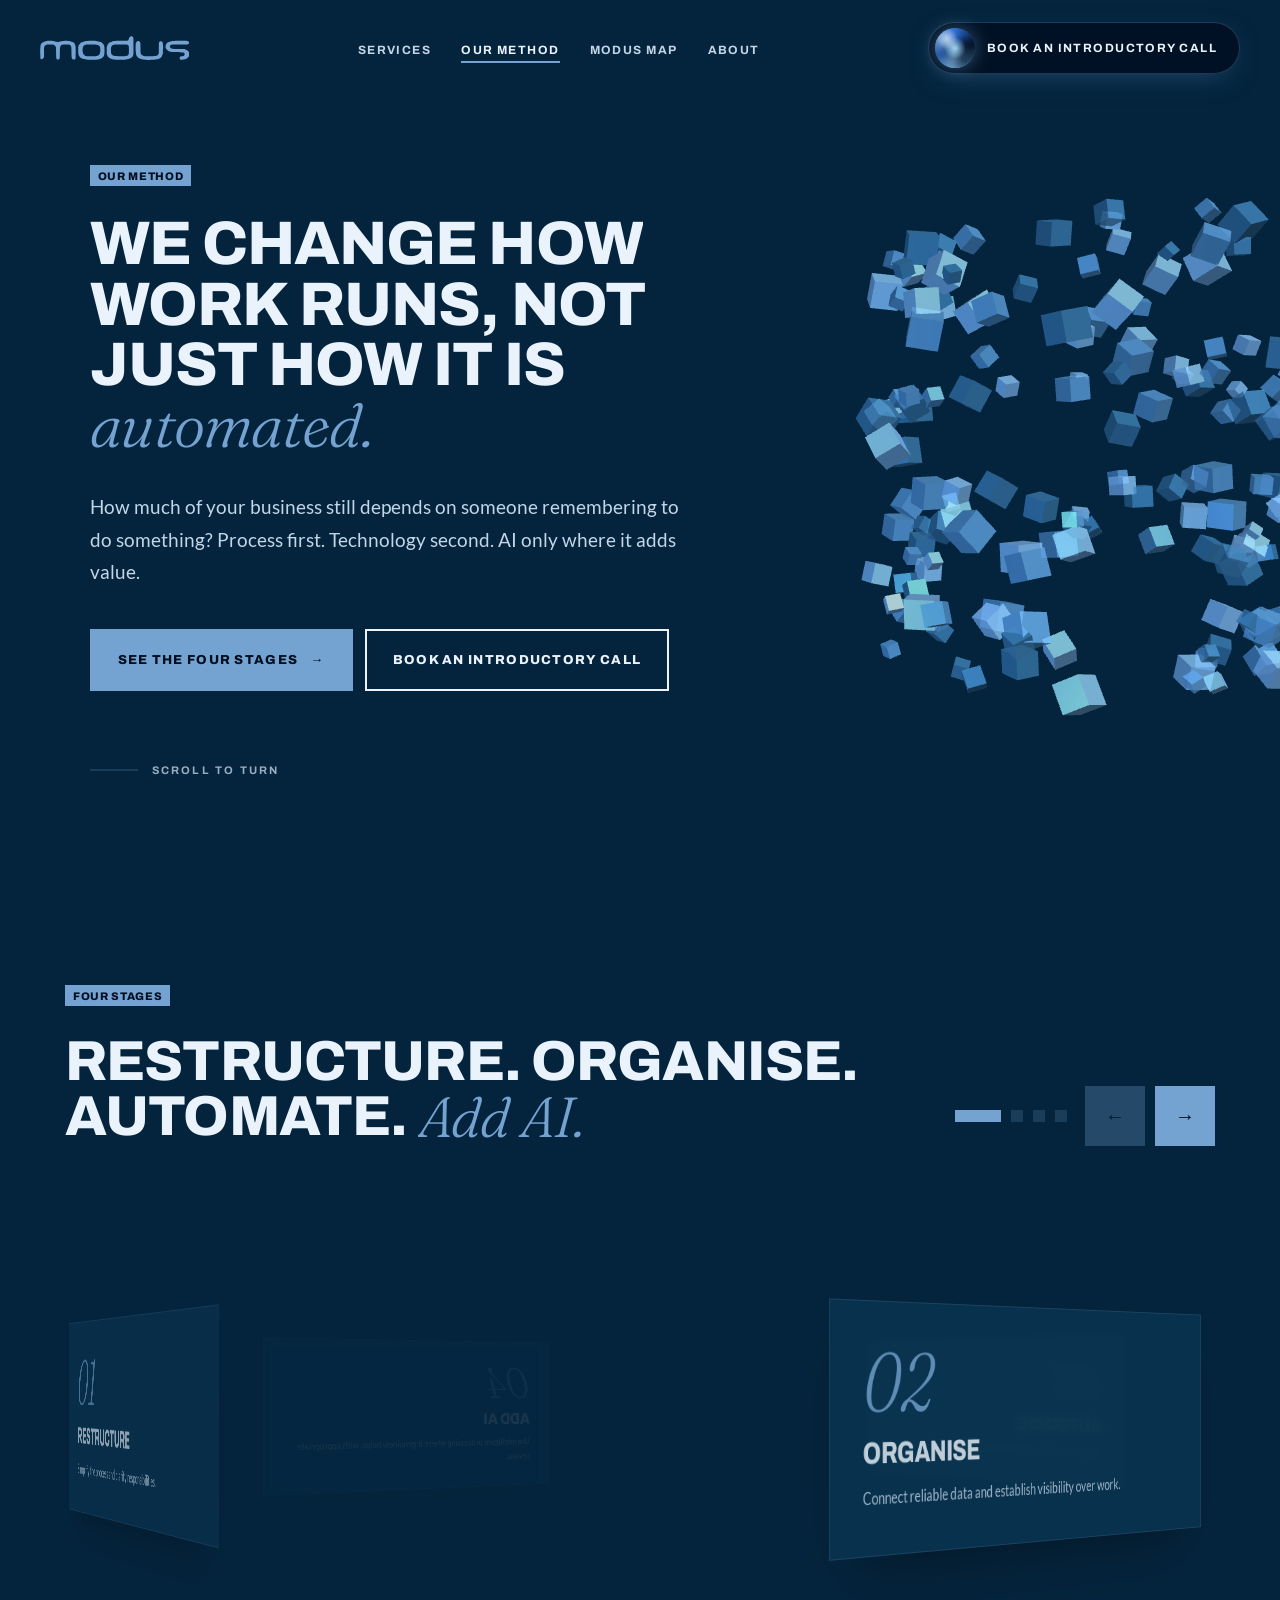
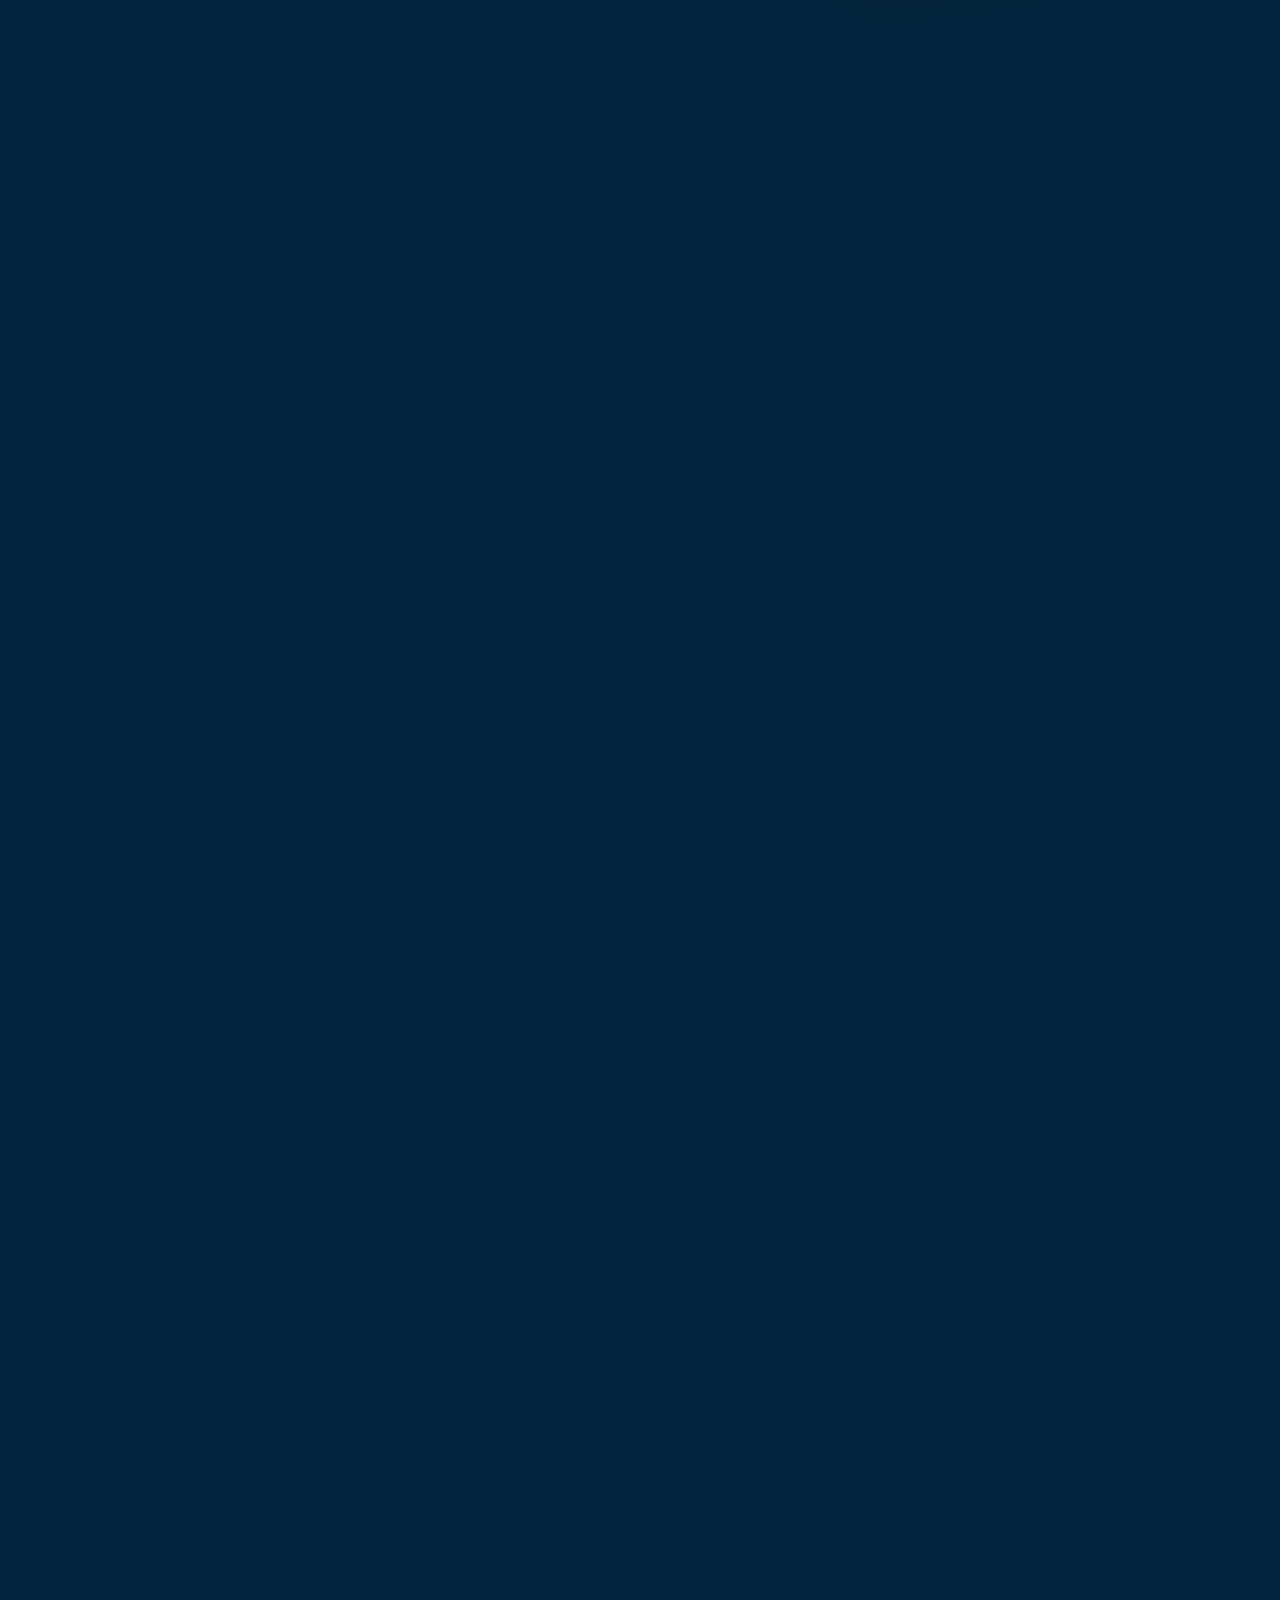
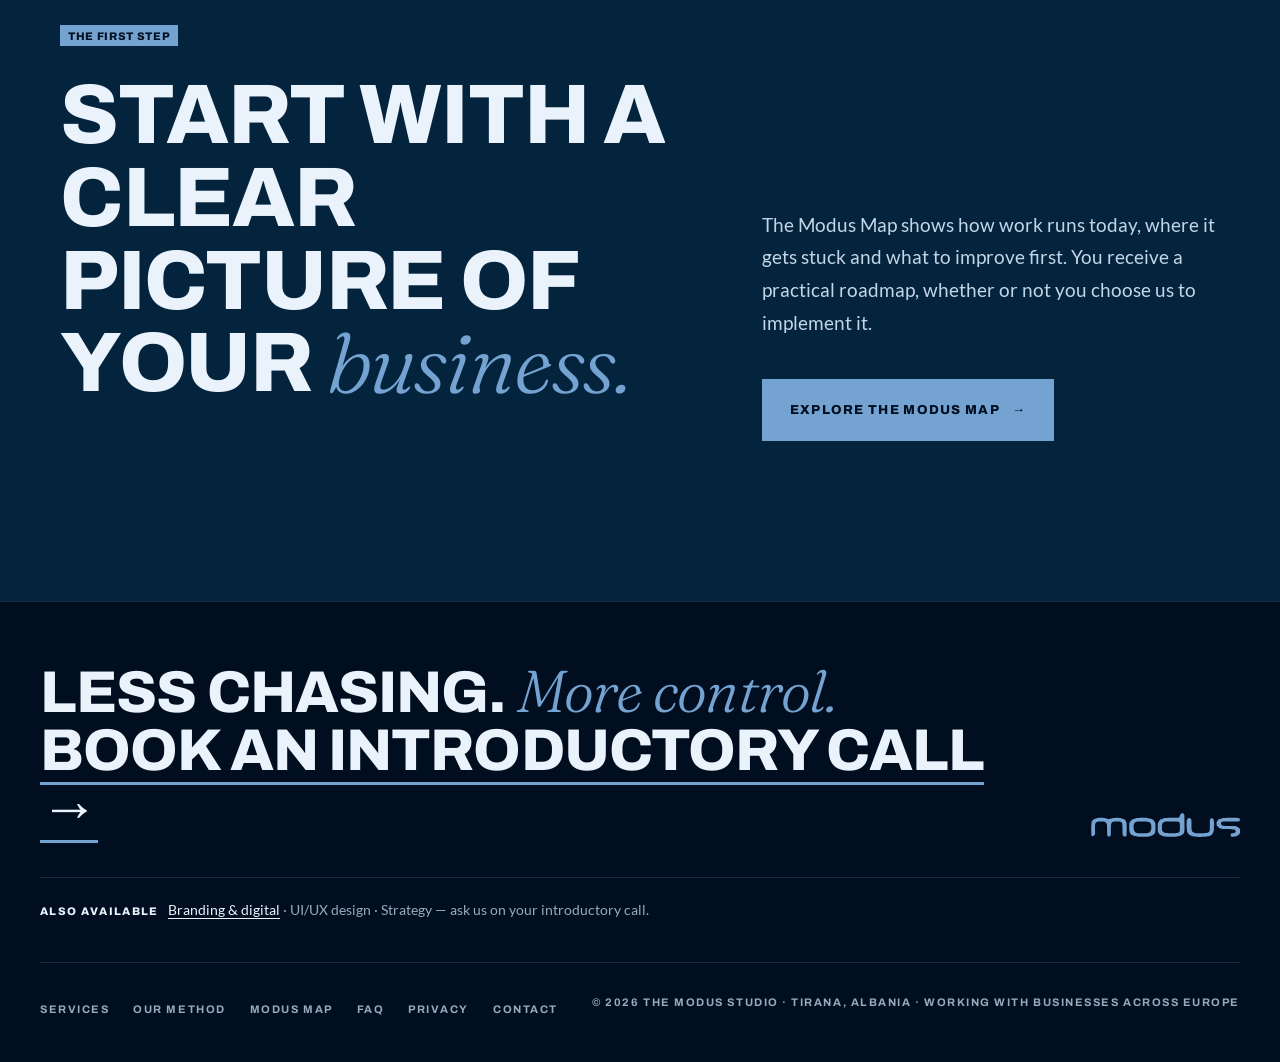
<file: our-approach.html>
<!DOCTYPE html>
<html lang="en">
<head>
<meta charset="UTF-8">
<meta name="viewport" content="width=device-width, initial-scale=1.0">
<title>Our Method — Restructure, Organise, Automate, Add AI | The Modus Studio</title>
<meta name="description" content="We change how work runs, not just how it is automated: restructure, organise, automate, and add AI only where it adds value.">
<link rel="canonical" href="https://themodusstudio.com/our-approach">
<meta name="robots" content="index, follow">
<meta name="theme-color" content="#04243D">
<meta property="og:type" content="website">
<meta property="og:site_name" content="The Modus Studio">
<meta property="og:url" content="https://themodusstudio.com/our-approach">
<meta property="og:title" content="Our Method — Restructure, Organise, Automate, Add AI | The Modus Studio">
<meta property="og:description" content="We change how work runs, not just how it is automated: restructure, organise, automate, and add AI only where it adds value.">
<meta name="twitter:card" content="summary">
<link rel="icon" href="favicon.svg" type="image/svg+xml">
<link rel="preload" href="fonts/archivo-latin-800-normal.woff2" as="font" type="font/woff2" crossorigin>
<link rel="stylesheet" href="styles.css">

</head>
<body class="theme-auto-navy" data-shape="helix">
<svg width="0" height="0" style="position:absolute" aria-hidden="true"><symbol id="modus-logo" viewBox="0 0 411 66"><path fill="currentColor" fill-rule="evenodd" d="M294.7 65.7C294.4 65.6 292.4 65.3 290.1 65.1C281.9 64.5 277.1 63.3 272.3 60.9C270.1 59.9 269.0 58.9 267.5 56.9C264.4 52.7 263.5 48.8 263.0 37.5C262.8 34.3 262.8 31.2 262.9 30.8C263.0 30.3 263.1 27.9 263.1 25.4C263.2 20.4 263.4 19.5 265.2 16.8C266.7 14.6 268.8 13.6 271.4 13.9C273.3 14.2 275.4 16.5 276.0 19.2C276.2 20.0 276.3 24.0 276.3 30.6C276.2 45.8 276.7 49.3 279.0 51.5C280.0 52.5 282.2 53.8 283.8 54.4C286.8 55.6 288.6 55.8 301.4 55.7C311.9 55.7 313.8 55.7 316.6 55.3C322.8 54.4 325.2 52.7 326.3 48.3C326.8 46.5 326.8 45.4 326.8 32.5L326.9 18.6 L327.6 17.1C328.3 15.9 328.6 15.5 329.8 14.9C332.7 13.4 335.7 14.6 337.3 17.7C337.7 18.7 337.8 19.5 338.0 22.5C338.1 24.5 338.3 26.9 338.5 27.8C338.9 30.0 338.8 32.2 338.4 34.1C338.1 35.3 338.0 37.2 338.0 41.7L338.1 47.6 L337.3 49.9C336.8 51.1 336.3 52.6 336.1 53.2C335.5 55.2 334.0 57.9 333.0 58.8C331.2 60.6 323.9 64.0 321.9 64.0C321.5 64.0 319.8 64.2 318.1 64.5C316.0 64.9 313.2 65.1 308.6 65.2C305.1 65.4 301.7 65.6 301.3 65.7C300.1 66.1 295.3 66.1 294.7 65.7ZM134.8 65.5C134.5 65.4 133.3 65.2 132.1 65.1C125.4 64.6 121.5 64.1 119.6 63.4C119.1 63.2 118.5 63.0 118.3 63.0C118.1 63.0 117.6 62.8 117.2 62.6C116.7 62.4 115.5 61.9 114.5 61.5C112.1 60.5 110.5 59.2 108.8 56.9C107.2 54.8 106.2 52.8 105.8 51.0C105.4 49.4 105.1 42.6 105.1 35.1C105.2 29.5 105.3 28.3 106.7 25.6C107.4 24.2 111.2 19.3 112.2 18.4C113.6 17.3 116.1 16.3 119.9 15.5C121.2 15.2 122.9 14.8 123.5 14.6C125.3 14.0 133.5 13.5 141.6 13.4C147.9 13.3 149.8 13.4 153.1 13.8C155.3 14.1 157.5 14.4 158.0 14.5C158.5 14.6 159.5 14.8 160.2 14.9C162.8 15.2 166.9 16.3 168.6 17.2C170.2 17.9 170.7 18.3 172.6 20.7C175.3 23.9 175.6 24.2 176.2 26.1C177.0 28.4 177.0 28.5 177.3 34.9C177.5 39.4 177.5 41.9 177.3 45.1C176.7 52.7 176.4 54.1 174.1 56.8C170.0 61.8 163.7 64.4 153.6 65.0C151.6 65.1 149.5 65.3 149.0 65.4C147.9 65.6 135.4 65.7 134.8 65.5ZM218.5 65.5C205.6 65.1 199.8 64.4 194.9 62.4C189.0 60.1 187.0 58.3 184.9 53.2C183.7 50.2 183.4 47.8 183.6 42.2C183.7 39.6 183.7 36.4 183.5 35.2C183.1 30.3 184.9 24.7 188.7 19.9C190.3 17.8 191.6 17.1 197.5 15.5C204.1 13.7 207.6 13.5 226.5 13.4C232.9 13.3 238.7 13.2 239.5 13.1C242.5 12.7 243.6 11.5 244.4 7.7C245.0 4.8 245.4 4.1 247.6 2.1C248.8 0.9 250.0 0.6 252.1 0.9C253.2 1.0 253.5 1.2 254.6 2.3C255.7 3.4 256.2 4.4 256.8 6.1C257.1 7.1 257.3 44.4 257.0 48.4C256.7 51.8 256.2 53.7 254.9 56.0C253.3 58.6 251.8 59.9 248.4 61.4C248.0 61.6 247.1 61.9 246.5 62.2C244.5 63.1 241.7 63.9 239.6 64.2C238.5 64.4 237.3 64.6 236.9 64.6C236.2 64.7 230.9 65.2 226.2 65.6C225.6 65.6 222.1 65.6 218.5 65.5ZM387.2 65.0C384.4 64.4 383.2 61.4 384.6 58.7C385.6 57.0 386.6 56.3 389.0 55.9C393.7 55.1 395.4 54.4 396.7 52.8C398.4 50.9 398.4 49.0 396.7 47.2C395.8 46.1 395.6 46.0 393.9 45.7C392.9 45.4 391.1 45.2 389.8 45.1C388.4 45.0 386.6 44.8 385.6 44.6C384.2 44.3 381.5 44.1 372.4 44.0C361.9 43.8 360.7 43.8 359.0 43.3C355.0 42.2 353.4 41.3 349.9 38.3C346.1 35.1 345.2 33.3 345.2 29.6C345.2 26.3 345.9 24.3 348.4 20.8C349.8 18.7 351.5 17.3 353.1 16.8C355.7 16.0 359.6 15.0 360.1 15.0C360.4 15.0 361.3 14.8 362.0 14.6C364.9 13.9 370.9 13.5 385.9 13.4C399.2 13.3 400.9 13.3 403.8 13.7C407.4 14.2 408.3 14.7 409.4 16.8C410.1 18.1 410.1 19.7 409.3 20.7C408.6 21.7 406.7 22.9 405.5 23.1C404.9 23.2 395.5 23.3 384.8 23.4C364.1 23.4 362.2 23.5 360.1 24.6C358.8 25.2 358.3 25.7 357.7 26.8C357.1 27.9 357.1 28.5 357.7 30.2C358.2 31.9 359.7 33.6 361.2 34.4C363.1 35.3 365.9 35.5 381.6 35.7L396.4 35.9 L398.5 36.6C402.3 37.8 406.6 40.2 408.0 42.0C409.8 44.3 410.8 49.1 410.3 52.7C409.9 55.3 409.0 57.0 407.0 59.0C404.4 61.6 400.7 63.3 395.1 64.5C392.3 65.1 388.6 65.3 387.2 65.0ZM47.9 64.7C46.1 64.0 45.2 62.7 44.7 60.2C44.5 59.2 44.4 53.9 44.3 45.1C44.1 36.8 44.0 31.3 43.8 30.9C42.8 27.9 41.1 25.7 39.0 24.6C37.5 23.9 33.7 23.5 27.5 23.5C16.4 23.5 13.6 24.7 11.7 30.0C11.2 31.6 11.2 32.0 11.1 44.9L11.1 58.1 L10.4 59.4C8.3 63.3 4.7 65.1 2.5 63.3C1.0 62.1 1.0 61.8 0.9 54.1C0.8 50.3 0.7 46.5 0.6 45.6C0.5 44.8 0.4 42.5 0.5 40.5C0.7 38.5 0.8 34.5 1.0 31.6C1.2 26.2 1.4 25.2 2.6 22.6C4.0 19.9 6.2 17.7 8.6 16.9C16.7 13.9 21.3 13.1 29.5 13.3C33.9 13.4 38.5 13.9 39.3 14.4C40.3 15.0 48.4 16.7 50.4 16.7C51.3 16.7 53.9 16.1 56.1 15.3C58.3 14.5 59.9 14.2 62.1 14.0C63.5 13.9 65.4 13.6 66.2 13.5C69.8 12.9 79.8 13.7 84.2 14.9C88.4 16.0 89.1 16.2 89.6 16.5C93.8 18.4 94.2 18.8 96.5 23.9C96.6 24.1 97.0 25.3 97.3 26.4C98.0 29.1 98.5 39.4 98.2 45.5C98.1 47.9 98.0 52.4 98.0 55.5C98.0 60.9 98.0 61.2 97.4 62.3C96.5 63.9 94.8 64.8 92.5 64.8C91.0 64.8 90.7 64.7 89.7 64.1C88.4 63.2 87.3 61.3 87.0 59.2C86.8 58.3 86.7 52.6 86.6 45.6C86.5 30.1 86.3 28.0 84.0 25.8C82.4 24.4 81.5 24.1 76.9 23.6C73.2 23.3 72.0 23.2 68.4 23.5C61.9 23.9 60.4 24.1 59.3 24.8C57.6 25.9 56.6 27.5 55.6 30.5C55.0 32.2 54.9 33.0 54.7 38.5C54.6 41.9 54.5 47.7 54.5 51.4C54.5 59.4 54.3 61.6 53.2 63.0C52.8 63.5 52.2 64.2 51.9 64.4C51.1 64.9 49.1 65.1 47.9 64.7ZM156.1 55.3C159.5 54.3 161.9 52.8 163.2 51.0C164.0 49.8 164.7 47.6 165.2 45.1C165.4 44.3 165.7 43.1 165.8 42.5C166.1 40.9 165.8 33.5 165.3 31.6C163.8 25.8 159.1 23.4 149.9 23.5C148.1 23.6 142.7 23.5 138.0 23.4C130.9 23.3 129.0 23.4 127.1 23.7C121.9 24.6 118.7 27.4 117.6 32.1C117.4 32.9 117.2 35.3 117.1 37.4C117.0 40.8 117.0 41.4 117.6 44.3C118.0 46.1 118.4 47.7 118.5 48.0C118.6 48.2 119.0 49.0 119.4 49.8C120.2 51.6 122.0 53.2 124.0 54.2C126.7 55.6 131.5 56.0 145.5 55.9C153.6 55.8 154.5 55.7 156.1 55.3ZM236.6 55.2C240.7 54.5 242.0 53.7 243.4 50.9C244.4 49.0 244.6 47.0 244.5 38.9C244.5 30.4 244.2 27.7 243.3 26.2C242.3 24.6 241.4 24.1 239.1 23.8C236.9 23.5 206.6 23.6 203.6 23.9C199.4 24.3 196.6 27.0 195.4 31.7C195.0 33.0 195.0 34.4 195.1 40.0C195.2 46.2 195.2 46.7 195.7 48.0C197.4 52.0 201.0 54.5 206.3 55.3C208.1 55.6 211.6 55.7 221.2 55.7C232.7 55.7 233.9 55.7 236.6 55.2Z"/></symbol></svg>

<div class="loader" id="loader" aria-hidden="true">
  <div class="lg"><svg class="base" viewBox="0 0 411 66"><use href="#modus-logo"/></svg><svg class="fill" id="loaderFill" viewBox="0 0 411 66"><use href="#modus-logo"/></svg></div>
  <span class="cap">Less chasing · More control</span>
  <span class="pct" id="loaderPct">0%</span>
</div>

<canvas id="stage" aria-hidden="true"></canvas>

<header class="hdr">
  <a href="index.html" class="logo" aria-label="The Modus Studio — home"><svg viewBox="0 0 411 66"><use href="#modus-logo"/></svg></a>
  <ul class="nav"><li><a href="index.html#services">Services</a></li><li><a href="our-approach.html" class="on" aria-current="page">Our Method</a></li><li><a href="map.html">Modus Map</a></li><li><a href="index.html#about">About</a></li></ul>
  <a href="contact.html" class="talk orb-btn"><span class="orb" aria-hidden="true"><i></i></span><span class="lbl">Book an introductory call</span></a>
  <button class="menu-btn" id="menuBtn" aria-expanded="false" aria-controls="menu"><span class="o">Menu</span><span class="c">Close</span></button>
</header>
<div class="menu" id="menu"><nav aria-label="Mobile"><a href="index.html">Home</a><a href="index.html#services">Services</a><a href="our-approach.html">Our Method</a><a href="map.html">Modus Map</a><a href="index.html#about">About</a><a href="contact.html"><em>Book an introductory call</em></a></nav><p class="menu-foot">The Modus Studio · Tirana, Albania · Working across Europe</p></div>

<main>
<section class="hero sub">
  <div class="wrap">
    <div class="tag rv">Our method</div>
    <h1 class="split">We change how work runs, not just how it is <em>automated.</em></h1>
    <p class="lead rv">How much of your business still depends on someone remembering to do something? Process first. Technology second. AI only where it adds value.</p>
    <div class="ctas rv"><a href="#method" class="btn btn-fill">See the four stages <span class="ar">→</span></a><a href="contact.html" class="btn btn-line">Book an introductory call</a></div>
    <div class="scroll-cue rv"><i></i>Scroll to turn</div>
  </div>
</section>
<section class="wheel-sec" id="wheelSec">
  <div class="wheel-pin" id="method">
    <div class="wrap wheel-head">
      <div><div class="tag">Four stages</div><h2 class="h2 split">Restructure. Organise. Automate. <em>Add AI.</em></h2></div>
      <div class="wheel-ctl"><div class="dots" id="dots"></div><div class="arrows"><button type="button" id="prev" aria-label="Previous stage">←</button><button type="button" id="next" aria-label="Next stage">→</button></div></div>
    </div>
    <div class="wheel" id="wheel" aria-roledescription="carousel" aria-label="Our method">
      <div class="wheel-ring">
        <div class="step"><span class="n">01</span><h3>Restructure</h3><p>Simplify the process and clarify responsibilities.</p></div>
        <div class="step"><span class="n">02</span><h3>Organise</h3><p>Connect reliable data and establish visibility over work.</p></div>
        <div class="step"><span class="n">03</span><h3>Automate</h3><p>Remove repetitive steps that follow predictable rules.</p></div>
        <div class="step"><span class="n">04</span><h3>Add AI</h3><p>Use intelligent processing where it genuinely helps, with appropriate review.</p></div>
      </div>
    </div>
  </div>
</section>
<section class="final">
  <div class="wrap final-box">
    <div><div class="tag">The first step</div><h2 class="h2 split">Start with a clear picture of your <em>business.</em></h2></div>
    <div><p class="lead rv">The Modus Map shows how work runs today, where it gets stuck and what to improve first. You receive a practical roadmap, whether or not you choose us to implement it.</p><div class="ctas rv"><a href="map.html" class="btn btn-fill">Explore the Modus Map <span class="ar">→</span></a></div></div>
  </div>
</section>
</main>

<footer>
  <p class="foot-cta">Less chasing. <em>More control.</em><br><a href="contact.html">Book an introductory call →</a></p>
  <a href="index.html" class="foot-logo" aria-label="The Modus Studio"><svg viewBox="0 0 411 66"><use href="#modus-logo"/></svg></a>
  <p class="also"><b>Also available</b><a href="branding-digital.html">Branding &amp; digital</a> · UI/UX design · Strategy — ask us on your introductory call.</p>
  <div class="foot-bottom">
    <ul class="foot-links"><li><a href="index.html#services">Services</a></li><li><a href="our-approach.html">Our Method</a></li><li><a href="map.html">Modus Map</a></li><li><a href="index.html#faq">FAQ</a></li><li><a href="privacy.html">Privacy</a></li><li><a href="contact.html">Contact</a></li></ul>
    <p>© 2026 The Modus Studio · Tirana, Albania · Working with businesses across Europe</p>
  </div>
</footer>

<script src="js/three.min.js"></script>
<script src="site.js"></script>
</body>
</html>
</file>
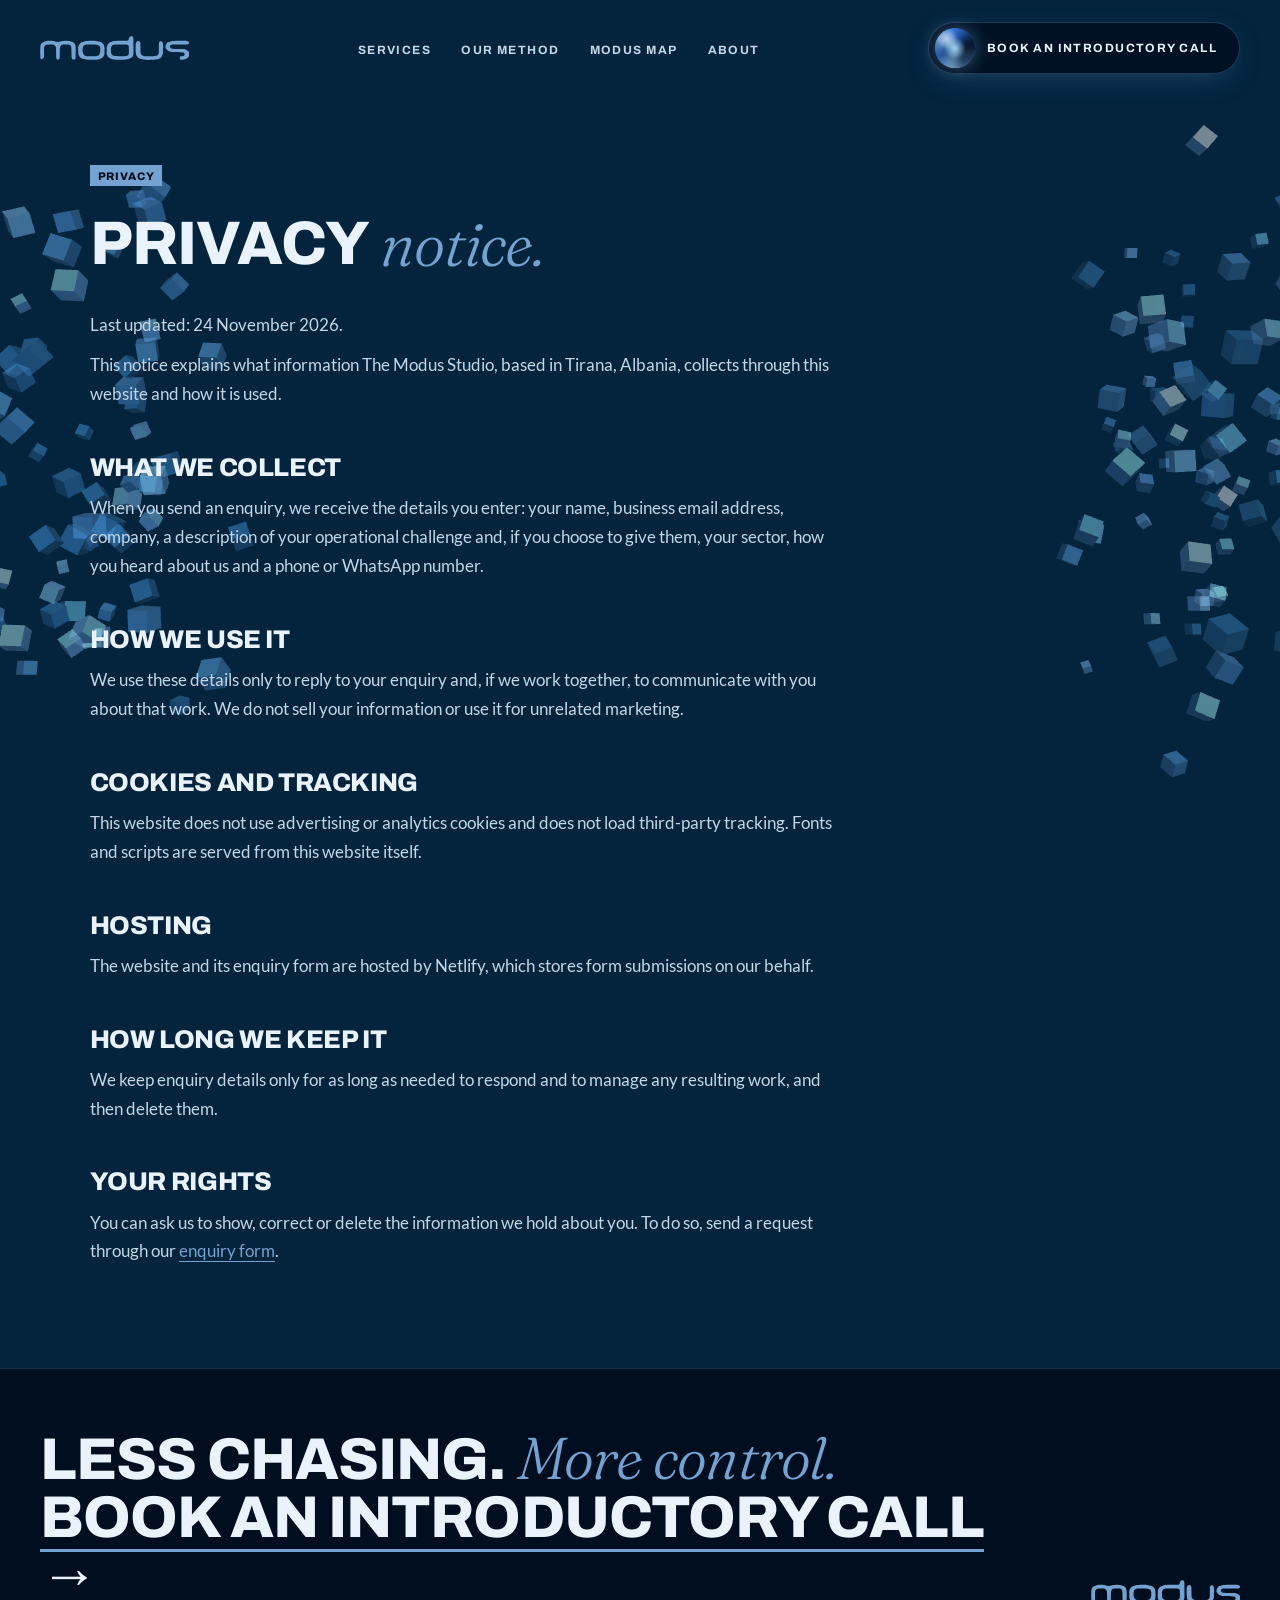
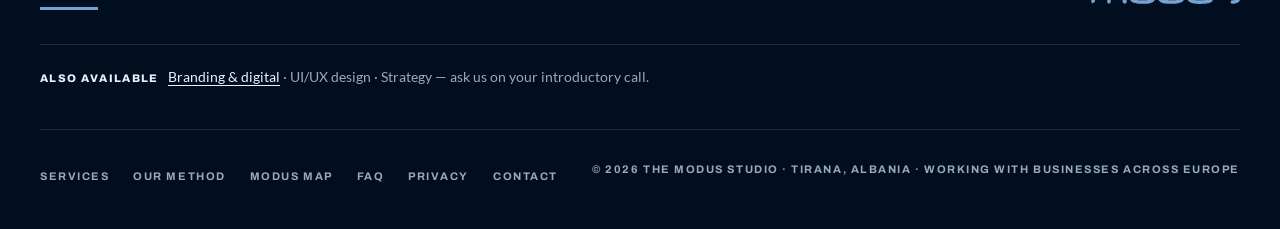
<file: privacy.html>
<!DOCTYPE html>
<html lang="en">
<head>
<meta charset="UTF-8">
<meta name="viewport" content="width=device-width, initial-scale=1.0">
<title>Privacy notice | The Modus Studio</title>
<meta name="description" content="How The Modus Studio collects and uses information sent through this website.">
<link rel="canonical" href="https://themodusstudio.com/privacy">
<meta name="robots" content="index, follow">
<meta name="theme-color" content="#04243D">
<meta property="og:type" content="website">
<meta property="og:site_name" content="The Modus Studio">
<meta property="og:url" content="https://themodusstudio.com/privacy">
<meta property="og:title" content="Privacy notice | The Modus Studio">
<meta property="og:description" content="How The Modus Studio collects and uses information sent through this website.">
<meta name="twitter:card" content="summary">
<link rel="icon" href="favicon.svg" type="image/svg+xml">
<link rel="preload" href="fonts/archivo-latin-800-normal.woff2" as="font" type="font/woff2" crossorigin>
<link rel="stylesheet" href="styles.css">

</head>
<body class="theme-auto-navy" data-shape="scatter">
<svg width="0" height="0" style="position:absolute" aria-hidden="true"><symbol id="modus-logo" viewBox="0 0 411 66"><path fill="currentColor" fill-rule="evenodd" d="M294.7 65.7C294.4 65.6 292.4 65.3 290.1 65.1C281.9 64.5 277.1 63.3 272.3 60.9C270.1 59.9 269.0 58.9 267.5 56.9C264.4 52.7 263.5 48.8 263.0 37.5C262.8 34.3 262.8 31.2 262.9 30.8C263.0 30.3 263.1 27.9 263.1 25.4C263.2 20.4 263.4 19.5 265.2 16.8C266.7 14.6 268.8 13.6 271.4 13.9C273.3 14.2 275.4 16.5 276.0 19.2C276.2 20.0 276.3 24.0 276.3 30.6C276.2 45.8 276.7 49.3 279.0 51.5C280.0 52.5 282.2 53.8 283.8 54.4C286.8 55.6 288.6 55.8 301.4 55.7C311.9 55.7 313.8 55.7 316.6 55.3C322.8 54.4 325.2 52.7 326.3 48.3C326.8 46.5 326.8 45.4 326.8 32.5L326.9 18.6 L327.6 17.1C328.3 15.9 328.6 15.5 329.8 14.9C332.7 13.4 335.7 14.6 337.3 17.7C337.7 18.7 337.8 19.5 338.0 22.5C338.1 24.5 338.3 26.9 338.5 27.8C338.9 30.0 338.8 32.2 338.4 34.1C338.1 35.3 338.0 37.2 338.0 41.7L338.1 47.6 L337.3 49.9C336.8 51.1 336.3 52.6 336.1 53.2C335.5 55.2 334.0 57.9 333.0 58.8C331.2 60.6 323.9 64.0 321.9 64.0C321.5 64.0 319.8 64.2 318.1 64.5C316.0 64.9 313.2 65.1 308.6 65.2C305.1 65.4 301.7 65.6 301.3 65.7C300.1 66.1 295.3 66.1 294.7 65.7ZM134.8 65.5C134.5 65.4 133.3 65.2 132.1 65.1C125.4 64.6 121.5 64.1 119.6 63.4C119.1 63.2 118.5 63.0 118.3 63.0C118.1 63.0 117.6 62.8 117.2 62.6C116.7 62.4 115.5 61.9 114.5 61.5C112.1 60.5 110.5 59.2 108.8 56.9C107.2 54.8 106.2 52.8 105.8 51.0C105.4 49.4 105.1 42.6 105.1 35.1C105.2 29.5 105.3 28.3 106.7 25.6C107.4 24.2 111.2 19.3 112.2 18.4C113.6 17.3 116.1 16.3 119.9 15.5C121.2 15.2 122.9 14.8 123.5 14.6C125.3 14.0 133.5 13.5 141.6 13.4C147.9 13.3 149.8 13.4 153.1 13.8C155.3 14.1 157.5 14.4 158.0 14.5C158.5 14.6 159.5 14.8 160.2 14.9C162.8 15.2 166.9 16.3 168.6 17.2C170.2 17.9 170.7 18.3 172.6 20.7C175.3 23.9 175.6 24.2 176.2 26.1C177.0 28.4 177.0 28.5 177.3 34.9C177.5 39.4 177.5 41.9 177.3 45.1C176.7 52.7 176.4 54.1 174.1 56.8C170.0 61.8 163.7 64.4 153.6 65.0C151.6 65.1 149.5 65.3 149.0 65.4C147.9 65.6 135.4 65.7 134.8 65.5ZM218.5 65.5C205.6 65.1 199.8 64.4 194.9 62.4C189.0 60.1 187.0 58.3 184.9 53.2C183.7 50.2 183.4 47.8 183.6 42.2C183.7 39.6 183.7 36.4 183.5 35.2C183.1 30.3 184.9 24.7 188.7 19.9C190.3 17.8 191.6 17.1 197.5 15.5C204.1 13.7 207.6 13.5 226.5 13.4C232.9 13.3 238.7 13.2 239.5 13.1C242.5 12.7 243.6 11.5 244.4 7.7C245.0 4.8 245.4 4.1 247.6 2.1C248.8 0.9 250.0 0.6 252.1 0.9C253.2 1.0 253.5 1.2 254.6 2.3C255.7 3.4 256.2 4.4 256.8 6.1C257.1 7.1 257.3 44.4 257.0 48.4C256.7 51.8 256.2 53.7 254.9 56.0C253.3 58.6 251.8 59.9 248.4 61.4C248.0 61.6 247.1 61.9 246.5 62.2C244.5 63.1 241.7 63.9 239.6 64.2C238.5 64.4 237.3 64.6 236.9 64.6C236.2 64.7 230.9 65.2 226.2 65.6C225.6 65.6 222.1 65.6 218.5 65.5ZM387.2 65.0C384.4 64.4 383.2 61.4 384.6 58.7C385.6 57.0 386.6 56.3 389.0 55.9C393.7 55.1 395.4 54.4 396.7 52.8C398.4 50.9 398.4 49.0 396.7 47.2C395.8 46.1 395.6 46.0 393.9 45.7C392.9 45.4 391.1 45.2 389.8 45.1C388.4 45.0 386.6 44.8 385.6 44.6C384.2 44.3 381.5 44.1 372.4 44.0C361.9 43.8 360.7 43.8 359.0 43.3C355.0 42.2 353.4 41.3 349.9 38.3C346.1 35.1 345.2 33.3 345.2 29.6C345.2 26.3 345.9 24.3 348.4 20.8C349.8 18.7 351.5 17.3 353.1 16.8C355.7 16.0 359.6 15.0 360.1 15.0C360.4 15.0 361.3 14.8 362.0 14.6C364.9 13.9 370.9 13.5 385.9 13.4C399.2 13.3 400.9 13.3 403.8 13.7C407.4 14.2 408.3 14.7 409.4 16.8C410.1 18.1 410.1 19.7 409.3 20.7C408.6 21.7 406.7 22.9 405.5 23.1C404.9 23.2 395.5 23.3 384.8 23.4C364.1 23.4 362.2 23.5 360.1 24.6C358.8 25.2 358.3 25.7 357.7 26.8C357.1 27.9 357.1 28.5 357.7 30.2C358.2 31.9 359.7 33.6 361.2 34.4C363.1 35.3 365.9 35.5 381.6 35.7L396.4 35.9 L398.5 36.6C402.3 37.8 406.6 40.2 408.0 42.0C409.8 44.3 410.8 49.1 410.3 52.7C409.9 55.3 409.0 57.0 407.0 59.0C404.4 61.6 400.7 63.3 395.1 64.5C392.3 65.1 388.6 65.3 387.2 65.0ZM47.9 64.7C46.1 64.0 45.2 62.7 44.7 60.2C44.5 59.2 44.4 53.9 44.3 45.1C44.1 36.8 44.0 31.3 43.8 30.9C42.8 27.9 41.1 25.7 39.0 24.6C37.5 23.9 33.7 23.5 27.5 23.5C16.4 23.5 13.6 24.7 11.7 30.0C11.2 31.6 11.2 32.0 11.1 44.9L11.1 58.1 L10.4 59.4C8.3 63.3 4.7 65.1 2.5 63.3C1.0 62.1 1.0 61.8 0.9 54.1C0.8 50.3 0.7 46.5 0.6 45.6C0.5 44.8 0.4 42.5 0.5 40.5C0.7 38.5 0.8 34.5 1.0 31.6C1.2 26.2 1.4 25.2 2.6 22.6C4.0 19.9 6.2 17.7 8.6 16.9C16.7 13.9 21.3 13.1 29.5 13.3C33.9 13.4 38.5 13.9 39.3 14.4C40.3 15.0 48.4 16.7 50.4 16.7C51.3 16.7 53.9 16.1 56.1 15.3C58.3 14.5 59.9 14.2 62.1 14.0C63.5 13.9 65.4 13.6 66.2 13.5C69.8 12.9 79.8 13.7 84.2 14.9C88.4 16.0 89.1 16.2 89.6 16.5C93.8 18.4 94.2 18.8 96.5 23.9C96.6 24.1 97.0 25.3 97.3 26.4C98.0 29.1 98.5 39.4 98.2 45.5C98.1 47.9 98.0 52.4 98.0 55.5C98.0 60.9 98.0 61.2 97.4 62.3C96.5 63.9 94.8 64.8 92.5 64.8C91.0 64.8 90.7 64.7 89.7 64.1C88.4 63.2 87.3 61.3 87.0 59.2C86.8 58.3 86.7 52.6 86.6 45.6C86.5 30.1 86.3 28.0 84.0 25.8C82.4 24.4 81.5 24.1 76.9 23.6C73.2 23.3 72.0 23.2 68.4 23.5C61.9 23.9 60.4 24.1 59.3 24.8C57.6 25.9 56.6 27.5 55.6 30.5C55.0 32.2 54.9 33.0 54.7 38.5C54.6 41.9 54.5 47.7 54.5 51.4C54.5 59.4 54.3 61.6 53.2 63.0C52.8 63.5 52.2 64.2 51.9 64.4C51.1 64.9 49.1 65.1 47.9 64.7ZM156.1 55.3C159.5 54.3 161.9 52.8 163.2 51.0C164.0 49.8 164.7 47.6 165.2 45.1C165.4 44.3 165.7 43.1 165.8 42.5C166.1 40.9 165.8 33.5 165.3 31.6C163.8 25.8 159.1 23.4 149.9 23.5C148.1 23.6 142.7 23.5 138.0 23.4C130.9 23.3 129.0 23.4 127.1 23.7C121.9 24.6 118.7 27.4 117.6 32.1C117.4 32.9 117.2 35.3 117.1 37.4C117.0 40.8 117.0 41.4 117.6 44.3C118.0 46.1 118.4 47.7 118.5 48.0C118.6 48.2 119.0 49.0 119.4 49.8C120.2 51.6 122.0 53.2 124.0 54.2C126.7 55.6 131.5 56.0 145.5 55.9C153.6 55.8 154.5 55.7 156.1 55.3ZM236.6 55.2C240.7 54.5 242.0 53.7 243.4 50.9C244.4 49.0 244.6 47.0 244.5 38.9C244.5 30.4 244.2 27.7 243.3 26.2C242.3 24.6 241.4 24.1 239.1 23.8C236.9 23.5 206.6 23.6 203.6 23.9C199.4 24.3 196.6 27.0 195.4 31.7C195.0 33.0 195.0 34.4 195.1 40.0C195.2 46.2 195.2 46.7 195.7 48.0C197.4 52.0 201.0 54.5 206.3 55.3C208.1 55.6 211.6 55.7 221.2 55.7C232.7 55.7 233.9 55.7 236.6 55.2Z"/></symbol></svg>

<div class="loader" id="loader" aria-hidden="true">
  <div class="lg"><svg class="base" viewBox="0 0 411 66"><use href="#modus-logo"/></svg><svg class="fill" id="loaderFill" viewBox="0 0 411 66"><use href="#modus-logo"/></svg></div>
  <span class="cap">Less chasing · More control</span>
  <span class="pct" id="loaderPct">0%</span>
</div>

<canvas id="stage" aria-hidden="true"></canvas>

<header class="hdr">
  <a href="index.html" class="logo" aria-label="The Modus Studio — home"><svg viewBox="0 0 411 66"><use href="#modus-logo"/></svg></a>
  <ul class="nav"><li><a href="index.html#services">Services</a></li><li><a href="our-approach.html">Our Method</a></li><li><a href="map.html">Modus Map</a></li><li><a href="index.html#about">About</a></li></ul>
  <a href="contact.html" class="talk orb-btn"><span class="orb" aria-hidden="true"><i></i></span><span class="lbl">Book an introductory call</span></a>
  <button class="menu-btn" id="menuBtn" aria-expanded="false" aria-controls="menu"><span class="o">Menu</span><span class="c">Close</span></button>
</header>
<div class="menu" id="menu"><nav aria-label="Mobile"><a href="index.html">Home</a><a href="index.html#services">Services</a><a href="our-approach.html">Our Method</a><a href="map.html">Modus Map</a><a href="index.html#about">About</a><a href="contact.html"><em>Book an introductory call</em></a></nav><p class="menu-foot">The Modus Studio · Tirana, Albania · Working across Europe</p></div>

<main>
<section class="hero sub" style="min-height:auto">
  <div class="wrap">
    <div class="tag rv">Privacy</div>
    <h1 class="split">Privacy <em>notice.</em></h1>
    <div class="prose rv">
      <p>Last updated: 24 November 2026.</p>
      <p>This notice explains what information The Modus Studio, based in Tirana, Albania, collects through this website and how it is used.</p>
      <h2>What we collect</h2>
      <p>When you send an enquiry, we receive the details you enter: your name, business email address, company, a description of your operational challenge and, if you choose to give them, your sector, how you heard about us and a phone or WhatsApp number.</p>
      <h2>How we use it</h2>
      <p>We use these details only to reply to your enquiry and, if we work together, to communicate with you about that work. We do not sell your information or use it for unrelated marketing.</p>
      <h2>Cookies and tracking</h2>
      <p>This website does not use advertising or analytics cookies and does not load third-party tracking. Fonts and scripts are served from this website itself.</p>
      <h2>Hosting</h2>
      <p>The website and its enquiry form are hosted by Netlify, which stores form submissions on our behalf.</p>
      <h2>How long we keep it</h2>
      <p>We keep enquiry details only for as long as needed to respond and to manage any resulting work, and then delete them.</p>
      <h2>Your rights</h2>
      <p>You can ask us to show, correct or delete the information we hold about you. To do so, send a request through our <a href="contact.html">enquiry form</a>.</p>
    </div>
  </div>
</section>
</main>

<footer>
  <p class="foot-cta">Less chasing. <em>More control.</em><br><a href="contact.html">Book an introductory call →</a></p>
  <a href="index.html" class="foot-logo" aria-label="The Modus Studio"><svg viewBox="0 0 411 66"><use href="#modus-logo"/></svg></a>
  <p class="also"><b>Also available</b><a href="branding-digital.html">Branding &amp; digital</a> · UI/UX design · Strategy — ask us on your introductory call.</p>
  <div class="foot-bottom">
    <ul class="foot-links"><li><a href="index.html#services">Services</a></li><li><a href="our-approach.html">Our Method</a></li><li><a href="map.html">Modus Map</a></li><li><a href="index.html#faq">FAQ</a></li><li><a href="privacy.html">Privacy</a></li><li><a href="contact.html">Contact</a></li></ul>
    <p>© 2026 The Modus Studio · Tirana, Albania · Working with businesses across Europe</p>
  </div>
</footer>

<script src="js/three.min.js"></script>
<script src="site.js"></script>
</body>
</html>
</file>
<file: styles.css>
@font-face{font-family:'Archivo';font-weight:500;font-style:normal;font-display:swap;src:url(fonts/archivo-latin-500-normal.woff2) format('woff2')}
@font-face{font-family:'Archivo';font-weight:700;font-style:normal;font-display:swap;src:url(fonts/archivo-latin-700-normal.woff2) format('woff2')}
@font-face{font-family:'Archivo';font-weight:800;font-style:normal;font-display:swap;src:url(fonts/archivo-latin-800-normal.woff2) format('woff2')}
@font-face{font-family:'Fraunces';font-weight:300;font-style:italic;font-display:swap;src:url(fonts/fraunces-latin-300-italic.woff2) format('woff2')}
@font-face{font-family:'Lato';font-weight:400;font-style:normal;font-display:swap;src:url(fonts/lato-latin-400-normal.woff2) format('woff2')}
@font-face{font-family:'Lato';font-weight:700;font-style:normal;font-display:swap;src:url(fonts/lato-latin-700-normal.woff2) format('woff2')}
/* ───────── Modus Studio ─────────
   palette  automation #74A3D1 #4C80AF #32668E · branding #0A3957 #04243D #010E20 · pale #DAF9FF */
:root{
  --a1:#74A3D1; --a2:#4C80AF; --a3:#32668E; --pale:#DAF9FF;
  --b1:#0A3957; --b2:#04243D; --b3:#010E20;
  --bg:var(--b3);
  --ink:#eaf3fb;
  --text:#b8cde0;
  --muted:rgba(184,205,224,.68);
  --line:rgba(116,163,209,.16);
  --card:rgba(4,36,61,.8);
  --display:'Archivo','Helvetica Neue',Arial,sans-serif;
  --serif:'Fraunces',Georgia,'Times New Roman',serif;
  --body:'Lato','Helvetica Neue',Arial,sans-serif;
  --ease:cubic-bezier(.22,.8,.24,1);
}
*,*::before,*::after{box-sizing:border-box;margin:0;padding:0}
html{scroll-behavior:smooth;-webkit-text-size-adjust:100%}
/* Automation pages: #4C80AF background, navy logo */
body.theme-auto{
  --bg:#4C80AF;
  --ink:#04243D;
  --text:#010E20;
  --muted:#010E20;
  --line:rgba(1,14,32,.22);
  --card:rgba(116,163,209,.42);
  --accent:#DAF9FF;
  --logo:#04243D;
  --tag-bg:#04243D; --tag-ink:#DAF9FF;
  --btn-bg:#04243D; --btn-ink:#DAF9FF; --btn-hover:#010E20;
  --fill:#04243D; --fill-ink:#DAF9FF; --fill-sub:#b8cde0;
  --hdr:rgba(76,128,175,.88);
  --alt:#4C80AF;
  --form-bg:#74A3D1;
}
/* Automation, light option: #74A3D1 background, #32668E logo */
body.theme-auto-light{
  --bg:#74A3D1;
  --ink:#04243D;
  --text:#010E20;
  --muted:#010E20;
  --line:rgba(50,102,142,.35);
  --card:rgba(218,249,255,.32);
  --accent:#0A3957;
  --num:#32668E;
  --logo:#32668E;
  --tag-bg:#32668E; --tag-ink:#ffffff;
  --btn-bg:#32668E; --btn-ink:#ffffff; --btn-hover:#04243D;
  --fill:#32668E; --fill-ink:#ffffff; --fill-sub:#DAF9FF;
  --hdr:rgba(116,163,209,.9);
  --alt:#74A3D1;
  --form-bg:#9cc0e2;
}
/* Automation, navy option: #04243D background, #4C80AF logo */
body.theme-auto-navy{
  --bg:#04243D;
  --ink:#eaf3fb;
  --text:#c3d6e8;
  --muted:rgba(195,214,232,.78);
  --line:rgba(116,163,209,.2);
  --card:rgba(10,57,87,.7);
  --accent:#74A3D1;
  --num:#74A3D1;                                   /* was #4C80AF — readable numbers */
  --logo:#74A3D1;                                  /* was #4C80AF — clearer logo */
  --tag-bg:#74A3D1; --tag-ink:#010E20;             /* 7.3:1 */
  --btn-bg:#74A3D1; --btn-ink:#010E20; --btn-hover:#9CD3FF;
  --fill:#74A3D1; --fill-ink:#010E20; --fill-sub:#04243D;   /* 7.3:1 */
  --hdr:rgba(4,36,61,.9);
  --alt:#04243D;
  --form-bg:#0A3957;
}
/* Branding pages: #04243D / #010E20 backgrounds, #4C80AF logo */
body.theme-brand{
  --bg:#010E20;
  --ink:#eaf3fb;
  --text:#b8cde0;
  --muted:rgba(184,205,224,.72);
  --line:rgba(76,128,175,.22);
  --card:rgba(4,36,61,.85);
  --accent:#4C80AF;
  --logo:#4C80AF;
  --tag-bg:#4C80AF; --tag-ink:#010E20;
  --btn-bg:#4C80AF; --btn-ink:#010E20; --btn-hover:#74A3D1;
  --fill:#4C80AF; --fill-ink:#010E20; --fill-sub:#04243D;
  --hdr:rgba(1,14,32,.88);
  --alt:#04243D;
}
body{background:var(--bg);color:var(--text);font-family:var(--body);font-size:17px;line-height:1.7;overflow-x:hidden;-webkit-font-smoothing:antialiased}
body.locked{overflow:hidden}
a{color:inherit;text-decoration:none}
button{font:inherit;color:inherit;background:none;border:0;cursor:pointer}
:focus-visible{outline:2px solid var(--ink);outline-offset:3px}
h1,h2,h3{font-family:var(--display);font-weight:800;text-transform:uppercase;color:var(--ink);letter-spacing:-.015em;line-height:.98}
h1 em,h2 em,h3 em{font-family:var(--serif);font-style:italic;font-weight:300;text-transform:none;color:var(--accent);letter-spacing:-.02em}
#stage{position:fixed;inset:0;width:100vw;height:100vh;z-index:0;pointer-events:none}
main,footer{position:relative;z-index:1}
.wrap{max-width:1240px;margin:0 auto;padding:0 40px}
section{position:relative;padding:140px 0}

/* ───────── Loader (first visit per session) ───────── */
.loader{position:fixed;inset:0;z-index:200;background:var(--bg);display:none;align-items:center;justify-content:center;transition:transform 1s var(--ease)}
.show-loader .loader{display:flex}
.loader.done{transform:translateY(-100%)}
.loader .lg{position:relative;width:min(280px,60vw)}
.loader .lg svg{width:100%;height:auto;display:block}
.loader .base{color:var(--line)}
.loader .fill{position:absolute;inset:0;color:var(--logo);clip-path:inset(0 100% 0 0)}
.loader .pct{position:absolute;right:32px;bottom:26px;font-family:var(--display);font-weight:800;font-size:clamp(48px,9vw,120px);line-height:1;color:var(--logo);letter-spacing:-.03em}
.loader .cap{position:absolute;left:32px;bottom:34px;font-size:11px;letter-spacing:.24em;text-transform:uppercase;color:var(--muted);font-weight:700}

/* ───────── Header ───────── */
.hdr{position:fixed;top:0;left:0;right:0;z-index:120;display:flex;align-items:center;justify-content:space-between;gap:30px;padding:22px 40px;transition:background-color .4s,padding .4s var(--ease)}
.hdr.scrolled{background:var(--hdr);backdrop-filter:blur(12px);-webkit-backdrop-filter:blur(12px);padding-top:14px;padding-bottom:14px;box-shadow:0 1px 0 var(--line)}
.logo{display:block;color:var(--logo);flex:none}
.logo svg{height:24px;width:auto;display:block}
.nav{display:flex;align-items:center;gap:6px;list-style:none}
.nav a{font-family:var(--display);font-weight:700;font-size:12px;letter-spacing:.12em;text-transform:uppercase;color:var(--text);padding:10px 12px;position:relative;transition:color .3s}
.nav a::after{content:"";position:absolute;left:12px;right:12px;bottom:4px;height:2px;background:var(--fill);transform:scaleX(0);transform-origin:left;transition:transform .45s var(--ease)}
.nav a:hover,.nav a.on{color:var(--ink)}
.nav a:hover::after,.nav a.on::after{transform:none}
.talk{flex:none;display:grid;place-items:center;height:56px;padding:0 22px;background:var(--fill);color:var(--fill-ink);font-family:var(--display);font-weight:800;font-size:12px;letter-spacing:.1em;text-transform:uppercase;transition:transform .45s var(--ease),background-color .3s}
.talk:hover{transform:rotate(-4deg);background:var(--btn-hover)}
.menu-btn{display:none;width:60px;height:60px;background:var(--fill);color:var(--fill-ink);font-family:var(--display);font-weight:800;font-size:12px;letter-spacing:.08em;text-transform:uppercase;place-items:center}
.menu-btn .c{display:none}
body.menu-open .menu-btn .o{display:none}
body.menu-open .menu-btn .c{display:inline}

.menu{position:fixed;inset:0;z-index:110;background:rgba(1,14,32,.96);backdrop-filter:blur(10px);-webkit-backdrop-filter:blur(10px);display:flex;flex-direction:column;justify-content:center;padding:110px 24px 30px;clip-path:circle(0% at calc(100% - 50px) 50px);transition:clip-path .9s var(--ease);visibility:hidden}
body.menu-open .logo{color:#4C80AF}
body.menu-open .menu{clip-path:circle(150% at calc(100% - 50px) 50px);visibility:visible}
.menu nav{display:flex;flex-direction:column;gap:4px}
.menu nav a{font-family:var(--display);font-weight:800;font-size:clamp(30px,8vw,64px);line-height:1.05;text-transform:uppercase;color:#eaf3fb;letter-spacing:-.02em;opacity:0;transform:translateY(30px);transition:opacity .6s var(--ease),transform .6s var(--ease)}
.menu nav a em{font-family:var(--serif);font-style:italic;font-weight:300;text-transform:none;color:#4C80AF}
body.menu-open .menu nav a{opacity:1;transform:none}
body.menu-open .menu nav a:nth-child(2){transition-delay:.06s}
body.menu-open .menu nav a:nth-child(3){transition-delay:.12s}
body.menu-open .menu nav a:nth-child(4){transition-delay:.18s}
body.menu-open .menu nav a:nth-child(5){transition-delay:.24s}
body.menu-open .menu nav a:nth-child(6){transition-delay:.3s}
.menu-foot{margin-top:46px;font-family:var(--display);font-weight:700;font-size:11px;letter-spacing:.14em;text-transform:uppercase;color:rgba(184,205,224,.7)}

/* ───────── Type & reveal ───────── */
.tag{display:inline-block;background:var(--fill);color:var(--fill-ink);font-family:var(--display);font-weight:800;font-size:11px;letter-spacing:.06em;text-transform:uppercase;padding:4px 8px 3px;line-height:1.3;margin-bottom:28px}
.h2{font-size:clamp(36px,5.4vw,80px);max-width:1050px;margin-bottom:34px}
.lead{font-size:clamp(17px,1.5vw,20px);max-width:640px;color:var(--text)}
.lead + .lead{margin-top:16px}
.split .w{display:inline-block;overflow:hidden;vertical-align:top;padding-bottom:.08em;margin-bottom:-.08em}
.split .w > span{display:inline-block;transform:translateY(105%);transition:transform 1s var(--ease)}
.split.in .w > span{transform:none}
.rv{opacity:0;transform:translateY(30px);transition:opacity 1s var(--ease),transform 1s var(--ease)}
.rv.in{opacity:1;transform:none}
.scrub .wd{opacity:.2;transition:opacity .25s linear}
.scrub .wd.lit{opacity:1}

/* buttons */
.btn{display:inline-flex;align-items:center;gap:12px;font-family:var(--display);font-weight:800;font-size:13px;letter-spacing:.1em;text-transform:uppercase;padding:20px 28px;transition:transform .35s var(--ease),background-color .3s,color .3s,box-shadow .3s}
.btn .ar{transition:transform .35s var(--ease)}
.btn:hover .ar{transform:translateX(5px)}
.btn-fill{background:var(--fill);color:var(--fill-ink)}
.btn-fill:hover{background:var(--btn-hover);transform:translateY(-2px)}
.btn-line{color:var(--ink);box-shadow:inset 0 0 0 2px var(--ink)}
.btn-line:hover{background:var(--ink);color:var(--bg);box-shadow:inset 0 0 0 2px var(--ink)}
.ctas{display:flex;gap:12px;flex-wrap:wrap;margin-top:40px}

/* ───────── Hero ───────── */
.hero{min-height:100vh;padding:160px 0 90px;display:flex;align-items:center}
.hero h1{font-size:clamp(46px,6.6vw,110px);max-width:min(840px,56vw);margin-bottom:34px}
.hero.sub{min-height:86vh}
.hero.sub h1{font-size:clamp(40px,5.4vw,90px);max-width:min(840px,56vw)}
.contact-grid h1,.calm .hero.sub h1{max-width:none}
.hero .lead{max-width:600px}
.eyebrow-line{font-family:var(--display);font-weight:700;font-size:12px;letter-spacing:.2em;text-transform:uppercase;color:var(--accent);margin-bottom:30px}
.scroll-cue{margin-top:70px;display:flex;align-items:center;gap:14px;font-family:var(--display);font-weight:700;font-size:11px;letter-spacing:.2em;text-transform:uppercase;color:var(--muted)}
.scroll-cue i{width:48px;height:2px;background:var(--line);position:relative;overflow:hidden}
.scroll-cue i::after{content:"";position:absolute;inset:0;background:var(--ink);transform:translateX(-100%);animation:scan 2.2s var(--ease) infinite}
@keyframes scan{to{transform:translateX(100%)}}

/* ───────── Recognition (scrub statement) ───────── */
.recog .statement{font-family:var(--display);font-weight:700;font-size:clamp(22px,2.6vw,38px);line-height:1.28;letter-spacing:-.01em;color:var(--ink);max-width:1000px}
.bridge{margin-top:46px;display:flex;align-items:flex-start;gap:18px;max-width:720px;font-size:18px;color:var(--text)}
.bridge::before{content:"";flex:none;width:44px;height:2px;background:var(--fill);margin-top:14px}

/* ───────── Pathways ───────── */
.paths{display:grid;grid-template-columns:repeat(3,1fr);border-top:1px solid var(--line);border-left:1px solid var(--line);margin-top:20px}
.path{position:relative;display:flex;flex-direction:column;min-height:420px;padding:40px 34px 36px;border-right:1px solid var(--line);border-bottom:1px solid var(--line);background:var(--card);overflow:hidden;transition:color .45s}
.path::before{content:"";position:absolute;inset:0;background:var(--fill);transform:translateY(101%);transition:transform .65s var(--ease)}
.path > *{position:relative}
.path:hover::before{transform:none}
.path .n{font-family:var(--serif);font-style:italic;font-weight:300;font-size:56px;line-height:1;color:var(--num,var(--accent));transition:color .45s}
.path h3{font-size:clamp(24px,2.3vw,34px);margin-top:auto;margin-bottom:14px;transition:color .45s}
.path p{color:var(--muted);transition:color .45s}
.path .go{margin-top:28px;font-family:var(--display);font-weight:800;font-size:12px;letter-spacing:.12em;text-transform:uppercase;color:var(--accent);display:flex;align-items:center;gap:10px;transition:color .45s}
.path .go span{transition:transform .4s var(--ease)}
.path:hover .n,.path:hover h3,.path:hover .go{color:var(--fill-ink)}
.path:hover p{color:var(--fill-sub)}
.path:hover .go span{transform:translateX(6px)}

/* ───────── Split (title left / text right) ───────── */
.split2{display:grid;grid-template-columns:1.2fr 1fr;gap:80px;align-items:end}
.split2 .h2{margin-bottom:0}

/* ───────── Outcomes ───────── */
.outcomes{list-style:none;margin-top:30px;border-top:1px solid var(--line)}
.outcomes li{display:grid;grid-template-columns:90px 1fr;align-items:center;gap:20px;padding:26px 0;border-bottom:1px solid var(--line);font-family:var(--display);font-weight:700;font-size:clamp(20px,2.2vw,32px);line-height:1.2;color:var(--ink);letter-spacing:-.01em;transition:padding .5s var(--ease),color .3s}
.outcomes li span{font-family:var(--serif);font-style:italic;font-weight:300;font-size:.9em;color:var(--num,var(--accent))}
.outcomes li:hover{padding-left:16px;color:var(--accent)}

/* ───────── Process timeline ───────── */
.flow{display:grid;grid-template-columns:repeat(5,1fr);gap:0;margin-top:30px;counter-reset:f}
.flow li{list-style:none;position:relative;padding:30px 24px 0 0;border-top:2px solid var(--line)}
.flow li::before{content:"";position:absolute;left:0;top:-7px;width:12px;height:12px;background:var(--fill);transform:scale(.6);transition:transform .5s var(--ease)}
.flow li.in::before{transform:none}
.flow li::after{content:"";position:absolute;left:0;top:-2px;height:2px;width:0;background:var(--fill);transition:width 1.1s var(--ease)}
.flow li.in::after{width:100%}
.flow .k{font-family:var(--serif);font-style:italic;font-weight:300;font-size:40px;line-height:1;color:var(--num,var(--accent));display:block;margin-bottom:16px}
.flow b{display:block;font-family:var(--display);font-weight:800;font-size:clamp(17px,1.5vw,21px);text-transform:uppercase;color:var(--ink);line-height:1.1;letter-spacing:-.005em}
.flow p{margin-top:10px;font-size:15px;color:var(--muted);line-height:1.55}

/* ───────── Trust quote ───────── */
.quote{margin-top:56px;padding:50px 0 0;border-top:1px solid var(--line);font-family:var(--serif);font-style:italic;font-weight:300;font-size:clamp(28px,3.6vw,56px);line-height:1.15;color:var(--accent);max-width:1000px}

/* ───────── Final CTA ───────── */
.final{padding:170px 0 160px}
.final .h2{font-size:clamp(42px,6.6vw,104px)}
.final-box{display:grid;grid-template-columns:1.4fr 1fr;gap:60px;align-items:end}

/* ───────── Service rows (Strategy) ───────── */
.svc-row{display:grid;grid-template-columns:280px 1fr;gap:60px;padding:70px 0;border-top:1px solid var(--line)}
.svc-row:last-of-type{border-bottom:1px solid var(--line)}
.svc-row .label .n{font-family:var(--serif);font-style:italic;font-weight:300;font-size:72px;line-height:.9;color:var(--num,var(--accent));display:block;margin-bottom:18px}
.svc-row .label b{font-family:var(--display);font-weight:800;font-size:14px;letter-spacing:.06em;text-transform:uppercase;color:var(--ink);line-height:1.3;display:block}
.svc-row h3{font-size:clamp(26px,3vw,44px);margin-bottom:22px;max-width:820px}
.svc-row p{max-width:720px}
.deliv{margin-top:30px}
.deliv small{display:block;font-family:var(--display);font-weight:800;font-size:11px;letter-spacing:.14em;text-transform:uppercase;color:var(--accent);margin-bottom:12px}
.chips{display:flex;flex-wrap:wrap;gap:8px}
.chips span{font-size:14px;padding:8px 14px;border:1px solid var(--line);background:var(--card);color:var(--ink)}

/* ───────── Card grids ───────── */
.grid{display:grid;border-top:1px solid var(--line);border-left:1px solid var(--line);margin-top:20px}
.grid.g2{grid-template-columns:repeat(2,1fr)}
.grid.g4{grid-template-columns:repeat(4,1fr)}
.card{position:relative;padding:40px 32px 44px;border-right:1px solid var(--line);border-bottom:1px solid var(--line);background:var(--card);overflow:hidden;transition:color .45s}
.card::before{content:"";position:absolute;inset:0;background:var(--fill);transform:translateY(101%);transition:transform .6s var(--ease)}
.card > *{position:relative}
.card:hover::before{transform:none}
.card .n{font-family:var(--serif);font-style:italic;font-weight:300;font-size:40px;line-height:1;color:var(--num,var(--accent));margin-bottom:40px;transition:color .45s}
.card h3{font-size:clamp(20px,1.8vw,26px);line-height:1.05;margin-bottom:14px;transition:color .45s}
.card p{font-size:15.5px;color:var(--muted);transition:color .45s}
.card:hover .n,.card:hover h3{color:var(--fill-ink)}
.card:hover p{color:var(--fill-sub)}

/* ───────── Journey chain (AI) ───────── */
.chain{display:flex;flex-wrap:wrap;align-items:center;gap:10px;margin-top:20px}
.chain span{font-family:var(--display);font-weight:800;font-size:clamp(14px,1.3vw,17px);text-transform:uppercase;letter-spacing:.01em;color:var(--ink);padding:16px 20px;border:1px solid var(--line);background:var(--card);transition:background-color .3s,color .3s}
.chain span:hover{background:var(--fill);color:var(--fill-ink)}
.chain i{font-style:normal;color:var(--accent);font-family:var(--display);font-weight:800}
.note{margin-top:46px;padding:28px 32px;border-left:3px solid var(--accent);background:var(--card);max-width:820px;font-size:18px;color:var(--ink)}

/* ───────── 3D wheel (Our Approach) ───────── */
.wheel-sec{padding:0;height:420vh}
.wheel-pin{position:sticky;top:0;height:100vh;display:flex;flex-direction:column;padding:110px 0 30px;overflow:hidden}
.wheel-head{display:flex;justify-content:space-between;align-items:flex-end;gap:30px}
.wheel-head .h2{font-size:clamp(32px,4.4vw,70px);margin-bottom:0;max-width:860px}
.wheel{position:relative;flex:1;perspective:1500px;perspective-origin:50% 40%;min-height:0}
.wheel-ring{position:absolute;left:50%;top:50%;width:0;height:0;transform-style:preserve-3d}
.step{position:absolute;left:0;top:0;width:min(600px,86vw);background:var(--card);border:1px solid var(--line);padding:44px 44px 42px;will-change:transform,opacity;backdrop-filter:blur(6px);-webkit-backdrop-filter:blur(6px);box-shadow:0 30px 80px -40px rgba(0,0,0,.7)}
.step .n{font-family:var(--serif);font-style:italic;font-weight:300;font-size:84px;line-height:.85;color:var(--num,var(--accent));display:block;margin-bottom:22px}
.step h3{font-size:clamp(24px,2.4vw,34px);margin-bottom:16px}
.step p{font-size:17px;color:var(--text)}
.wheel-ctl{display:flex;align-items:center;gap:18px}
.dots{display:flex;gap:10px}
.dots button{width:12px;height:12px;background:var(--line);transition:width .45s var(--ease),background-color .3s}
.dots button.on{width:46px;background:var(--fill)}
.arrows{display:flex;gap:10px}
.arrows button{width:60px;height:60px;background:var(--fill);color:var(--fill-ink);font-family:var(--display);font-weight:800;font-size:20px;transition:transform .4s var(--ease),opacity .3s}
.arrows button:hover{transform:rotate(-6deg)}
.arrows button:disabled{opacity:.3;pointer-events:none}

/* ───────── Contact ───────── */
.contact-grid{display:grid;grid-template-columns:1fr 1.15fr;gap:80px;align-items:start}
.contact-grid h1{font-size:clamp(44px,6vw,96px);margin-bottom:30px}
.form{background:var(--form-bg,var(--card));border:1px solid var(--line);padding:44px 42px;backdrop-filter:blur(8px);-webkit-backdrop-filter:blur(8px)}
.fstep{margin-bottom:34px}
.fstep > .lbl{display:flex;align-items:baseline;gap:12px;font-family:var(--display);font-weight:800;font-size:13px;letter-spacing:.08em;text-transform:uppercase;color:var(--ink);margin-bottom:16px}
.fstep > .lbl em{font-family:var(--serif);font-style:italic;font-weight:300;font-size:26px;letter-spacing:0;text-transform:none;color:var(--num,var(--accent))}
.pick{display:flex;flex-wrap:wrap;gap:8px}
.pick label{cursor:pointer}
.pick input{position:absolute;opacity:0;pointer-events:none}
.pick span{display:inline-block;font-size:15px;padding:11px 16px;border:1px solid var(--line);color:var(--text);background:var(--card);transition:all .25s}
.pick span:hover{border-color:var(--accent);color:var(--ink)}
.pick input:checked + span{background:var(--fill);border-color:var(--accent);color:var(--fill-ink);font-weight:700}
.pick input:focus-visible + span{outline:2px solid var(--ink);outline-offset:2px}
.field{margin-bottom:24px}
.field label{display:block;font-family:var(--display);font-weight:800;font-size:11px;letter-spacing:.14em;text-transform:uppercase;color:var(--ink);margin-bottom:6px}
.field label small{font-weight:700;letter-spacing:.08em;color:var(--muted)}
.field input,.field textarea{width:100%;font:inherit;font-size:17px;color:var(--ink);background:transparent;border:0;border-bottom:2px solid var(--line);padding:10px 0 12px;border-radius:0;transition:border-color .3s}
.field textarea{min-height:110px;resize:vertical}
.field input:focus,.field textarea:focus{outline:none;border-bottom-color:var(--accent)}
.field ::placeholder{color:var(--muted);opacity:.7}
.row2{display:grid;grid-template-columns:1fr 1fr;gap:24px}
.reassure{margin:6px 0 24px;font-size:15px;color:var(--muted);display:flex;gap:10px;align-items:flex-start}
.reassure::before{content:"✓";color:var(--accent);font-weight:700}
.form .btn{width:100%;justify-content:center}
.form-done{display:none;text-align:center;padding:40px 0}
.form.sent .form-body{display:none}
.form.sent .form-done{display:block}
.form-done .big{font-family:var(--serif);font-style:italic;font-weight:300;font-size:64px;color:var(--accent);line-height:1;margin-bottom:16px}
.form-err{display:none;margin-top:14px;color:#ffb4a8;font-size:14px;text-align:center}
.hp{position:absolute;left:-9999px}

/* ───────── FAQ ───────── */
.faq{border-top:1px solid var(--line);margin-top:20px}
.faq-item{border-bottom:1px solid var(--line)}
.faq-q{width:100%;text-align:left;display:flex;justify-content:space-between;align-items:center;gap:24px;padding:30px 4px;font-family:var(--display);font-weight:800;font-size:clamp(18px,1.9vw,26px);text-transform:uppercase;letter-spacing:-.01em;color:var(--ink);line-height:1.15;transition:color .3s,padding .45s var(--ease)}
.faq-q:hover{padding-left:16px;color:var(--accent)}
.faq-q .ic{flex:none;width:46px;height:46px;background:var(--fill);color:var(--fill-ink);display:grid;place-items:center;font-size:24px;font-weight:500;transition:transform .5s var(--ease)}
.faq-item.open .ic{transform:rotate(135deg)}
.faq-a{max-height:0;overflow:hidden;font-size:17px;max-width:760px;padding:0 4px;transition:max-height .6s var(--ease),padding .6s var(--ease)}
.faq-item.open .faq-a{max-height:300px;padding:0 4px 30px}

/* ───────── Prose (privacy) ───────── */
.prose{max-width:760px}
.prose h2{font-size:clamp(20px,2vw,26px);margin:46px 0 14px}
.prose p,.prose li{color:var(--text);margin-bottom:12px}
.prose ul{padding-left:20px}
.prose a{color:var(--accent);border-bottom:1px solid currentColor}

/* ───────── Footer ───────── */
footer{border-top:1px solid var(--line);padding:60px 40px 40px;display:grid;grid-template-columns:1fr auto;gap:40px;align-items:end}
.foot-cta{font-family:var(--display);font-weight:800;font-size:clamp(30px,4.6vw,72px);line-height:.98;text-transform:uppercase;color:var(--ink);letter-spacing:-.015em}
.foot-cta em{font-family:var(--serif);font-style:italic;font-weight:300;text-transform:none;color:var(--accent)}
.foot-cta a{border-bottom:3px solid var(--accent);transition:color .3s}
.foot-cta a:hover{color:var(--accent)}
.foot-logo{color:var(--logo)}
.foot-logo svg{height:24px;width:auto;display:block}
.foot-bottom{grid-column:1 / -1;display:flex;justify-content:space-between;gap:20px;flex-wrap:wrap;padding-top:30px;border-top:1px solid var(--line)}
.foot-links{list-style:none;display:flex;gap:24px;flex-wrap:wrap}
.foot-links a,.foot-bottom p{font-family:var(--display);font-weight:700;font-size:11px;letter-spacing:.14em;text-transform:uppercase;color:var(--muted);transition:color .3s}
.foot-links a:hover{color:var(--accent)}

/* ───────── Responsive ───────── */
@media (max-width:1180px){
  .nav,.talk{display:none}
  .menu-btn{display:grid}
  .hdr{padding:16px 20px}
  .hdr.scrolled{padding-top:10px;padding-bottom:10px}
}
@media (max-width:960px){
  .wrap{padding:0 24px}
  section{padding:100px 0}
  .paths{grid-template-columns:1fr}
  .path{min-height:300px}
  .split2,.final-box,.contact-grid{grid-template-columns:1fr;gap:40px}
  .flow{grid-template-columns:1fr;gap:0}
  .flow li{padding:24px 0 26px 30px;border-top:0;border-left:2px solid var(--line)}
  .flow li::before{left:-7px;top:28px}
  .flow li::after{left:-2px;top:0;width:2px;height:0;transition:height 1.1s var(--ease)}
  .flow li.in::after{width:2px;height:100%}
  .svc-row{grid-template-columns:1fr;gap:20px;padding:56px 0}
  .grid.g4{grid-template-columns:1fr 1fr}
  .wheel-head{flex-direction:column;align-items:flex-start;gap:16px}
  footer{grid-template-columns:1fr;padding:50px 24px 34px}
}
@media (max-width:620px){
  body{font-size:16px}
  .hero{padding:120px 0 60px}
  .hero h1{font-size:clamp(38px,11.4vw,60px);max-width:none}
  .hero.sub h1{font-size:clamp(34px,10vw,54px);max-width:none}
  .btn{padding:17px 22px;font-size:12px}
  .grid.g2,.grid.g4{grid-template-columns:1fr}
  .outcomes li{grid-template-columns:54px 1fr;gap:12px}
  .wheel-sec{height:380vh}
  .wheel-pin{padding:92px 0 20px}
  .step{padding:30px 24px}
  .step .n{font-size:60px;margin-bottom:12px}
  .step p{font-size:15.5px}
  .arrows button{width:48px;height:48px;font-size:17px}
  .row2{grid-template-columns:1fr;gap:0}
  .form{padding:30px 22px}
  .final{padding:110px 0}
}
@media (prefers-reduced-motion:reduce){
  *,*::before,*::after{animation:none!important;transition-duration:.01ms!important;scroll-behavior:auto!important}
  .split .w > span,.rv{transform:none;opacity:1}
}

/* Branding page alternates #010E20 and #04243D sections */
.alt{background:var(--alt)}
.form-err{color:#7a0b00}
body.theme-brand .form-err{color:#ffb4a8}
/* Home: the Branding pathway card carries the branding colours */
.path.brand{background:#04243D}
.path.brand::before{background:#010E20}
.path.brand .n,.path.brand .go{color:#4C80AF}
.path.brand h3{color:#eaf3fb}
.path.brand p{color:#b8cde0}
.path.brand:hover .n,.path.brand:hover .go{color:#74A3D1}
.path.brand:hover h3{color:#eaf3fb}
.path.brand:hover p{color:#b8cde0}

/* ── additions for the Update Plan v2.1 content (same v8 tokens) ── */
.grid.g3{grid-template-columns:repeat(3,1fr)}
a.card{display:block;color:inherit}
.demo{margin-top:14px;font-family:var(--display);font-weight:700;font-size:11px;letter-spacing:.12em;text-transform:uppercase;color:var(--muted)}
.card .demo{margin-top:22px}
.outcomes.moments li{grid-template-columns:220px 1fr}
.outcomes.moments li span{font-size:1em}
.chain.exc span{border-style:dashed}
.chain + .chain{margin-top:10px}
.field select{width:100%;font:inherit;font-size:17px;color:var(--ink);background:transparent;border:0;border-bottom:2px solid var(--line);padding:10px 0 12px;border-radius:0;-webkit-appearance:none;appearance:none;background-image:url("data:image/svg+xml,%3Csvg xmlns='http://www.w3.org/2000/svg' viewBox='0 0 24 24' fill='none' stroke='%2374A3D1' stroke-width='2.4' stroke-linecap='round'%3E%3Cpath d='M6 9l6 6 6-6'/%3E%3C/svg%3E");background-repeat:no-repeat;background-position:right 2px center;background-size:16px}
.field select option{background:#04243D;color:#eaf3fb}
.field select:focus{outline:none;border-bottom-color:var(--ink)}
.reassure a{color:var(--ink);border-bottom:1px solid currentColor}
.also{grid-column:1 / -1;font-size:14px;color:var(--muted);padding-top:20px;border-top:1px solid var(--line)}
.also b{font-family:var(--display);font-weight:800;font-size:11px;letter-spacing:.12em;text-transform:uppercase;color:var(--ink);margin-right:10px}
.also a{color:var(--ink);border-bottom:1px solid currentColor}
.swim-wrap{overflow-x:auto;margin-top:10px}
.swim{width:100%;min-width:720px;border-collapse:collapse;font-size:14px}
.swim caption{caption-side:top;text-align:left;padding-bottom:12px;font-family:var(--display);font-weight:700;font-size:12px;letter-spacing:.1em;text-transform:uppercase;color:var(--muted)}
.swim th,.swim td{border:1px solid var(--line);padding:12px;text-align:left;vertical-align:top}
.swim th{font-family:var(--display);font-weight:800;font-size:11px;letter-spacing:.1em;text-transform:uppercase;color:var(--muted);background:var(--card)}
.swim td span{display:inline-block;padding:6px 9px;background:var(--card);color:var(--ink);font-size:13px;line-height:1.35}
.swim td span.pain{outline:2px dashed var(--accent);outline-offset:-2px;background:transparent}
.swim td span.opp{background:var(--fill);color:var(--fill-ink)}
@media (max-width:960px){.grid.g3{grid-template-columns:1fr}}
@media (max-width:620px){.outcomes.moments li{grid-template-columns:1fr;gap:6px}}
.flow{grid-template-columns:repeat(4,1fr)}
@media (max-width:960px){.flow{grid-template-columns:1fr}}
.hero h1{max-width:min(780px,54vw)}
.hero h1 em{white-space:normal}
@media (max-width:620px){.hero h1{max-width:none}}
.hero.sub h1{max-width:min(700px,48vw);font-size:clamp(38px,4.8vw,80px)}
@media (max-width:620px){.hero.sub h1{max-width:none}}

/* ── services list (Sparkk-style: big titles that turn italic on hover) ── */
.svc-list{list-style:none;border-top:1px solid var(--line);margin-top:20px}
.svc{display:grid;grid-template-columns:80px 1fr 64px;gap:24px;align-items:center;padding:34px 0;border-bottom:1px solid var(--line);position:relative}
.svc .n{font-family:var(--serif);font-style:italic;font-weight:300;font-size:34px;color:var(--num,var(--accent));line-height:1}
.svc h3{font-size:clamp(28px,4vw,58px);line-height:1;letter-spacing:-.02em;transition:transform .5s var(--ease)}
.svc h3 .it{display:none;font-family:var(--serif);font-style:italic;font-weight:300;text-transform:none;color:var(--accent);letter-spacing:-.02em}
.svc p{margin-top:14px;max-width:720px;color:var(--text);font-size:17px}
.svc .go{width:56px;height:56px;display:grid;place-items:center;background:var(--fill);color:var(--fill-ink);font-family:var(--display);font-weight:800;font-size:20px;transition:transform .45s var(--ease)}
@media (hover:hover){
  .svc:hover h3{transform:translateX(14px)}
  .svc:hover h3 .tx{display:none}
  .svc:hover h3 .it{display:inline}
  .svc:hover .go{transform:rotate(-8deg)}
}
.svc:focus-within h3 .tx{display:none}
.svc:focus-within h3 .it{display:inline}
@media (max-width:620px){
  .svc{grid-template-columns:1fr auto;gap:14px;padding:28px 0}
  .svc .n{grid-column:1 / -1;font-size:28px}
  .svc .go{width:46px;height:46px}
}

/* hero text sits left on wide screens, away from the ball */
.hero .wrap{max-width:none;padding-left:max(40px,7vw);padding-right:40px}
@media (max-width:960px){.hero .wrap{padding-left:24px;padding-right:24px}}

/* hero: the text block fills the width instead of being centred as a flex item */
.hero .wrap{width:100%;margin:0}

/* ── "Book an introductory call" pill with a swirling orb (inspired by mammoth.tech) ── */
.talk.orb-btn{display:inline-flex;align-items:center;gap:12px;height:52px;padding:0 22px 0 6px;border-radius:999px;background:rgba(1,14,32,.82);color:#eaf3fb;border:1px solid rgba(116,163,209,.28);box-shadow:0 8px 30px -12px rgba(76,128,175,.55);transition:transform .45s var(--ease),border-color .3s,box-shadow .4s}
.talk.orb-btn:hover{transform:translateY(-1px);background:rgba(1,14,32,.82);border-color:rgba(116,163,209,.6);box-shadow:0 10px 40px -10px rgba(116,163,209,.75)}
.orb{position:relative;flex:none;width:40px;height:40px;border-radius:50%;overflow:hidden;isolation:isolate;background:#0A3957;box-shadow:inset 0 0 0 1px rgba(218,249,255,.15),0 0 18px rgba(116,163,209,.45);transition:transform .5s var(--ease),box-shadow .4s}
.orb::before{content:"";position:absolute;inset:-30%;background:conic-gradient(from 0deg,#2E6FD8,#010E20 22%,#4C80AF 40%,#9CD3FF 52%,#1B4F9C 68%,#74A3D1 84%,#2E6FD8);filter:blur(3px);animation:orb-swirl 4.5s linear infinite}
.orb::after{content:"";position:absolute;inset:0;border-radius:50%;background:radial-gradient(circle at 30% 26%,rgba(255,255,255,.55),rgba(255,255,255,0) 26%),radial-gradient(circle at 70% 78%,rgba(1,14,32,.6),rgba(1,14,32,0) 60%)}
.orb i{position:absolute;inset:22%;border-radius:50%;background:radial-gradient(circle,rgba(156,211,255,.9),rgba(46,111,216,0) 70%);mix-blend-mode:screen;animation:orb-pulse 3.2s ease-in-out infinite;z-index:1}
.talk.orb-btn:hover .orb{transform:scale(1.1);box-shadow:inset 0 0 0 1px rgba(218,249,255,.3),0 0 26px rgba(116,163,209,.8)}
.talk.orb-btn:hover .orb::before{animation-duration:2.4s}
.talk.orb-btn span.lbl{font-family:var(--display);font-weight:700;font-size:12px;letter-spacing:.12em;text-transform:uppercase}
@keyframes orb-swirl{to{transform:rotate(360deg)}}
@keyframes orb-pulse{0%,100%{transform:scale(.75);opacity:.55}50%{transform:scale(1.1);opacity:.95}}
@media (prefers-reduced-motion:reduce){.orb::before,.orb i{animation:none!important}}

/* Section colour plan — Modus "Office is quiet" */
main > section{background:var(--bg)}
.s-black{--bg:#010E20}
.s-card{--bg:#0A3957;--line:rgba(116,163,209,.25)}
.s-deep{--bg:#32668E;--ink:#FFFFFF;--text:#FFFFFF;--muted:rgba(255,255,255,.85);--accent:#DAF9FF;--fill:#010E20;--fill-ink:#EAF3FB;--num:#DAF9FF;--line:rgba(255,255,255,.25);--card:rgba(1,14,32,.25)}
.s-light{--bg:#74A3D1;--ink:#010E20;--text:#010E20;--muted:#010E20;--accent:#04243D;--fill:#04243D;--fill-ink:#EAF3FB;--btn-hover:#010E20;--num:#04243D;--line:rgba(1,14,32,.25);--card:rgba(255,255,255,.18)}
.s-light .btn-line{color:#010E20;box-shadow:inset 0 0 0 2px #010E20}
.s-light,.s-deep,.s-black,.s-card{color:var(--text)}
footer{background:#010E20}
/* keep the hero see-through so the cube ball behind it stays visible (same #04243D as the page) */
main > section.hero{background:transparent}
</file>
